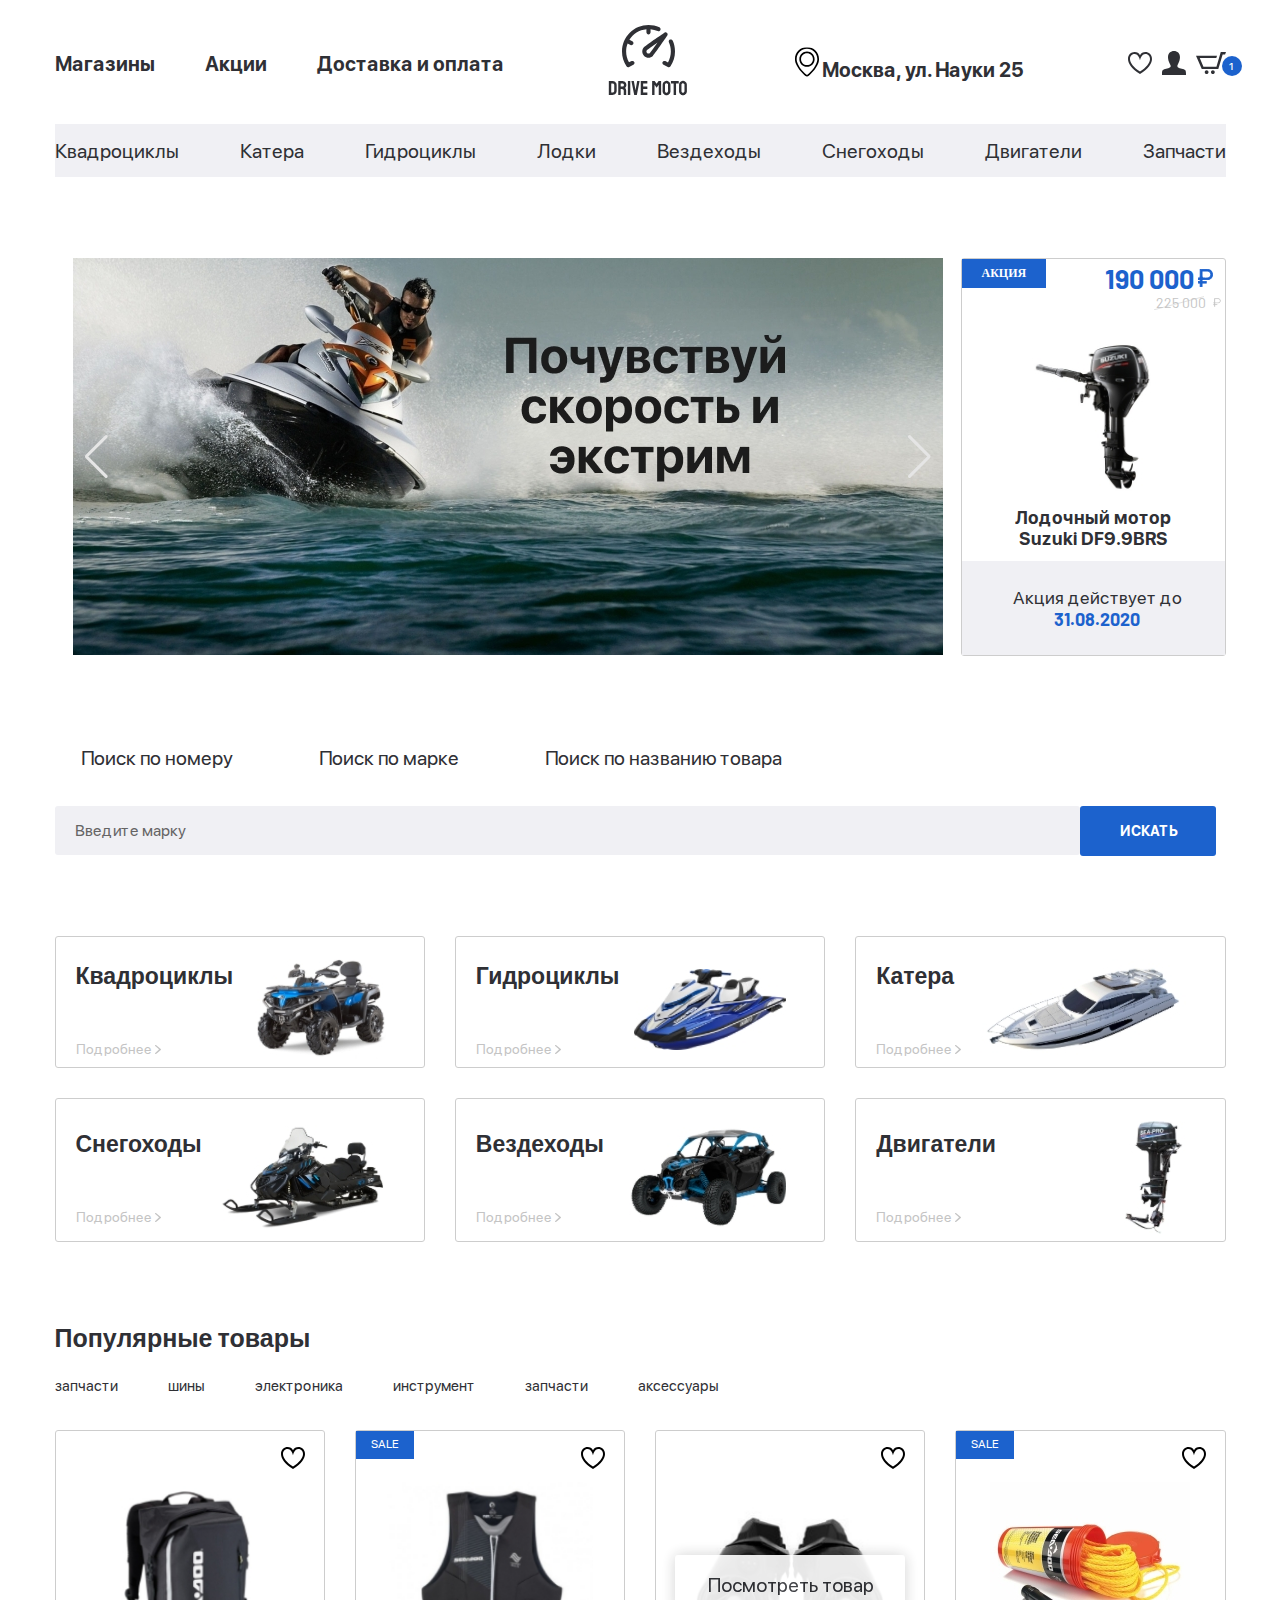
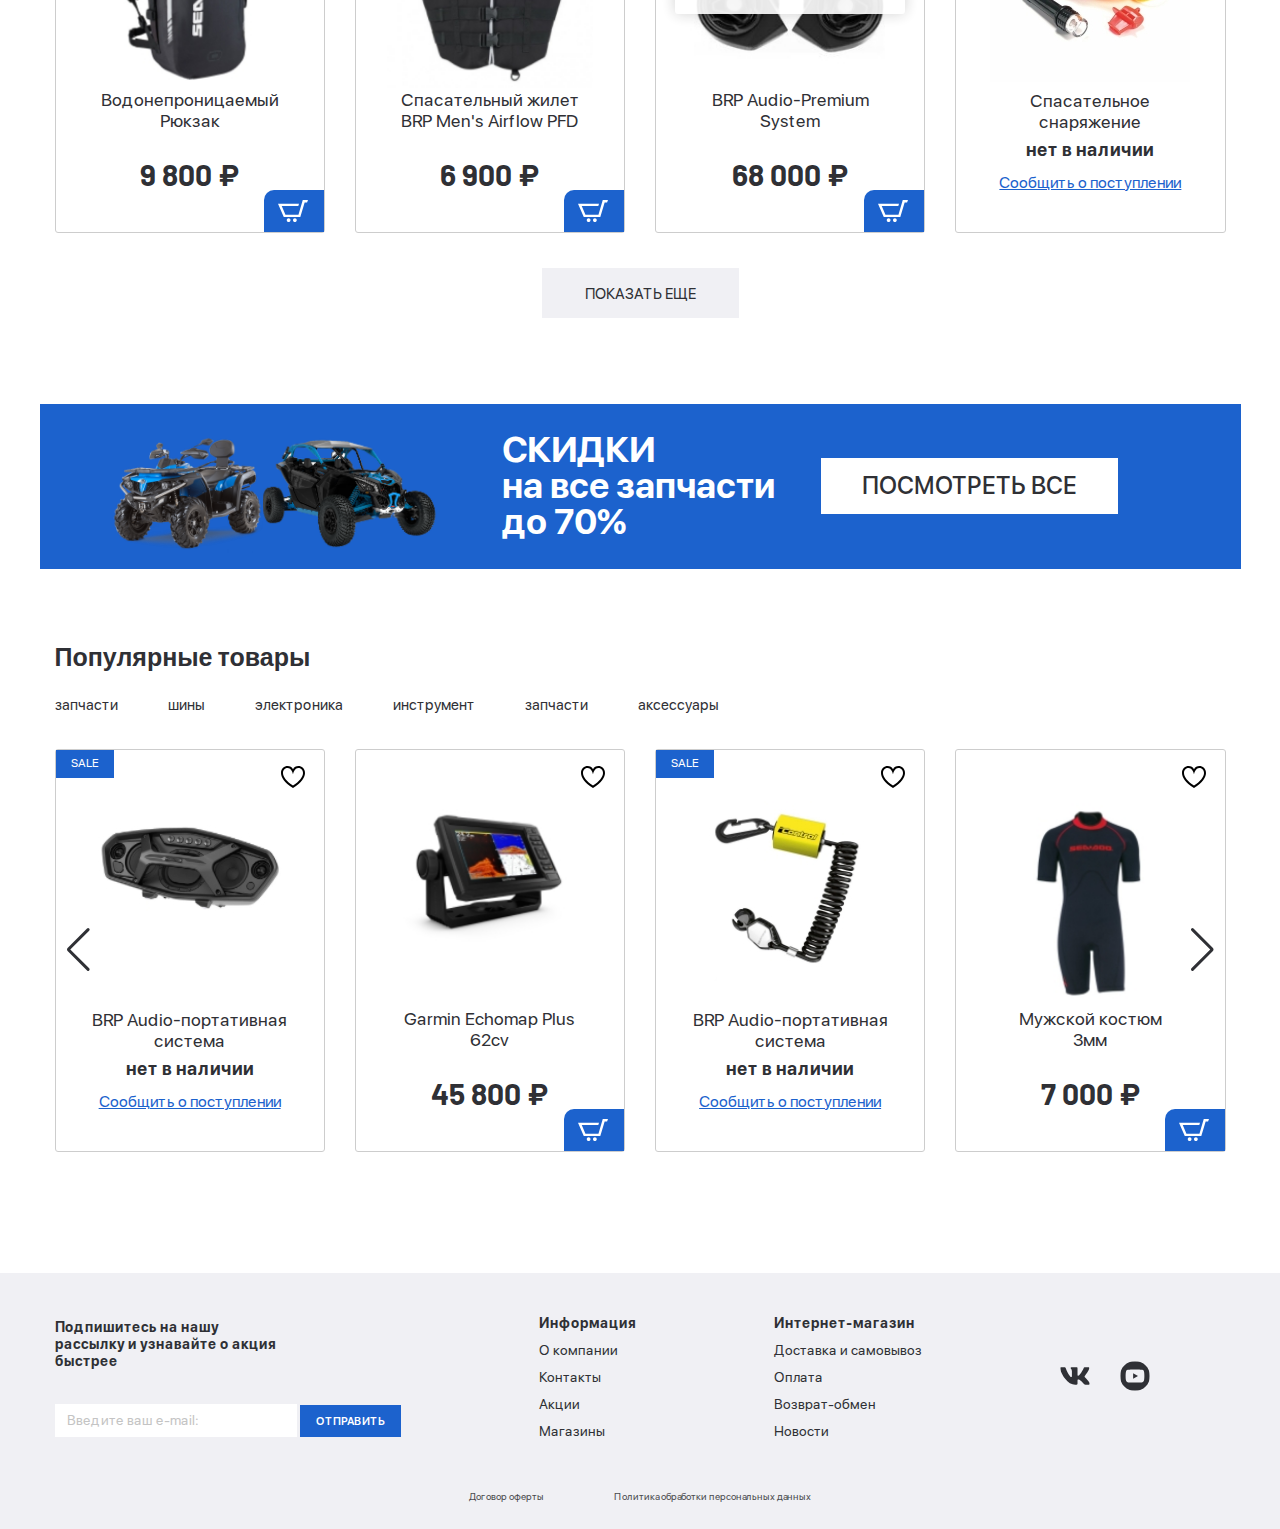
<file: index.html>
<!DOCTYPE html>
<html lang="en">
  <head>
    <meta charset="UTF-8" />
    <meta name="viewport" content="width=device-width, initial-scale=1.0" />
    <title>Document</title>
    <link
      rel="stylesheet"
      href="https://cdn.jsdelivr.net/npm/swiper@11/swiper-bundle.min.css"
    />
    <link rel="stylesheet" href="./styles/index.css" />
  </head>
  <body>
    <header class="header">
      <div class="header__top">
        <div class="wrapper header__top-wrapper">
          <nav class="header__top-nav">
            <a class="header__top-nav-link" href="">Магазины</a>
            <a class="header__top-nav-link" href="">Акции</a>
            <a class="header__top-nav-link" href="">Доставка и оплата</a>
          </nav>
          <a class="header__top-logo" href="index.html"
            ><img
              class="header__top-logo-img"
              src="assets/icons/spidometr.svg"
              alt=""
          /></a>
          <p class="header__top-adress">Москва, ул. Науки 25</p>
          <nav class="header__top-menu">
            <a class="header__top-menu-link" href=""
              ><img src="assets/icons/header-heart.svg" alt=""
            /></a>
            <a class="header__top-menu-link" href=""
              ><img src="assets/icons/header-man.svg" alt=""
            /></a>
            <a class="header__top-menu-link" href=""
              ><img src="assets/icons/header-basket.svg" alt="" /><span
                class="header__top-menu-span"
                >1</span
              ></a
            >
          </nav>
        </div>
      </div>
      <div class="header__bottom">
        <div class="wrapper header__bottom-wrapper">
          <nav class="header__bottom-menu">
            <a class="bottom-menu-link" href="">Квадроциклы</a>
            <a class="bottom-menu-link" href="">Катера</a>
            <a class="bottom-menu-link" href="catalog.html">Гидроциклы</a>
            <a class="bottom-menu-link" href="">Лодки</a>
            <a class="bottom-menu-link" href="">Вездеходы</a>
            <a class="bottom-menu-link" href="">Снегоходы</a>
            <a class="bottom-menu-link" href="">Двигатели</a>
            <a class="bottom-menu-link" href="">Запчасти</a>
          </nav>
        </div>
      </div>
    </header>
    <main class="main">
      <section class="banner-section">
        <div class="wrapper banner-section">
          <div class="swiper banner-section-swiper">
            <div class="swiper-wrapper">
              <div class="swiper-slide">
                <img
                  class="banner__section-img"
                  src="assets/img/banner-main.jpeg"
                  alt=""
                />
              </div>
              <div class="swiper-slide">
                <img
                  class="banner__section-img"
                  src="assets/img/banner-main.jpeg"
                  alt=""
                />
              </div>
              <div class="swiper-slide">
                <img
                  class="banner__section-img"
                  src="assets/img/banner-main.jpeg"
                  alt=""
                />
              </div>
            </div>
            <div class="swiper-button-prev banner_button-prev"></div>
            <div class="swiper-button-next banner_button-next"></div>
          </div>
          <div class="card banner-section__card">
            <div class="card__action">
              <p class="card__action-text">Акция</p>
            </div>
            <div class="card__prices">
              <div class="card__price">
                <p class="card__current-price">190 000</p>
                <img
                  class="card__current-icon"
                  src="assets/icons/banner-ruble-blue.svg"
                  alt=""
                />
              </div>
              <div class="card__old">
                <p class="card__old-price">225 000</p>
                <img
                  class="card__old-price-img"
                  src="assets/icons/banner-ruble-grey.svg"
                  alt=""
                />
              </div>
            </div>
            <img class="card__img" src="assets/img/banner-motor.jpeg" alt="" />
            <p class="card__title">Лодочный мотор Suzuki DF9.9BRS</p>
            <div class="card__info">
              <p class="card__info-text">Акция действует до</p>
              <p class="card__info-data">31.08.2020</p>
            </div>
          </div>
        </div>
      </section>
      <section class="search">
        <div class="wrapper search__wrapper">
          <form class="search__items">
            <label class="search__item">
              <input
                class="search__item-choice"
                type="radio"
                name="search__type"
              />
              <div class="search__item-text">Поиск по номеру</div>
            </label>
            <label class="search__item">
              <input
                class="search__item-choice"
                type="radio"
                name="search__type"
              />
              <div class="search__item-text">Поиск по марке</div>
            </label>
            <label class="search__item">
              <input
                class="search__item-choice"
                type="radio"
                name="search__type"
              />
              <div class="search__item-text">Поиск по названию товара</div>
            </label>
          </form>
          <div class="searh__form">
            <input
              class="searh__form-search"
              type="text"
              value="Введите марку"
            />
            <button class="searh__form-btn">Искать</button>
          </div>
        </div>
      </section>
      <section class="goods">
        <div class="wrapper goods__wrapper">
          <div class="good__item-list">
            <div class="good__item">
              <div class="good__item-content">
                <h3 class="good__item-content-title">Квадроциклы</h3>
                <a class="good__item-content-link" href="">Подробнее</a>
              </div>
              <img class="good__item-img" src="assets/img/goods1.jpeg" alt="" />
            </div>
            <div class="good__item">
              <div class="good__item-content">
                <h3 class="good__item-content-title">Гидроциклы</h3>
                <a class="good__item-content-link" href="">Подробнее</a>
              </div>
              <img class="good__item-img" src="assets/img/goods2.jpeg" alt="" />
            </div>
            <div class="good__item">
              <div class="good__item-content">
                <h3 class="good__item-content-title">Катера</h3>
                <a class="good__item-content-link" href="">Подробнее</a>
              </div>
              <img class="good__item-img" src="assets/img/goods3.jpeg" alt="" />
            </div>
            <div class="good__item">
              <div class="good__item-content">
                <h3 class="good__item-content-title">Снегоходы</h3>
                <a class="good__item-content-link" href="">Подробнее</a>
              </div>
              <img class="good__item-img" src="assets/img/goods4.jpeg" alt="" />
            </div>
            <div class="good__item">
              <div class="good__item-content">
                <h3 class="good__item-content-title">Вездеходы</h3>
                <a class="good__item-content-link" href="">Подробнее</a>
              </div>
              <img class="good__item-img" src="assets/img/goods5.jpeg" alt="" />
            </div>
            <div class="good__item">
              <div class="good__item-content">
                <h3 class="good__item-content-title">Двигатели</h3>
                <a class="good__item-content-link" href="">Подробнее</a>
              </div>
              <img class="good__item-img" src="assets/img/goods6.jpeg" alt="" />
            </div>
          </div>
        </div>
      </section>
      <section class="product">
        <div class="wrapper product__wrapper">
          <h2 class="product__title">Популярные товары</h2>
          <ul class="product__menu">
            <li class="product__menu-item">
              <a class="product__menu-item-link" href="">запчасти</a>
            </li>
            <li class="product__menu-item">
              <a class="product__menu-item-link" href="">шины</a>
            </li>
            <li class="product__menu-item">
              <a class="product__menu-item-link" href="">электроника</a>
            </li>
            <li class="product__menu-item">
              <a class="product__menu-item-link" href="">инструмент</a>
            </li>
            <li class="product__menu-item">
              <a class="product__menu-item-link" href="">запчасти</a>
            </li>
            <li class="product__menu-item">
              <a class="product__menu-item-link" href="">аксессуары</a>
            </li>
          </ul>
          <div class="swiper product__cards">
            <div class="swiper-wrapper">
              <div class="swiper-slide">
                <div class="product__card">
                  <img
                    class="product__card-heart"
                    src="assets/icons/product-heart.svg"
                    alt=""
                  />
                  <img
                    class="product__card-img"
                    src="assets/img/product1.jpeg"
                    alt=""
                  />
                  <h4 class="product__card-title">Водонепроницаемый Рюкзак</h4>
                  <p class="product__card-price-text">9 800 ₽</p>
                  <div class="product__card-basket">
                    <img
                      class="product__card-basket-img"
                      src="assets/icons/product-basket.svg"
                      alt=""
                    />
                  </div>
                </div>
              </div>
              <div class="swiper-slide">
                <div class="product__card">
                  <div class="product__card-sale">sale</div>
                  <img
                    class="product__card-heart"
                    src="assets/icons/product-heart.svg"
                    alt=""
                  />
                  <img
                    class="product__card-img"
                    src="assets/img/product2.jpeg"
                    alt=""
                  />
                  <h4 class="product__card-title">
                    Спасательный жилет BRP Men's Airflow PFD
                  </h4>
                  <p class="product__card-price-text">6 900 ₽</p>
                  <div class="product__card-basket">
                    <img
                      class="product__card-basket-img"
                      src="assets/icons/product-basket.svg"
                      alt=""
                    />
                  </div>
                </div>
              </div>
              <div class="swiper-slide">
                <div class="product__card">
                  <a class="product__vision" href="">Посмотреть товар</a>
                  <img
                    class="product__card-heart"
                    src="assets/icons/product-heart.svg"
                    alt=""
                  />
                  <img
                    class="product__card-img"
                    src="assets/img/product3.jpeg"
                    alt=""
                  />
                  <h4 class="product__card-title">BRP Audio-Premium System</h4>
                  <p class="product__card-price-text">68 000 ₽</p>
                  <div class="product__card-basket">
                    <img
                      class="product__card-basket-img"
                      src="assets/icons/product-basket.svg"
                      alt=""
                    />
                  </div>
                </div>
              </div>
              <div class="swiper-slide">
                <div class="product__card-absent">
                  <div class="product__card-sale-absent">sale</div>
                  <img
                    class="product__card-heart-absent"
                    src="assets/icons/product-heart.svg"
                    alt=""
                  />
                  <img
                    class="product__card-absent-img"
                    src="assets/img/product4.jpeg"
                    alt=""
                  />
                  <h4 class="product__card-title-absent">
                    Спасательное снаряжение
                  </h4>
                  <p class="product__card-price-text-absent">нет в наличии</p>
                  <a class="product__card-price-link-absent" href=""
                    >Сообщить о поступлении</a
                  >
                </div>
              </div>
              <div class="swiper-slide">
                <div class="product__card">
                  <a class="product__vision" href="">Посмотреть товар</a>
                  <img
                    class="product__card-heart"
                    src="assets/icons/product-heart.svg"
                    alt=""
                  />
                  <img
                    class="product__card-img"
                    src="assets/img/product3.jpeg"
                    alt=""
                  />
                  <h4 class="product__card-title">BRP Audio-Premium System</h4>
                  <p class="product__card-price-text">68 000 ₽</p>
                  <div class="product__card-basket">
                    <img
                      class="product__card-basket-img"
                      src="assets/icons/product-basket.svg"
                      alt=""
                    />
                  </div>
                </div>
              </div>
            </div>
            <div class="swiper-button-card-prev"></div>
            <div class="swiper-button-card-next"></div>
          </div>
          <div class="product__btn">
            <a class="product__btn-button" href="">Показать еще</a>
          </div>
        </div>
      </section>
      <section class="sale">
        <div class="wrapper sale__wrapper">
          <h2 class="sale__title">
            <span class="sale__title-span">Скидки</span><br />
            на все запчасти до 70%
          </h2>
          <a class="sale__link" href="">Посмотреть все</a>
        </div>
      </section>
      <section class="product">
        <div class="wrapper product__wrapper">
          <h2 class="product__title">Популярные товары</h2>
          <ul class="product__menu">
            <li class="product__menu-item">
              <a class="product__menu-item-link" href="">запчасти</a>
            </li>
            <li class="product__menu-item">
              <a class="product__menu-item-link" href="">шины</a>
            </li>
            <li class="product__menu-item">
              <a class="product__menu-item-link" href="">электроника</a>
            </li>
            <li class="product__menu-item">
              <a class="product__menu-item-link" href="">инструмент</a>
            </li>
            <li class="product__menu-item">
              <a class="product__menu-item-link" href="">запчасти</a>
            </li>
            <li class="product__menu-item">
              <a class="product__menu-item-link" href="">аксессуары</a>
            </li>
          </ul>
          <div class="swiper product__cards">
            <div class="swiper-wrapper">
              <div class="swiper-slide">
                <div class="product__card-absent">
                  <div class="product__card-sale-absent">sale</div>
                  <img
                    class="product__card-heart-absent"
                    src="assets/icons/product-heart.svg"
                    alt=""
                  />
                  <img
                    class="product__card-absent-img"
                    src="assets/img/add1.jpeg"
                    alt=""
                  />
                  <h4 class="product__card-title-absent">
                    BRP Audio-портативная система
                  </h4>
                  <p class="product__card-price-text-absent">нет в наличии</p>
                  <a class="product__card-price-link-absent" href=""
                    >Сообщить о поступлении</a
                  >
                </div>
              </div>
              <div class="swiper-slide">
                <div class="product__card">
                  <img
                    class="product__card-heart"
                    src="assets/icons/product-heart.svg"
                    alt=""
                  />
                  <img
                    class="product__card-img"
                    src="assets/img/add2.jpeg"
                    alt=""
                  />
                  <h4 class="product__card-title">Garmin Echomap Plus 62cv</h4>
                  <p class="product__card-price-text">45 800 ₽</p>
                  <div class="product__card-basket">
                    <img
                      class="product__card-basket-img"
                      src="assets/icons/product-basket.svg"
                      alt=""
                    />
                  </div>
                </div>
              </div>
              <div class="swiper-slide">
                <div class="product__card-absent">
                  <div class="product__card-sale-absent">sale</div>
                  <img
                    class="product__card-heart-absent"
                    src="assets/icons/product-heart.svg"
                    alt=""
                  />
                  <img
                    class="product__card-absent-img"
                    src="assets/img/add3.jpeg"
                    alt=""
                  />
                  <h4 class="product__card-title-absent">
                    BRP Audio-портативная система
                  </h4>
                  <p class="product__card-price-text-absent">нет в наличии</p>
                  <a class="product__card-price-link-absent" href=""
                    >Сообщить о поступлении</a
                  >
                </div>
              </div>
              <div class="swiper-slide">
                <div class="product__card">
                  <img
                    class="product__card-heart"
                    src="assets/icons/product-heart.svg"
                    alt=""
                  />
                  <img
                    class="product__card-img"
                    src="assets/img/add4.jpeg"
                    alt=""
                  />
                  <h4 class="product__card-title">
                    Мужской костюм<br />
                    3мм
                  </h4>
                  <p class="product__card-price-text">7 000 ₽</p>
                  <div class="product__card-basket">
                    <img
                      class="product__card-basket-img"
                      src="assets/icons/product-basket.svg"
                      alt=""
                    />
                  </div>
                </div>
              </div>
              <div class="swiper-slide">
                <div class="product__card">
                  <img
                    class="product__card-heart"
                    src="assets/icons/product-heart.svg"
                    alt=""
                  />
                  <img
                    class="product__card-img"
                    src="assets/img/add4.jpeg"
                    alt=""
                  />
                  <h4 class="product__card-title">
                    Мужской костюм<br />
                    3мм
                  </h4>
                  <p class="product__card-price-text">7 000 ₽</p>
                  <div class="product__card-basket">
                    <img
                      class="product__card-basket-img"
                      src="assets/icons/product-basket.svg"
                      alt=""
                    />
                  </div>
                </div>
              </div>
            </div>
            <div class="swiper-button-prev product__card-prev"></div>
            <div class="swiper-button-next product__card-next"></div>
          </div>
        </div>
      </section>
    </main>
    <footer class="footer">
      <div class="footer__top">
        <div class="wrapper footer__top-wrapper">
          <div class="footer__top-sign">
            <h3 class="footer__top-sign-title">
              Подпишитесь на нашу рассылку и узнавайте о акция быстрее
            </h3>
            <div class="footer__top-sign-mail">
              <input
                class="footer__top-sign-mail-text"
                type="text"
                value="Введите ваш e-mail:"
              />
              <button class="footer__top-sign-mail-send">Отправить</button>
            </div>
          </div>
          <div class="footer__top-item">
            <h4 class="footer__top-item-title">Информация</h4>
            <a class="footer__top-item-link" href="">О компании</a>
            <a class="footer__top-item-link" href="">Контакты</a>
            <a class="footer__top-item-link" href="">Акции</a>
            <a class="footer__top-item-link" href="">Магазины</a>
          </div>
          <div class="footer__top-item">
            <h4 class="footer__top-item-title">Интернет-магазин</h4>
            <a class="footer__top-item-link" href="">Доставка и самовывоз</a>
            <a class="footer__top-item-link" href="">Оплата</a>
            <a class="footer__top-item-link" href="">Возврат-обмен</a>
            <a class="footer__top-item-link" href="">Новости</a>
          </div>
          <div class="footer__top-social">
            <a class="footer__top-social-link" href=""
              ><img
                class="footer__top-social-link-img"
                src="assets/icons/footer-vk.svg"
                alt=""
            /></a>
            <a class="footer__top-social-link" href=""
              ><img
                class="footer__top-social-link-img"
                src="assets/icons/footer-yt.svg"
                alt=""
            /></a>
          </div>
        </div>
      </div>
      <div class="footer__bottom">
        <div class="wrapper footer__bottom-wrapper">
          <a class="footer__bottom-link" href="">Договор оферты</a>
          <a class="footer__bottom-link" href=""
            >Политика обработки персональных данных</a
          >
        </div>
      </div>
    </footer>
    <script src="https://cdn.jsdelivr.net/npm/swiper@11/swiper-bundle.min.js"></script>
    <script src="./swiper.js"></script>
  </body>
</html>
</file>
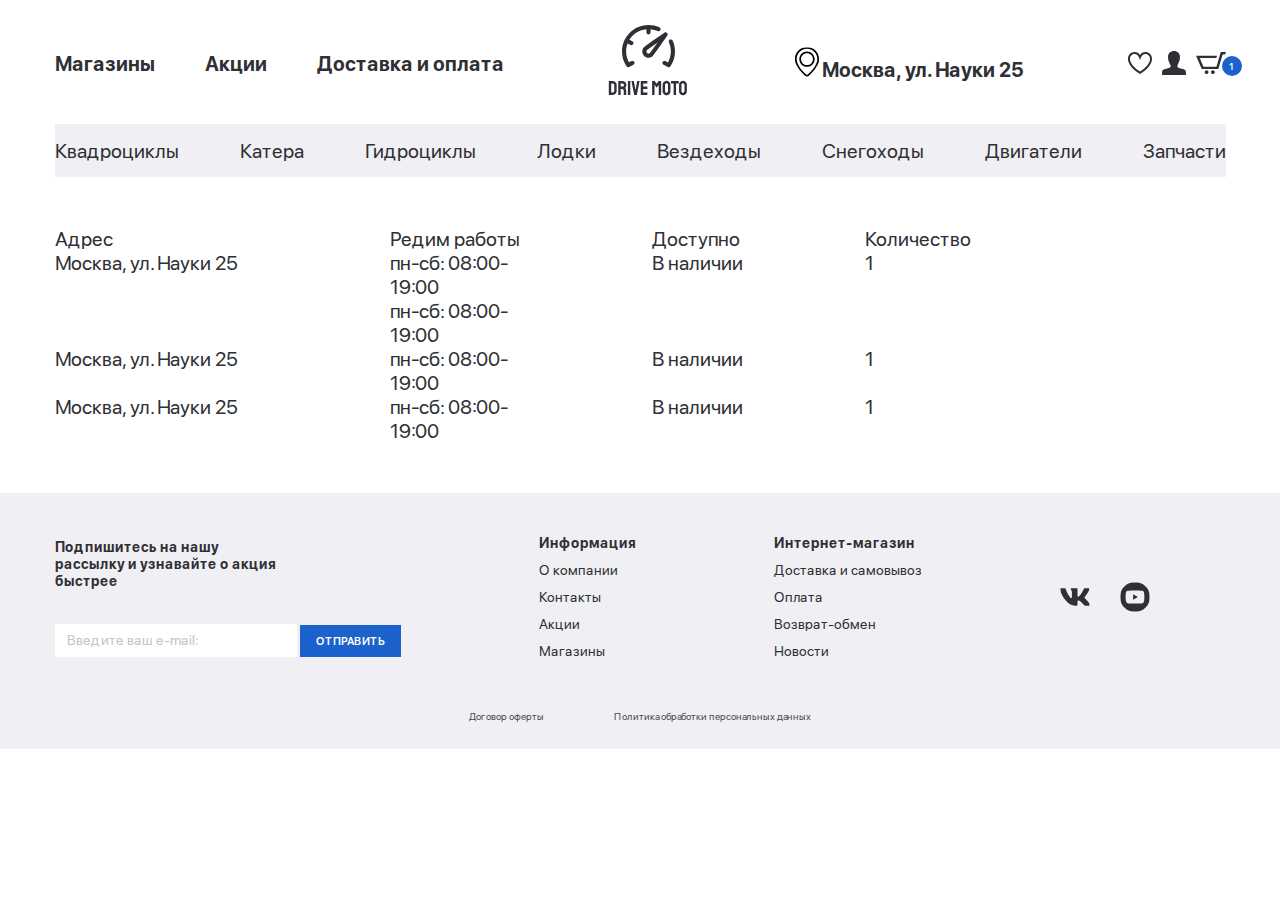
<file: jet.html>
<!DOCTYPE html>
<html lang="en">

<head>
  <meta charset="UTF-8" />
  <meta name="viewport" content="width=device-width, initial-scale=1.0" />
  <title>Document</title>
  <link rel="stylesheet" href="https://cdn.jsdelivr.net/npm/swiper@11/swiper-bundle.min.css" />
  <link rel="stylesheet" href="./styles/index.css" />
</head>

<body>
  <header class="header">
    <div class="header__top">
      <div class="wrapper header__top-wrapper">
        <nav class="header__top-nav">
          <a class="header__top-nav-link" href="">Магазины</a>
          <a class="header__top-nav-link" href="">Акции</a>
          <a class="header__top-nav-link" href="">Доставка и оплата</a>
        </nav>
        <a class="header__top-logo" href="index.html"><img class="header__top-logo-img" src="assets/icons/spidometr.svg"
            alt="" /></a>
        <p class="header__top-adress">Москва, ул. Науки 25</p>
        <nav class="header__top-menu">
          <a class="header__top-menu-link" href=""><img src="assets/icons/header-heart.svg" alt="" /></a>
          <a class="header__top-menu-link" href=""><img src="assets/icons/header-man.svg" alt="" /></a>
          <a class="header__top-menu-link" href=""><img src="assets/icons/header-basket.svg" alt="" /><span
              class="header__top-menu-span">1</span></a>
        </nav>
      </div>
    </div>
    <div class="header__bottom">
      <div class="wrapper header__bottom-wrapper">
        <nav class="header__bottom-menu">
          <a class="bottom-menu-link" href="">Квадроциклы</a>
          <a class="bottom-menu-link" href="">Катера</a>
          <a class="bottom-menu-link" href="catalog.html">Гидроциклы</a>
          <a class="bottom-menu-link" href="">Лодки</a>
          <a class="bottom-menu-link" href="">Вездеходы</a>
          <a class="bottom-menu-link" href="">Снегоходы</a>
          <a class="bottom-menu-link" href="">Двигатели</a>
          <a class="bottom-menu-link" href="">Запчасти</a>
        </nav>
      </div>
    </div>
  </header>
  <main class="main">
    <section class="product-section">
      <div class="wrapper product-section__wrapper">
        <div class="table">
          <div class="table__header">
            <div class="table__row">
              <div class="table__cell">Адрес</div>
              <div class="table__cell">Редим работы</div>
              <div class="table__cell">Доступно</div>
              <div class="table__cell">Количество</div>
            </div>
          </div>
          <div class="table__body">
            <div class="table__row">
              <div class="table__cell">Москва, ул. Науки 25</div>
              <div class="table__cell table__cell-call">
                <p>пн-сб: 08:00-19:00</p>
                <p>пн-сб: 08:00-19:00</p>
              </div>

              <div class="table__cell">В наличии</div>
              <div class="table__cell">1</div>
              <div class="table__cell"></div>
            </div>
            <div class="table__row">
              <div class="table__cell">Москва, ул. Науки 25</div>
              <div class="table__cell">пн-сб: 08:00-19:00</div>
              <div class="table__cell">В наличии</div>
              <div class="table__cell">1</div>
              <div class="table__cell"></div>
            </div>
            <div class="table__row">
              <div class="table__cell">Москва, ул. Науки 25</div>
              <div class="table__cell">пн-сб: 08:00-19:00</div>
              <div class="table__cell">В наличии</div>
              <div class="table__cell">1</div>
              <div class="table__cell"></div>
            </div>
          </div>
        </div>

      </div>
    </section>


  </main>
  <footer class="footer">
    <div class="footer__top">
      <div class="wrapper footer__top-wrapper">
        <div class="footer__top-sign">
          <h3 class="footer__top-sign-title">
            Подпишитесь на нашу рассылку и узнавайте о акция быстрее
          </h3>
          <div class="footer__top-sign-mail">
            <input class="footer__top-sign-mail-text" type="text" value="Введите ваш e-mail:" />
            <button class="footer__top-sign-mail-send">Отправить</button>
          </div>
        </div>
        <div class="footer__top-item">
          <h4 class="footer__top-item-title">Информация</h4>
          <a class="footer__top-item-link" href="">О компании</a>
          <a class="footer__top-item-link" href="">Контакты</a>
          <a class="footer__top-item-link" href="">Акции</a>
          <a class="footer__top-item-link" href="">Магазины</a>
        </div>
        <div class="footer__top-item">
          <h4 class="footer__top-item-title">Интернет-магазин</h4>
          <a class="footer__top-item-link" href="">Доставка и самовывоз</a>
          <a class="footer__top-item-link" href="">Оплата</a>
          <a class="footer__top-item-link" href="">Возврат-обмен</a>
          <a class="footer__top-item-link" href="">Новости</a>
        </div>
        <div class="footer__top-social">
          <a class="footer__top-social-link" href=""><img class="footer__top-social-link-img"
              src="assets/icons/footer-vk.svg" alt="" /></a>
          <a class="footer__top-social-link" href=""><img class="footer__top-social-link-img"
              src="assets/icons/footer-yt.svg" alt="" /></a>
        </div>
      </div>
    </div>
    <div class="footer__bottom">
      <div class="wrapper footer__bottom-wrapper">
        <a class="footer__bottom-link" href="">Договор оферты</a>
        <a class="footer__bottom-link" href="">Политика обработки персональных данных</a>
      </div>
    </div>
  </footer>
  <script src="https://cdn.jsdelivr.net/npm/swiper@11/swiper-bundle.min.js"></script>
  <script src="./swiper.js"></script>
</body>

</html>
</file>
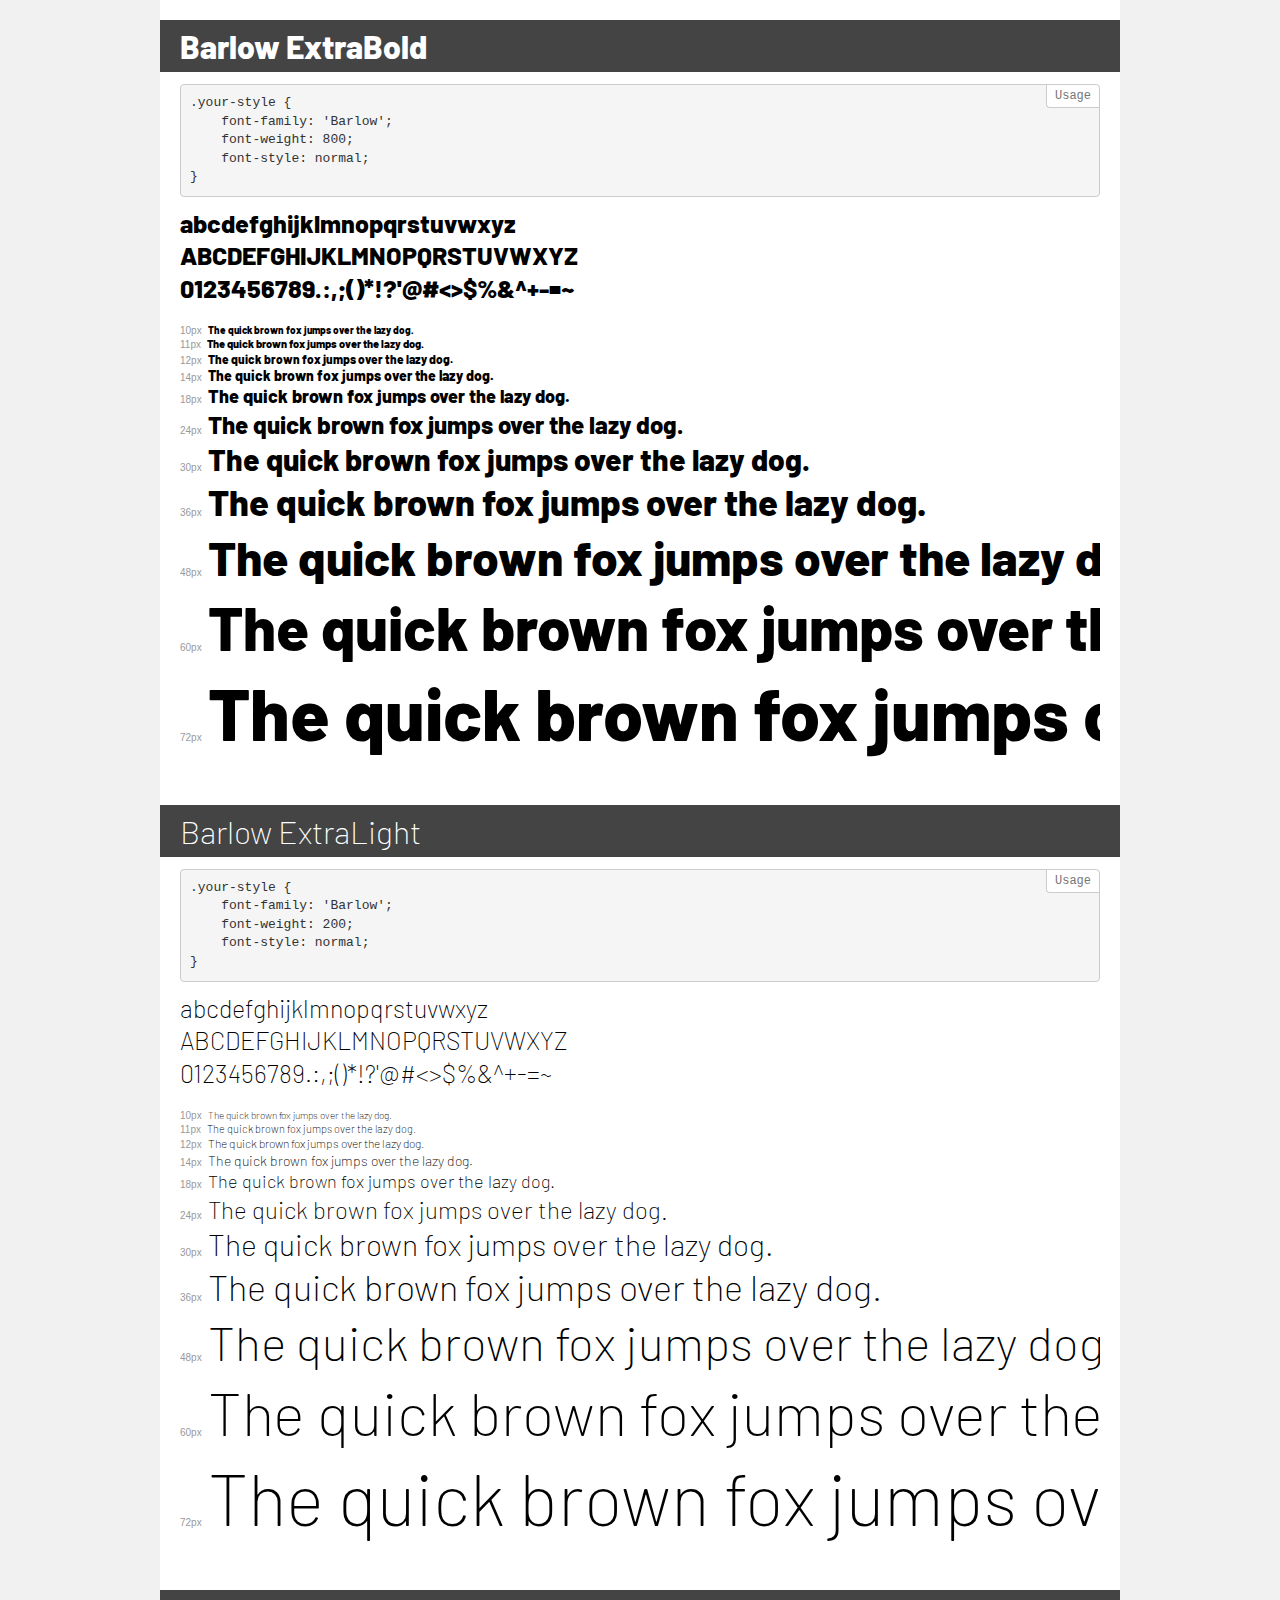
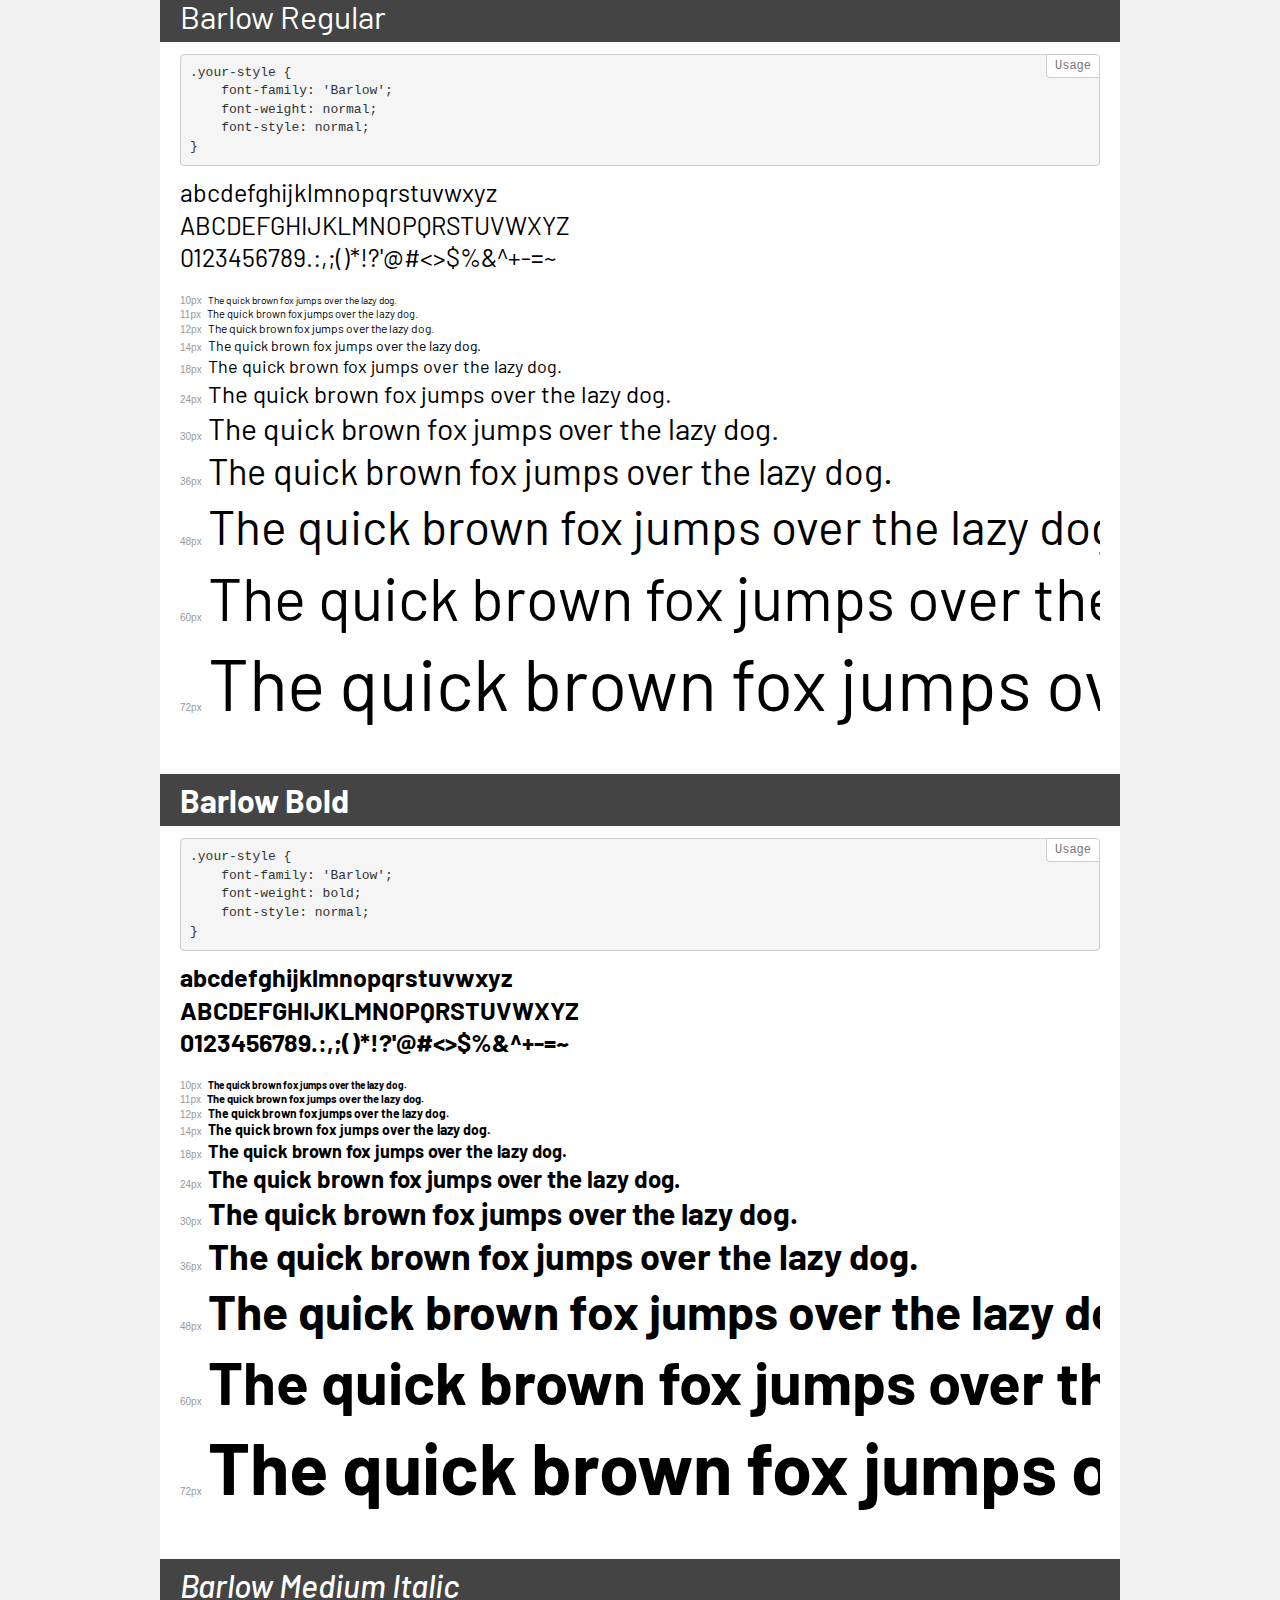
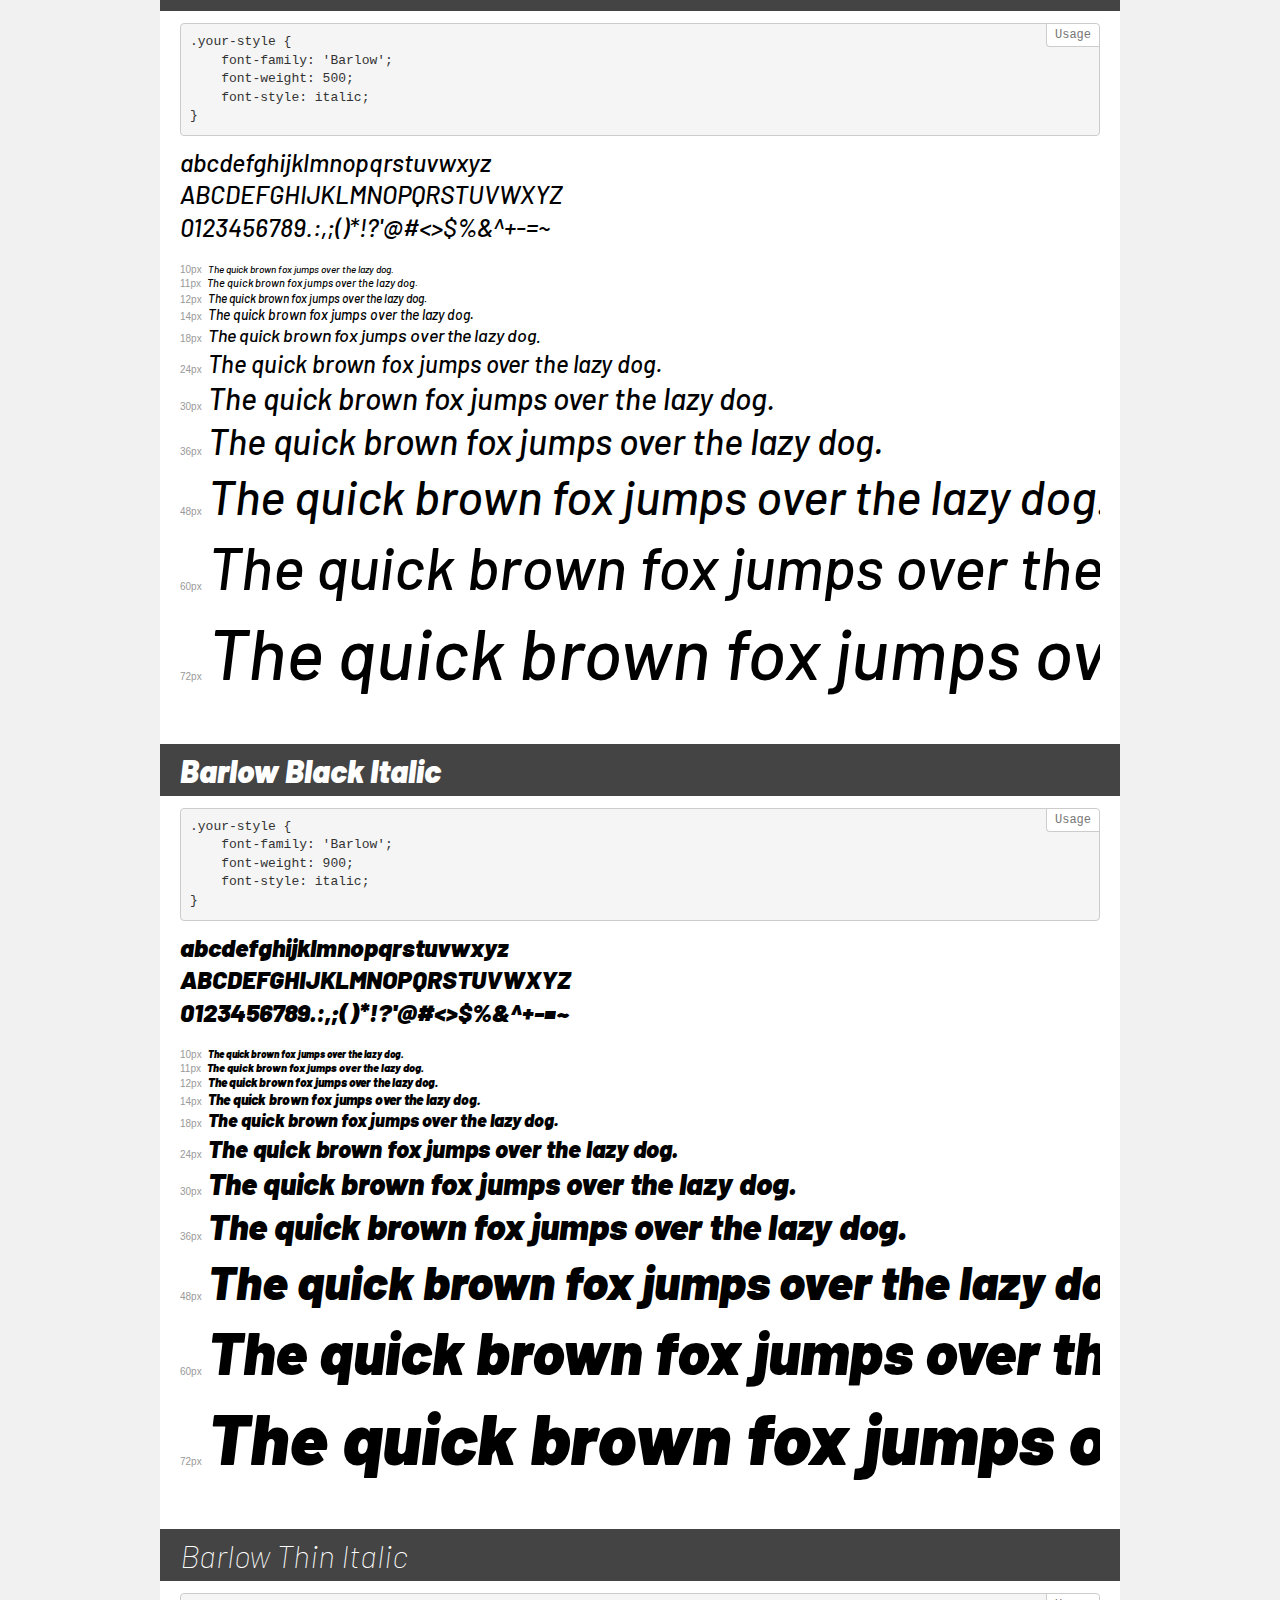
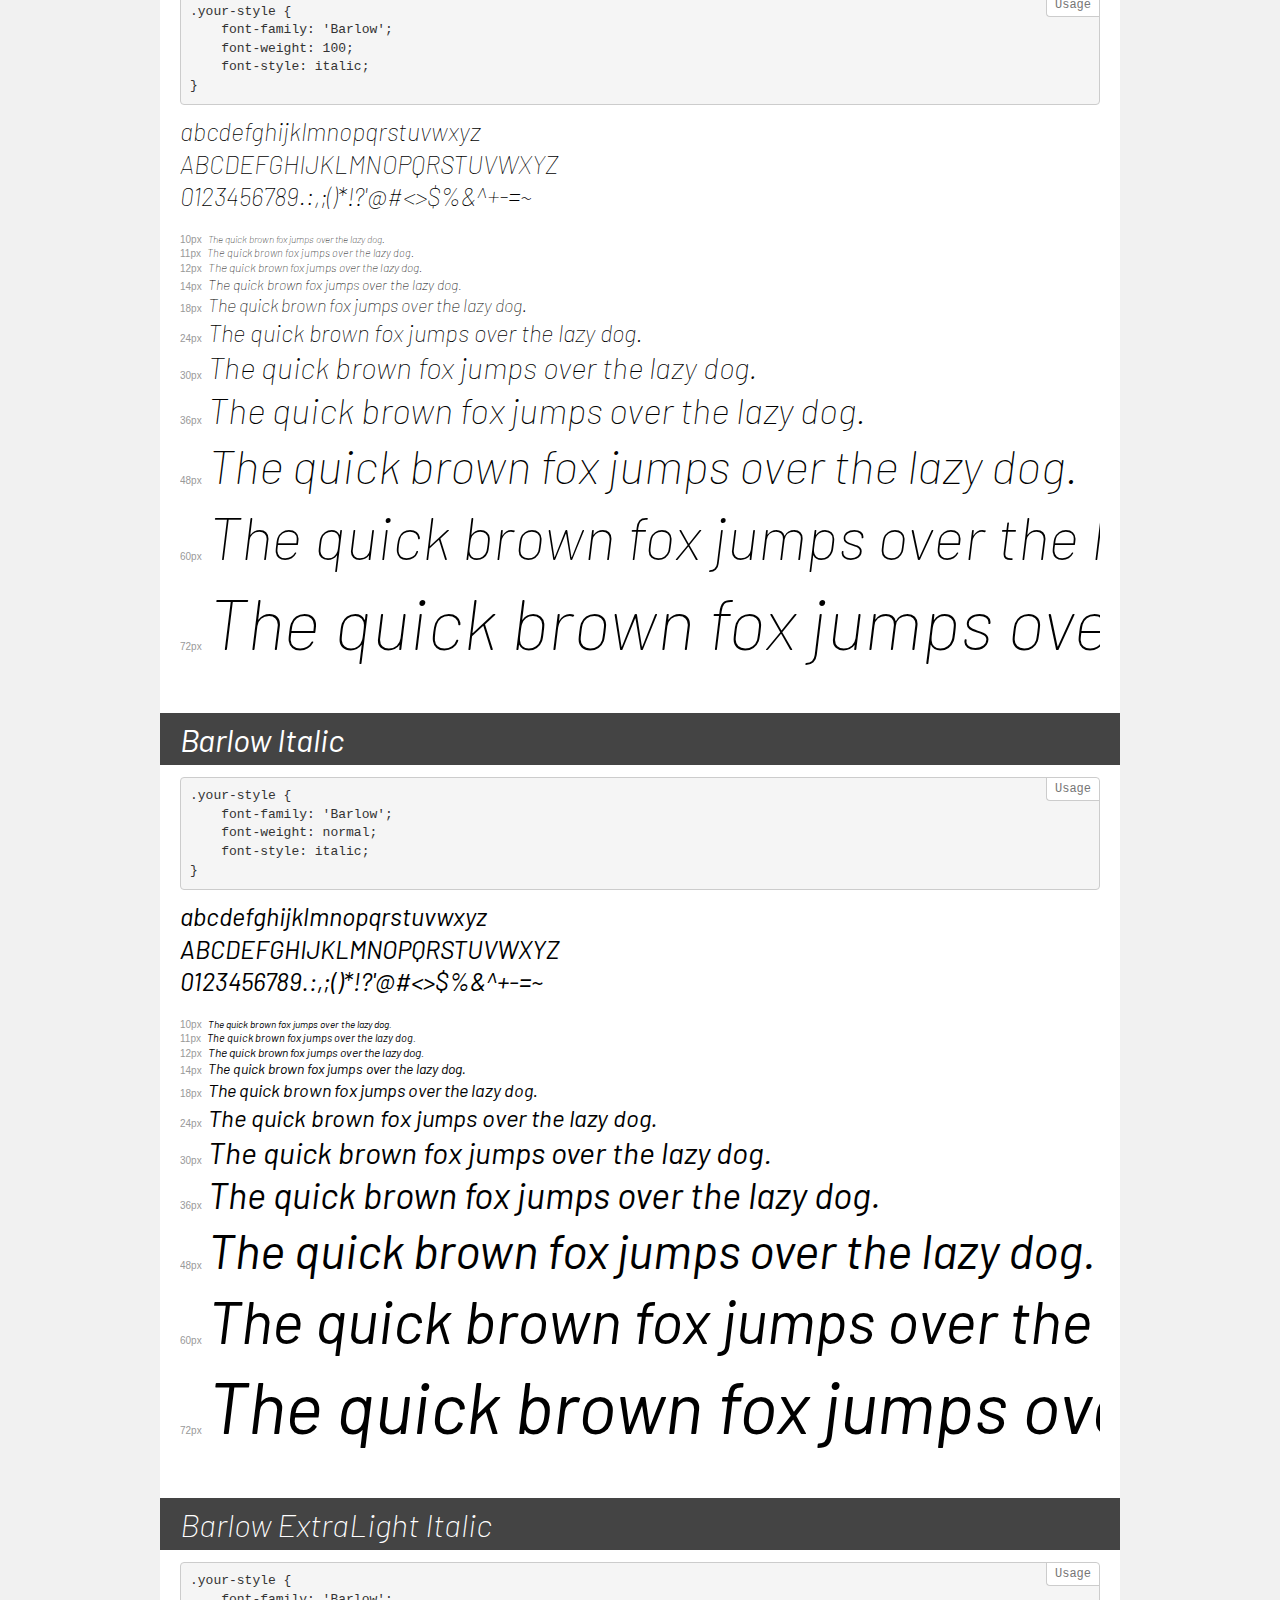
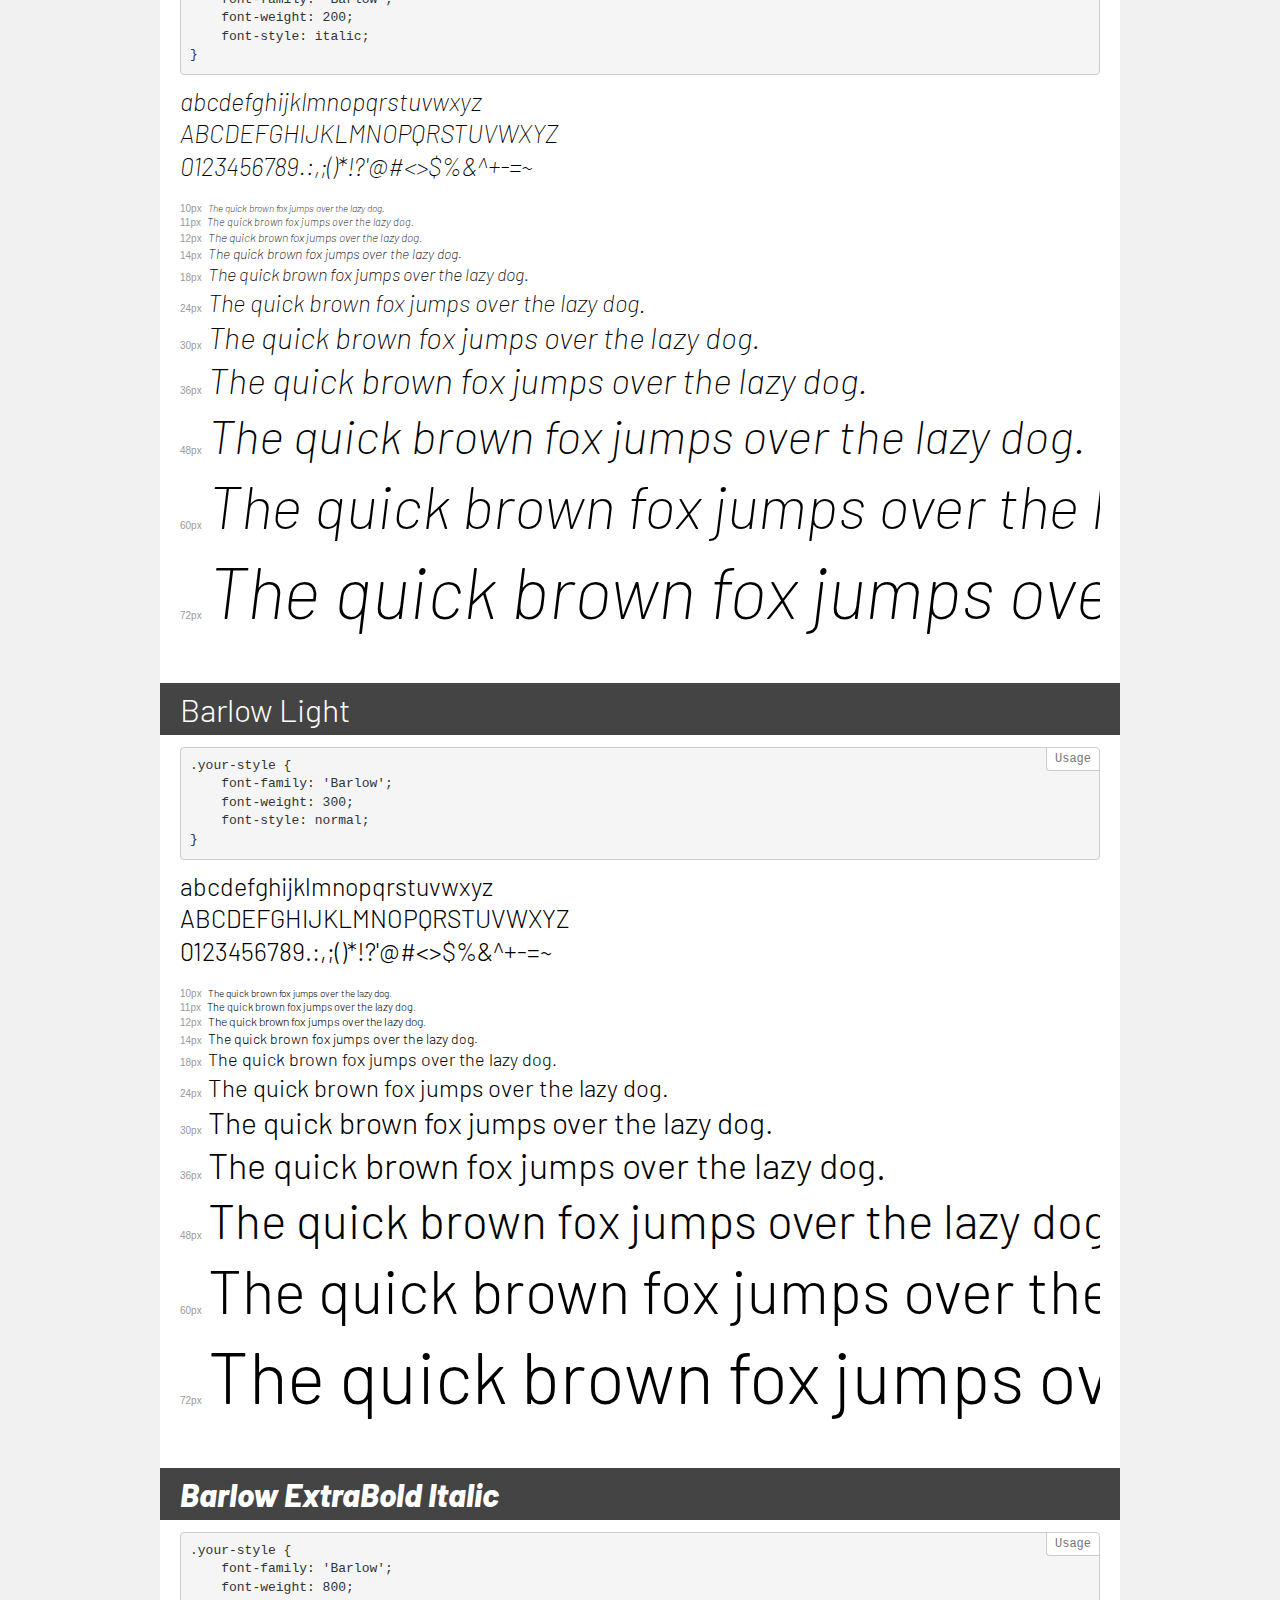
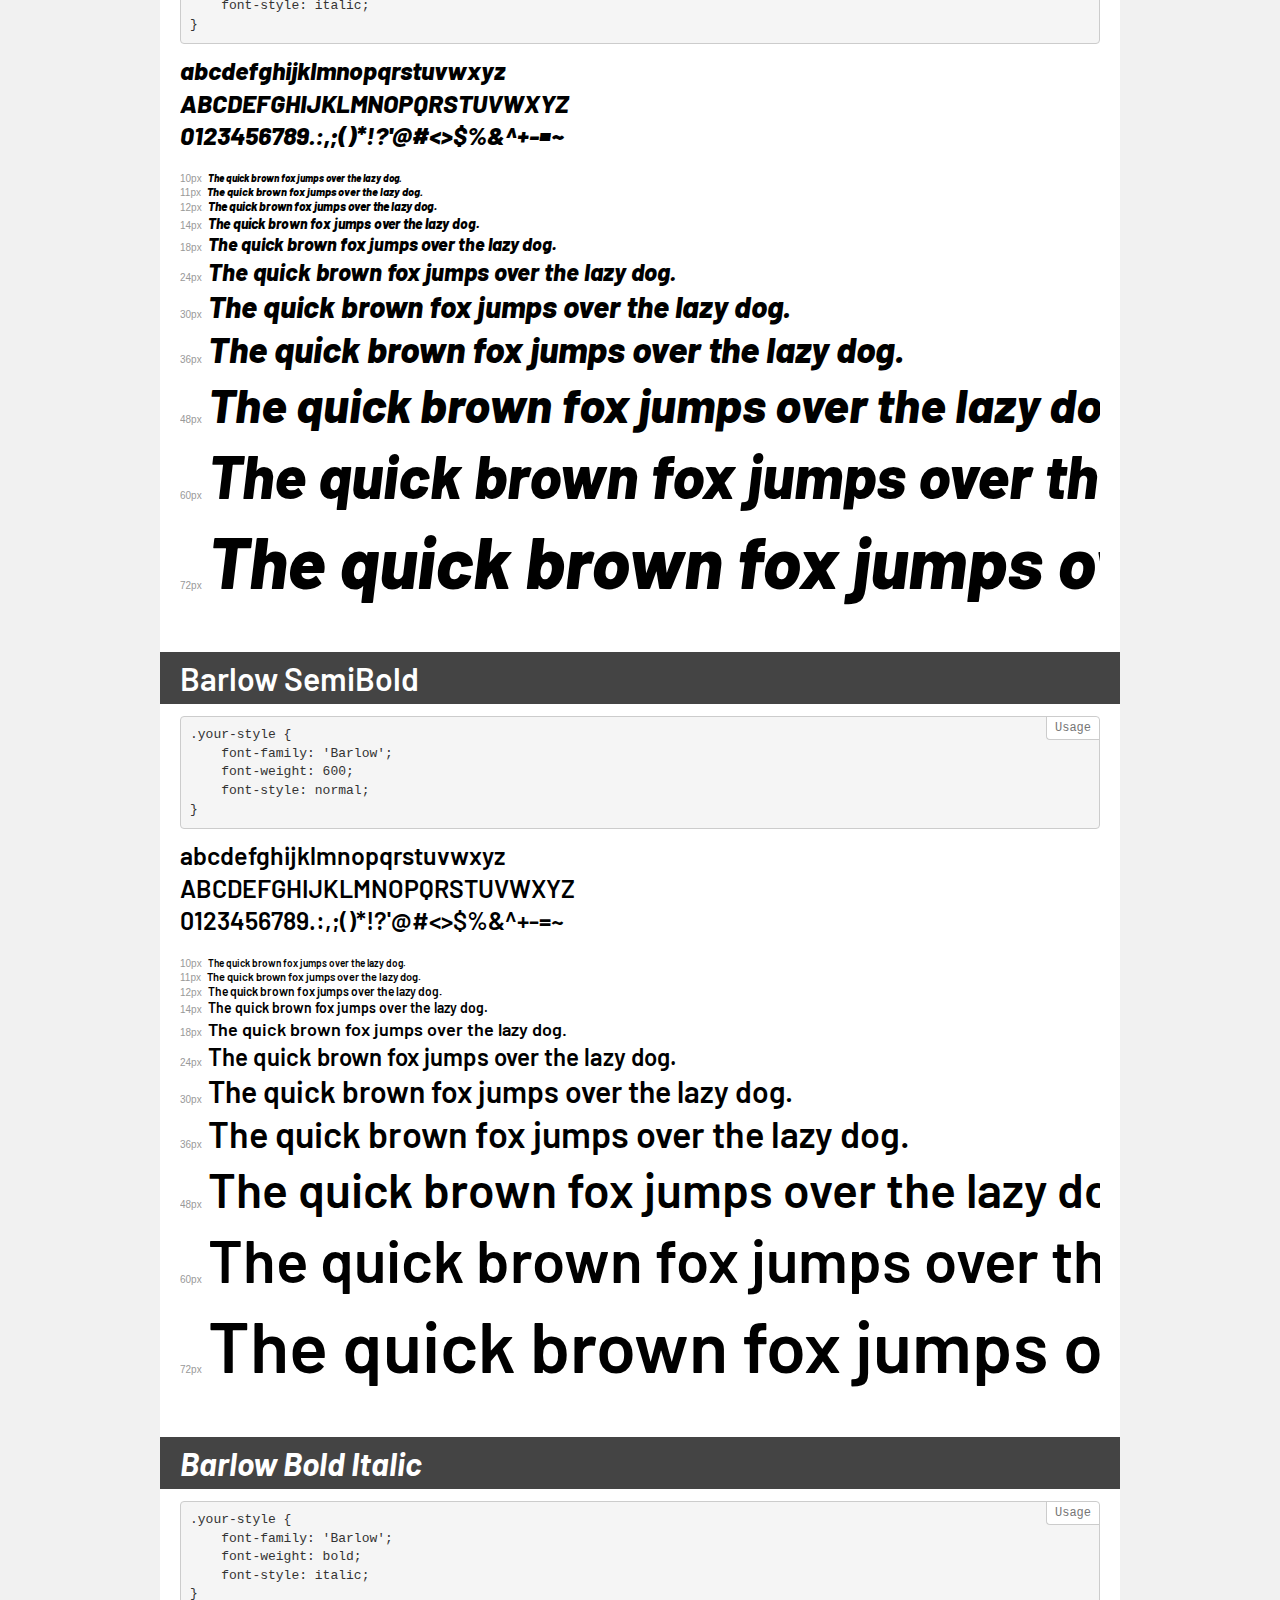
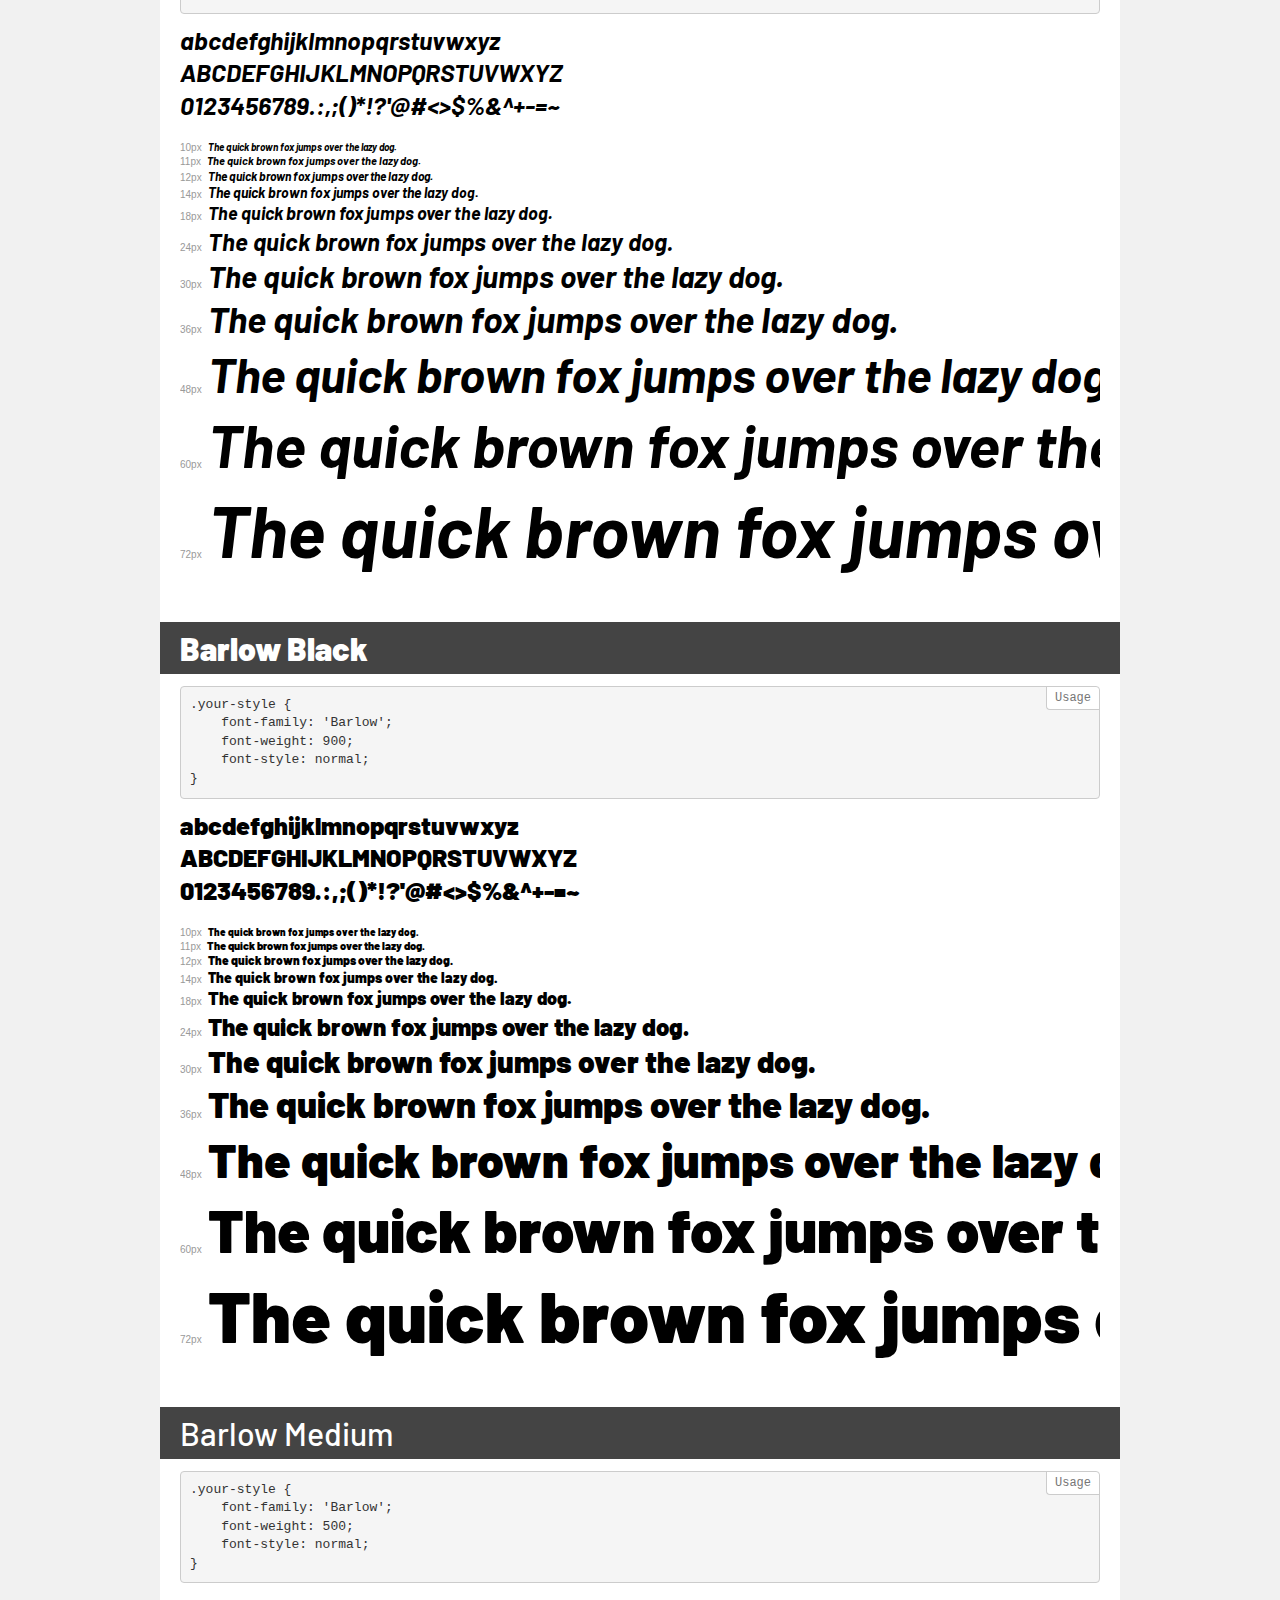
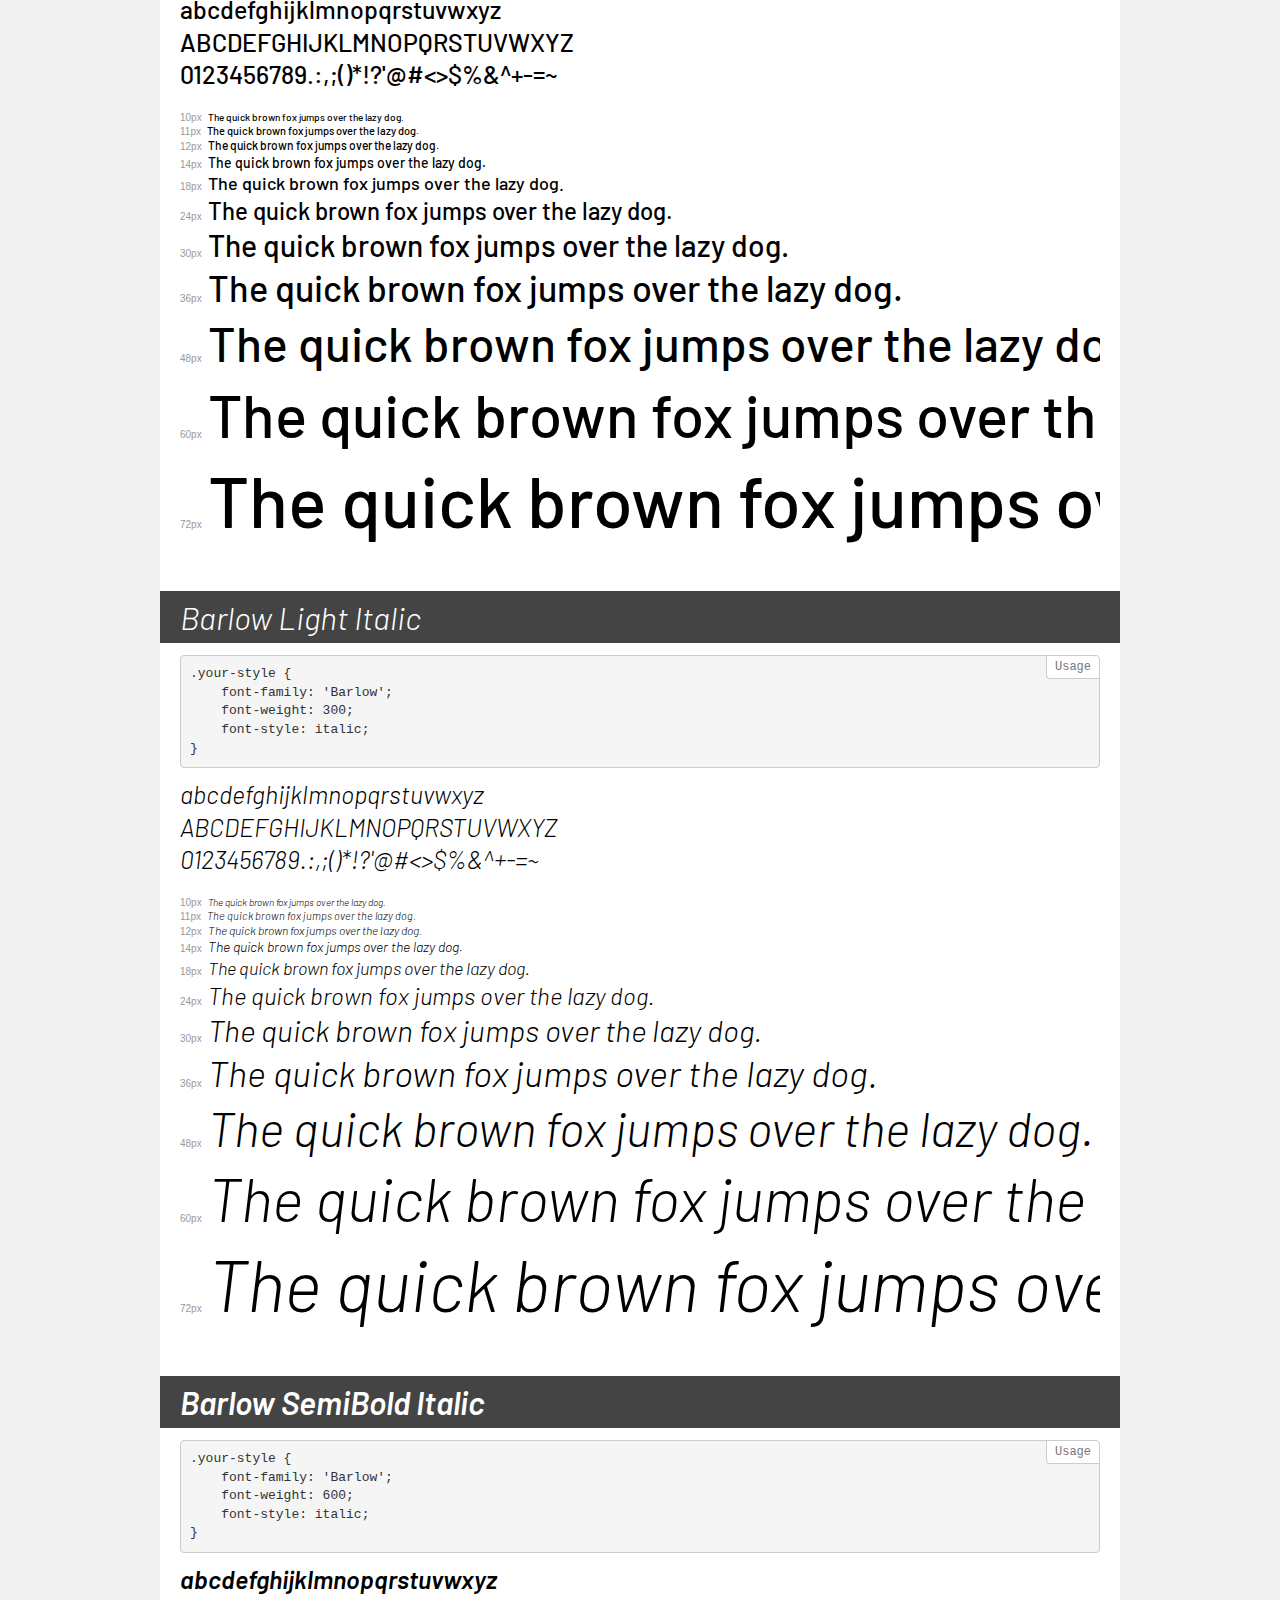
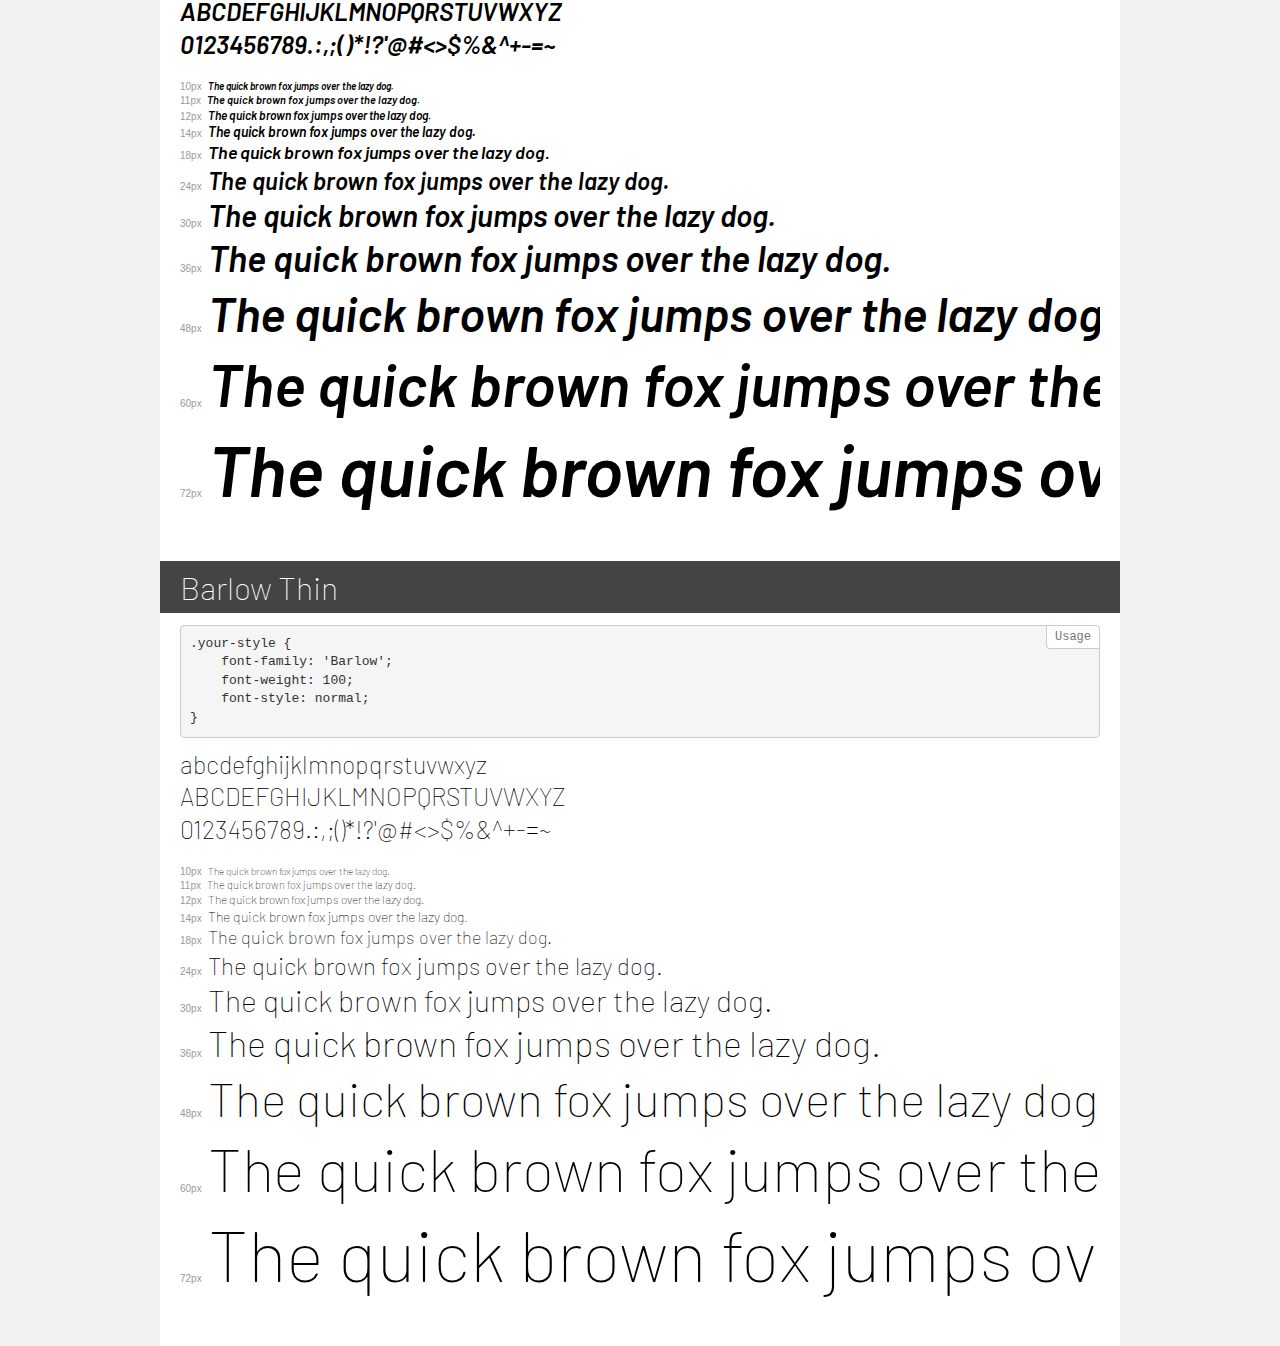
<file: assets/fonts/Barlow/demo.html>
<!DOCTYPE html>
<html>
<head>
    <meta charset="utf-8">
    <meta http-equiv="X-UA-Compatible" content="IE=edge">
    <meta name="viewport" content="width=device-width, initial-scale=1">
    <meta name="robots" content="noindex, noarchive">
    <meta name="format-detection" content="telephone=no">
    <title>Transfonter demo</title>
    <link href="stylesheet.css" rel="stylesheet">
    <style>
        /*
        http://meyerweb.com/eric/tools/css/reset/
        v2.0 | 20110126
        License: none (public domain)
        */
        html, body, div, span, applet, object, iframe,
        h1, h2, h3, h4, h5, h6, p, blockquote, pre,
        a, abbr, acronym, address, big, cite, code,
        del, dfn, em, img, ins, kbd, q, s, samp,
        small, strike, strong, sub, sup, tt, var,
        b, u, i, center,
        dl, dt, dd, ol, ul, li,
        fieldset, form, label, legend,
        table, caption, tbody, tfoot, thead, tr, th, td,
        article, aside, canvas, details, embed,
        figure, figcaption, footer, header, hgroup,
        menu, nav, output, ruby, section, summary,
        time, mark, audio, video {
            margin: 0;
            padding: 0;
            border: 0;
            font-size: 100%;
            font: inherit;
            vertical-align: baseline;
        }
        /* HTML5 display-role reset for older browsers */
        article, aside, details, figcaption, figure,
        footer, header, hgroup, menu, nav, section {
            display: block;
        }
        body {
            line-height: 1;
        }
        ol, ul {
            list-style: none;
        }
        blockquote, q {
            quotes: none;
        }
        blockquote:before, blockquote:after,
        q:before, q:after {
            content: '';
            content: none;
        }
        table {
            border-collapse: collapse;
            border-spacing: 0;
        }
        /* common styles */
        body {
            background: #f1f1f1;
            color: #000;
        }
        .page {
            background: #fff;
            width: 920px;
            margin: 0 auto;
            padding: 20px 20px 0 20px;
            overflow: hidden;
        }
        .font-container {
            overflow-x: auto;
            overflow-y: hidden;
            margin-bottom: 40px;
            line-height: 1.3;
            white-space: nowrap;
            padding-bottom: 5px;
        }
        h1 {
            position: relative;
            background: #444;
            font-size: 32px;
            color: #fff;
            padding: 10px 20px;
            margin: 0 -20px 12px -20px;
        }
        .letters {
            font-size: 25px;
            margin-bottom: 20px;
        }
        .s10:before {
            content: '10px';
        }
        .s11:before {
            content: '11px';
        }
        .s12:before {
            content: '12px';
        }
        .s14:before {
            content: '14px';
        }
        .s18:before {
            content: '18px';
        }
        .s24:before {
            content: '24px';
        }
        .s30:before {
            content: '30px';
        }
        .s36:before {
            content: '36px';
        }
        .s48:before {
            content: '48px';
        }
        .s60:before {
            content: '60px';
        }
        .s72:before {
            content: '72px';
        }
        .s10:before, .s11:before, .s12:before, .s14:before,
        .s18:before, .s24:before, .s30:before, .s36:before,
        .s48:before, .s60:before, .s72:before {
            font-family: Arial, sans-serif;
            font-size: 10px;
            font-weight: normal;
            font-style: normal;
            color: #999;
            padding-right: 6px;
        }
        pre {
            display: block;
            position: relative;
            padding: 9px;
            margin: 0 0 10px;
            font-family: Monaco, Menlo, Consolas, "Courier New", monospace !important;
            font-size: 13px;
            line-height: 1.428571429;
            color: #333;
            font-weight: normal !important;
            font-style: normal !important;
            background-color: #f5f5f5;
            border: 1px solid #ccc;
            overflow-x: auto;
            border-radius: 4px;
        }
        pre:after {
            display: block;
            position: absolute;
            right: 0;
            top: 0;
            content: 'Usage';
            line-height: 1;
            padding: 5px 8px;
            font-size: 12px;
            color: #767676;
            background-color: #fff;
            border: 1px solid #ccc;
            border-right: none;
            border-top: none;
            border-radius: 0 4px 0 4px;
            z-index: 10;
        }
        /* responsive */
        @media (max-width: 959px) {
            .page {
                width: auto;
                margin: 0;
            }
        }
    </style>
</head>
<body>
<div class="page">
    <div class="demo" style="font-family: 'Barlow'; font-weight: 800; font-style: normal;">
        <h1>Barlow ExtraBold</h1>
        <pre>.your-style {
    font-family: 'Barlow';
    font-weight: 800;
    font-style: normal;
}</pre>
        <div class="font-container">
            <p class="letters">
                abcdefghijklmnopqrstuvwxyz<br>
ABCDEFGHIJKLMNOPQRSTUVWXYZ<br>
                0123456789.:,;()*!?'@#<>$%&^+-=~
            </p>
            <p class="s10" style="font-size: 10px;">The quick brown fox jumps over the lazy dog.</p>
            <p class="s11" style="font-size: 11px;">The quick brown fox jumps over the lazy dog.</p>
            <p class="s12" style="font-size: 12px;">The quick brown fox jumps over the lazy dog.</p>
            <p class="s14" style="font-size: 14px;">The quick brown fox jumps over the lazy dog.</p>
            <p class="s18" style="font-size: 18px;">The quick brown fox jumps over the lazy dog.</p>
            <p class="s24" style="font-size: 24px;">The quick brown fox jumps over the lazy dog.</p>
            <p class="s30" style="font-size: 30px;">The quick brown fox jumps over the lazy dog.</p>
            <p class="s36" style="font-size: 36px;">The quick brown fox jumps over the lazy dog.</p>
            <p class="s48" style="font-size: 48px;">The quick brown fox jumps over the lazy dog.</p>
            <p class="s60" style="font-size: 60px;">The quick brown fox jumps over the lazy dog.</p>
            <p class="s72" style="font-size: 72px;">The quick brown fox jumps over the lazy dog.</p>
        </div>
    </div>
    <div class="demo" style="font-family: 'Barlow'; font-weight: 200; font-style: normal;">
        <h1>Barlow ExtraLight</h1>
        <pre>.your-style {
    font-family: 'Barlow';
    font-weight: 200;
    font-style: normal;
}</pre>
        <div class="font-container">
            <p class="letters">
                abcdefghijklmnopqrstuvwxyz<br>
ABCDEFGHIJKLMNOPQRSTUVWXYZ<br>
                0123456789.:,;()*!?'@#<>$%&^+-=~
            </p>
            <p class="s10" style="font-size: 10px;">The quick brown fox jumps over the lazy dog.</p>
            <p class="s11" style="font-size: 11px;">The quick brown fox jumps over the lazy dog.</p>
            <p class="s12" style="font-size: 12px;">The quick brown fox jumps over the lazy dog.</p>
            <p class="s14" style="font-size: 14px;">The quick brown fox jumps over the lazy dog.</p>
            <p class="s18" style="font-size: 18px;">The quick brown fox jumps over the lazy dog.</p>
            <p class="s24" style="font-size: 24px;">The quick brown fox jumps over the lazy dog.</p>
            <p class="s30" style="font-size: 30px;">The quick brown fox jumps over the lazy dog.</p>
            <p class="s36" style="font-size: 36px;">The quick brown fox jumps over the lazy dog.</p>
            <p class="s48" style="font-size: 48px;">The quick brown fox jumps over the lazy dog.</p>
            <p class="s60" style="font-size: 60px;">The quick brown fox jumps over the lazy dog.</p>
            <p class="s72" style="font-size: 72px;">The quick brown fox jumps over the lazy dog.</p>
        </div>
    </div>
    <div class="demo" style="font-family: 'Barlow'; font-weight: normal; font-style: normal;">
        <h1>Barlow Regular</h1>
        <pre>.your-style {
    font-family: 'Barlow';
    font-weight: normal;
    font-style: normal;
}</pre>
        <div class="font-container">
            <p class="letters">
                abcdefghijklmnopqrstuvwxyz<br>
ABCDEFGHIJKLMNOPQRSTUVWXYZ<br>
                0123456789.:,;()*!?'@#<>$%&^+-=~
            </p>
            <p class="s10" style="font-size: 10px;">The quick brown fox jumps over the lazy dog.</p>
            <p class="s11" style="font-size: 11px;">The quick brown fox jumps over the lazy dog.</p>
            <p class="s12" style="font-size: 12px;">The quick brown fox jumps over the lazy dog.</p>
            <p class="s14" style="font-size: 14px;">The quick brown fox jumps over the lazy dog.</p>
            <p class="s18" style="font-size: 18px;">The quick brown fox jumps over the lazy dog.</p>
            <p class="s24" style="font-size: 24px;">The quick brown fox jumps over the lazy dog.</p>
            <p class="s30" style="font-size: 30px;">The quick brown fox jumps over the lazy dog.</p>
            <p class="s36" style="font-size: 36px;">The quick brown fox jumps over the lazy dog.</p>
            <p class="s48" style="font-size: 48px;">The quick brown fox jumps over the lazy dog.</p>
            <p class="s60" style="font-size: 60px;">The quick brown fox jumps over the lazy dog.</p>
            <p class="s72" style="font-size: 72px;">The quick brown fox jumps over the lazy dog.</p>
        </div>
    </div>
    <div class="demo" style="font-family: 'Barlow'; font-weight: bold; font-style: normal;">
        <h1>Barlow Bold</h1>
        <pre>.your-style {
    font-family: 'Barlow';
    font-weight: bold;
    font-style: normal;
}</pre>
        <div class="font-container">
            <p class="letters">
                abcdefghijklmnopqrstuvwxyz<br>
ABCDEFGHIJKLMNOPQRSTUVWXYZ<br>
                0123456789.:,;()*!?'@#<>$%&^+-=~
            </p>
            <p class="s10" style="font-size: 10px;">The quick brown fox jumps over the lazy dog.</p>
            <p class="s11" style="font-size: 11px;">The quick brown fox jumps over the lazy dog.</p>
            <p class="s12" style="font-size: 12px;">The quick brown fox jumps over the lazy dog.</p>
            <p class="s14" style="font-size: 14px;">The quick brown fox jumps over the lazy dog.</p>
            <p class="s18" style="font-size: 18px;">The quick brown fox jumps over the lazy dog.</p>
            <p class="s24" style="font-size: 24px;">The quick brown fox jumps over the lazy dog.</p>
            <p class="s30" style="font-size: 30px;">The quick brown fox jumps over the lazy dog.</p>
            <p class="s36" style="font-size: 36px;">The quick brown fox jumps over the lazy dog.</p>
            <p class="s48" style="font-size: 48px;">The quick brown fox jumps over the lazy dog.</p>
            <p class="s60" style="font-size: 60px;">The quick brown fox jumps over the lazy dog.</p>
            <p class="s72" style="font-size: 72px;">The quick brown fox jumps over the lazy dog.</p>
        </div>
    </div>
    <div class="demo" style="font-family: 'Barlow'; font-weight: 500; font-style: italic;">
        <h1>Barlow Medium Italic</h1>
        <pre>.your-style {
    font-family: 'Barlow';
    font-weight: 500;
    font-style: italic;
}</pre>
        <div class="font-container">
            <p class="letters">
                abcdefghijklmnopqrstuvwxyz<br>
ABCDEFGHIJKLMNOPQRSTUVWXYZ<br>
                0123456789.:,;()*!?'@#<>$%&^+-=~
            </p>
            <p class="s10" style="font-size: 10px;">The quick brown fox jumps over the lazy dog.</p>
            <p class="s11" style="font-size: 11px;">The quick brown fox jumps over the lazy dog.</p>
            <p class="s12" style="font-size: 12px;">The quick brown fox jumps over the lazy dog.</p>
            <p class="s14" style="font-size: 14px;">The quick brown fox jumps over the lazy dog.</p>
            <p class="s18" style="font-size: 18px;">The quick brown fox jumps over the lazy dog.</p>
            <p class="s24" style="font-size: 24px;">The quick brown fox jumps over the lazy dog.</p>
            <p class="s30" style="font-size: 30px;">The quick brown fox jumps over the lazy dog.</p>
            <p class="s36" style="font-size: 36px;">The quick brown fox jumps over the lazy dog.</p>
            <p class="s48" style="font-size: 48px;">The quick brown fox jumps over the lazy dog.</p>
            <p class="s60" style="font-size: 60px;">The quick brown fox jumps over the lazy dog.</p>
            <p class="s72" style="font-size: 72px;">The quick brown fox jumps over the lazy dog.</p>
        </div>
    </div>
    <div class="demo" style="font-family: 'Barlow'; font-weight: 900; font-style: italic;">
        <h1>Barlow Black Italic</h1>
        <pre>.your-style {
    font-family: 'Barlow';
    font-weight: 900;
    font-style: italic;
}</pre>
        <div class="font-container">
            <p class="letters">
                abcdefghijklmnopqrstuvwxyz<br>
ABCDEFGHIJKLMNOPQRSTUVWXYZ<br>
                0123456789.:,;()*!?'@#<>$%&^+-=~
            </p>
            <p class="s10" style="font-size: 10px;">The quick brown fox jumps over the lazy dog.</p>
            <p class="s11" style="font-size: 11px;">The quick brown fox jumps over the lazy dog.</p>
            <p class="s12" style="font-size: 12px;">The quick brown fox jumps over the lazy dog.</p>
            <p class="s14" style="font-size: 14px;">The quick brown fox jumps over the lazy dog.</p>
            <p class="s18" style="font-size: 18px;">The quick brown fox jumps over the lazy dog.</p>
            <p class="s24" style="font-size: 24px;">The quick brown fox jumps over the lazy dog.</p>
            <p class="s30" style="font-size: 30px;">The quick brown fox jumps over the lazy dog.</p>
            <p class="s36" style="font-size: 36px;">The quick brown fox jumps over the lazy dog.</p>
            <p class="s48" style="font-size: 48px;">The quick brown fox jumps over the lazy dog.</p>
            <p class="s60" style="font-size: 60px;">The quick brown fox jumps over the lazy dog.</p>
            <p class="s72" style="font-size: 72px;">The quick brown fox jumps over the lazy dog.</p>
        </div>
    </div>
    <div class="demo" style="font-family: 'Barlow'; font-weight: 100; font-style: italic;">
        <h1>Barlow Thin Italic</h1>
        <pre>.your-style {
    font-family: 'Barlow';
    font-weight: 100;
    font-style: italic;
}</pre>
        <div class="font-container">
            <p class="letters">
                abcdefghijklmnopqrstuvwxyz<br>
ABCDEFGHIJKLMNOPQRSTUVWXYZ<br>
                0123456789.:,;()*!?'@#<>$%&^+-=~
            </p>
            <p class="s10" style="font-size: 10px;">The quick brown fox jumps over the lazy dog.</p>
            <p class="s11" style="font-size: 11px;">The quick brown fox jumps over the lazy dog.</p>
            <p class="s12" style="font-size: 12px;">The quick brown fox jumps over the lazy dog.</p>
            <p class="s14" style="font-size: 14px;">The quick brown fox jumps over the lazy dog.</p>
            <p class="s18" style="font-size: 18px;">The quick brown fox jumps over the lazy dog.</p>
            <p class="s24" style="font-size: 24px;">The quick brown fox jumps over the lazy dog.</p>
            <p class="s30" style="font-size: 30px;">The quick brown fox jumps over the lazy dog.</p>
            <p class="s36" style="font-size: 36px;">The quick brown fox jumps over the lazy dog.</p>
            <p class="s48" style="font-size: 48px;">The quick brown fox jumps over the lazy dog.</p>
            <p class="s60" style="font-size: 60px;">The quick brown fox jumps over the lazy dog.</p>
            <p class="s72" style="font-size: 72px;">The quick brown fox jumps over the lazy dog.</p>
        </div>
    </div>
    <div class="demo" style="font-family: 'Barlow'; font-weight: normal; font-style: italic;">
        <h1>Barlow Italic</h1>
        <pre>.your-style {
    font-family: 'Barlow';
    font-weight: normal;
    font-style: italic;
}</pre>
        <div class="font-container">
            <p class="letters">
                abcdefghijklmnopqrstuvwxyz<br>
ABCDEFGHIJKLMNOPQRSTUVWXYZ<br>
                0123456789.:,;()*!?'@#<>$%&^+-=~
            </p>
            <p class="s10" style="font-size: 10px;">The quick brown fox jumps over the lazy dog.</p>
            <p class="s11" style="font-size: 11px;">The quick brown fox jumps over the lazy dog.</p>
            <p class="s12" style="font-size: 12px;">The quick brown fox jumps over the lazy dog.</p>
            <p class="s14" style="font-size: 14px;">The quick brown fox jumps over the lazy dog.</p>
            <p class="s18" style="font-size: 18px;">The quick brown fox jumps over the lazy dog.</p>
            <p class="s24" style="font-size: 24px;">The quick brown fox jumps over the lazy dog.</p>
            <p class="s30" style="font-size: 30px;">The quick brown fox jumps over the lazy dog.</p>
            <p class="s36" style="font-size: 36px;">The quick brown fox jumps over the lazy dog.</p>
            <p class="s48" style="font-size: 48px;">The quick brown fox jumps over the lazy dog.</p>
            <p class="s60" style="font-size: 60px;">The quick brown fox jumps over the lazy dog.</p>
            <p class="s72" style="font-size: 72px;">The quick brown fox jumps over the lazy dog.</p>
        </div>
    </div>
    <div class="demo" style="font-family: 'Barlow'; font-weight: 200; font-style: italic;">
        <h1>Barlow ExtraLight Italic</h1>
        <pre>.your-style {
    font-family: 'Barlow';
    font-weight: 200;
    font-style: italic;
}</pre>
        <div class="font-container">
            <p class="letters">
                abcdefghijklmnopqrstuvwxyz<br>
ABCDEFGHIJKLMNOPQRSTUVWXYZ<br>
                0123456789.:,;()*!?'@#<>$%&^+-=~
            </p>
            <p class="s10" style="font-size: 10px;">The quick brown fox jumps over the lazy dog.</p>
            <p class="s11" style="font-size: 11px;">The quick brown fox jumps over the lazy dog.</p>
            <p class="s12" style="font-size: 12px;">The quick brown fox jumps over the lazy dog.</p>
            <p class="s14" style="font-size: 14px;">The quick brown fox jumps over the lazy dog.</p>
            <p class="s18" style="font-size: 18px;">The quick brown fox jumps over the lazy dog.</p>
            <p class="s24" style="font-size: 24px;">The quick brown fox jumps over the lazy dog.</p>
            <p class="s30" style="font-size: 30px;">The quick brown fox jumps over the lazy dog.</p>
            <p class="s36" style="font-size: 36px;">The quick brown fox jumps over the lazy dog.</p>
            <p class="s48" style="font-size: 48px;">The quick brown fox jumps over the lazy dog.</p>
            <p class="s60" style="font-size: 60px;">The quick brown fox jumps over the lazy dog.</p>
            <p class="s72" style="font-size: 72px;">The quick brown fox jumps over the lazy dog.</p>
        </div>
    </div>
    <div class="demo" style="font-family: 'Barlow'; font-weight: 300; font-style: normal;">
        <h1>Barlow Light</h1>
        <pre>.your-style {
    font-family: 'Barlow';
    font-weight: 300;
    font-style: normal;
}</pre>
        <div class="font-container">
            <p class="letters">
                abcdefghijklmnopqrstuvwxyz<br>
ABCDEFGHIJKLMNOPQRSTUVWXYZ<br>
                0123456789.:,;()*!?'@#<>$%&^+-=~
            </p>
            <p class="s10" style="font-size: 10px;">The quick brown fox jumps over the lazy dog.</p>
            <p class="s11" style="font-size: 11px;">The quick brown fox jumps over the lazy dog.</p>
            <p class="s12" style="font-size: 12px;">The quick brown fox jumps over the lazy dog.</p>
            <p class="s14" style="font-size: 14px;">The quick brown fox jumps over the lazy dog.</p>
            <p class="s18" style="font-size: 18px;">The quick brown fox jumps over the lazy dog.</p>
            <p class="s24" style="font-size: 24px;">The quick brown fox jumps over the lazy dog.</p>
            <p class="s30" style="font-size: 30px;">The quick brown fox jumps over the lazy dog.</p>
            <p class="s36" style="font-size: 36px;">The quick brown fox jumps over the lazy dog.</p>
            <p class="s48" style="font-size: 48px;">The quick brown fox jumps over the lazy dog.</p>
            <p class="s60" style="font-size: 60px;">The quick brown fox jumps over the lazy dog.</p>
            <p class="s72" style="font-size: 72px;">The quick brown fox jumps over the lazy dog.</p>
        </div>
    </div>
    <div class="demo" style="font-family: 'Barlow'; font-weight: 800; font-style: italic;">
        <h1>Barlow ExtraBold Italic</h1>
        <pre>.your-style {
    font-family: 'Barlow';
    font-weight: 800;
    font-style: italic;
}</pre>
        <div class="font-container">
            <p class="letters">
                abcdefghijklmnopqrstuvwxyz<br>
ABCDEFGHIJKLMNOPQRSTUVWXYZ<br>
                0123456789.:,;()*!?'@#<>$%&^+-=~
            </p>
            <p class="s10" style="font-size: 10px;">The quick brown fox jumps over the lazy dog.</p>
            <p class="s11" style="font-size: 11px;">The quick brown fox jumps over the lazy dog.</p>
            <p class="s12" style="font-size: 12px;">The quick brown fox jumps over the lazy dog.</p>
            <p class="s14" style="font-size: 14px;">The quick brown fox jumps over the lazy dog.</p>
            <p class="s18" style="font-size: 18px;">The quick brown fox jumps over the lazy dog.</p>
            <p class="s24" style="font-size: 24px;">The quick brown fox jumps over the lazy dog.</p>
            <p class="s30" style="font-size: 30px;">The quick brown fox jumps over the lazy dog.</p>
            <p class="s36" style="font-size: 36px;">The quick brown fox jumps over the lazy dog.</p>
            <p class="s48" style="font-size: 48px;">The quick brown fox jumps over the lazy dog.</p>
            <p class="s60" style="font-size: 60px;">The quick brown fox jumps over the lazy dog.</p>
            <p class="s72" style="font-size: 72px;">The quick brown fox jumps over the lazy dog.</p>
        </div>
    </div>
    <div class="demo" style="font-family: 'Barlow'; font-weight: 600; font-style: normal;">
        <h1>Barlow SemiBold</h1>
        <pre>.your-style {
    font-family: 'Barlow';
    font-weight: 600;
    font-style: normal;
}</pre>
        <div class="font-container">
            <p class="letters">
                abcdefghijklmnopqrstuvwxyz<br>
ABCDEFGHIJKLMNOPQRSTUVWXYZ<br>
                0123456789.:,;()*!?'@#<>$%&^+-=~
            </p>
            <p class="s10" style="font-size: 10px;">The quick brown fox jumps over the lazy dog.</p>
            <p class="s11" style="font-size: 11px;">The quick brown fox jumps over the lazy dog.</p>
            <p class="s12" style="font-size: 12px;">The quick brown fox jumps over the lazy dog.</p>
            <p class="s14" style="font-size: 14px;">The quick brown fox jumps over the lazy dog.</p>
            <p class="s18" style="font-size: 18px;">The quick brown fox jumps over the lazy dog.</p>
            <p class="s24" style="font-size: 24px;">The quick brown fox jumps over the lazy dog.</p>
            <p class="s30" style="font-size: 30px;">The quick brown fox jumps over the lazy dog.</p>
            <p class="s36" style="font-size: 36px;">The quick brown fox jumps over the lazy dog.</p>
            <p class="s48" style="font-size: 48px;">The quick brown fox jumps over the lazy dog.</p>
            <p class="s60" style="font-size: 60px;">The quick brown fox jumps over the lazy dog.</p>
            <p class="s72" style="font-size: 72px;">The quick brown fox jumps over the lazy dog.</p>
        </div>
    </div>
    <div class="demo" style="font-family: 'Barlow'; font-weight: bold; font-style: italic;">
        <h1>Barlow Bold Italic</h1>
        <pre>.your-style {
    font-family: 'Barlow';
    font-weight: bold;
    font-style: italic;
}</pre>
        <div class="font-container">
            <p class="letters">
                abcdefghijklmnopqrstuvwxyz<br>
ABCDEFGHIJKLMNOPQRSTUVWXYZ<br>
                0123456789.:,;()*!?'@#<>$%&^+-=~
            </p>
            <p class="s10" style="font-size: 10px;">The quick brown fox jumps over the lazy dog.</p>
            <p class="s11" style="font-size: 11px;">The quick brown fox jumps over the lazy dog.</p>
            <p class="s12" style="font-size: 12px;">The quick brown fox jumps over the lazy dog.</p>
            <p class="s14" style="font-size: 14px;">The quick brown fox jumps over the lazy dog.</p>
            <p class="s18" style="font-size: 18px;">The quick brown fox jumps over the lazy dog.</p>
            <p class="s24" style="font-size: 24px;">The quick brown fox jumps over the lazy dog.</p>
            <p class="s30" style="font-size: 30px;">The quick brown fox jumps over the lazy dog.</p>
            <p class="s36" style="font-size: 36px;">The quick brown fox jumps over the lazy dog.</p>
            <p class="s48" style="font-size: 48px;">The quick brown fox jumps over the lazy dog.</p>
            <p class="s60" style="font-size: 60px;">The quick brown fox jumps over the lazy dog.</p>
            <p class="s72" style="font-size: 72px;">The quick brown fox jumps over the lazy dog.</p>
        </div>
    </div>
    <div class="demo" style="font-family: 'Barlow'; font-weight: 900; font-style: normal;">
        <h1>Barlow Black</h1>
        <pre>.your-style {
    font-family: 'Barlow';
    font-weight: 900;
    font-style: normal;
}</pre>
        <div class="font-container">
            <p class="letters">
                abcdefghijklmnopqrstuvwxyz<br>
ABCDEFGHIJKLMNOPQRSTUVWXYZ<br>
                0123456789.:,;()*!?'@#<>$%&^+-=~
            </p>
            <p class="s10" style="font-size: 10px;">The quick brown fox jumps over the lazy dog.</p>
            <p class="s11" style="font-size: 11px;">The quick brown fox jumps over the lazy dog.</p>
            <p class="s12" style="font-size: 12px;">The quick brown fox jumps over the lazy dog.</p>
            <p class="s14" style="font-size: 14px;">The quick brown fox jumps over the lazy dog.</p>
            <p class="s18" style="font-size: 18px;">The quick brown fox jumps over the lazy dog.</p>
            <p class="s24" style="font-size: 24px;">The quick brown fox jumps over the lazy dog.</p>
            <p class="s30" style="font-size: 30px;">The quick brown fox jumps over the lazy dog.</p>
            <p class="s36" style="font-size: 36px;">The quick brown fox jumps over the lazy dog.</p>
            <p class="s48" style="font-size: 48px;">The quick brown fox jumps over the lazy dog.</p>
            <p class="s60" style="font-size: 60px;">The quick brown fox jumps over the lazy dog.</p>
            <p class="s72" style="font-size: 72px;">The quick brown fox jumps over the lazy dog.</p>
        </div>
    </div>
    <div class="demo" style="font-family: 'Barlow'; font-weight: 500; font-style: normal;">
        <h1>Barlow Medium</h1>
        <pre>.your-style {
    font-family: 'Barlow';
    font-weight: 500;
    font-style: normal;
}</pre>
        <div class="font-container">
            <p class="letters">
                abcdefghijklmnopqrstuvwxyz<br>
ABCDEFGHIJKLMNOPQRSTUVWXYZ<br>
                0123456789.:,;()*!?'@#<>$%&^+-=~
            </p>
            <p class="s10" style="font-size: 10px;">The quick brown fox jumps over the lazy dog.</p>
            <p class="s11" style="font-size: 11px;">The quick brown fox jumps over the lazy dog.</p>
            <p class="s12" style="font-size: 12px;">The quick brown fox jumps over the lazy dog.</p>
            <p class="s14" style="font-size: 14px;">The quick brown fox jumps over the lazy dog.</p>
            <p class="s18" style="font-size: 18px;">The quick brown fox jumps over the lazy dog.</p>
            <p class="s24" style="font-size: 24px;">The quick brown fox jumps over the lazy dog.</p>
            <p class="s30" style="font-size: 30px;">The quick brown fox jumps over the lazy dog.</p>
            <p class="s36" style="font-size: 36px;">The quick brown fox jumps over the lazy dog.</p>
            <p class="s48" style="font-size: 48px;">The quick brown fox jumps over the lazy dog.</p>
            <p class="s60" style="font-size: 60px;">The quick brown fox jumps over the lazy dog.</p>
            <p class="s72" style="font-size: 72px;">The quick brown fox jumps over the lazy dog.</p>
        </div>
    </div>
    <div class="demo" style="font-family: 'Barlow'; font-weight: 300; font-style: italic;">
        <h1>Barlow Light Italic</h1>
        <pre>.your-style {
    font-family: 'Barlow';
    font-weight: 300;
    font-style: italic;
}</pre>
        <div class="font-container">
            <p class="letters">
                abcdefghijklmnopqrstuvwxyz<br>
ABCDEFGHIJKLMNOPQRSTUVWXYZ<br>
                0123456789.:,;()*!?'@#<>$%&^+-=~
            </p>
            <p class="s10" style="font-size: 10px;">The quick brown fox jumps over the lazy dog.</p>
            <p class="s11" style="font-size: 11px;">The quick brown fox jumps over the lazy dog.</p>
            <p class="s12" style="font-size: 12px;">The quick brown fox jumps over the lazy dog.</p>
            <p class="s14" style="font-size: 14px;">The quick brown fox jumps over the lazy dog.</p>
            <p class="s18" style="font-size: 18px;">The quick brown fox jumps over the lazy dog.</p>
            <p class="s24" style="font-size: 24px;">The quick brown fox jumps over the lazy dog.</p>
            <p class="s30" style="font-size: 30px;">The quick brown fox jumps over the lazy dog.</p>
            <p class="s36" style="font-size: 36px;">The quick brown fox jumps over the lazy dog.</p>
            <p class="s48" style="font-size: 48px;">The quick brown fox jumps over the lazy dog.</p>
            <p class="s60" style="font-size: 60px;">The quick brown fox jumps over the lazy dog.</p>
            <p class="s72" style="font-size: 72px;">The quick brown fox jumps over the lazy dog.</p>
        </div>
    </div>
    <div class="demo" style="font-family: 'Barlow'; font-weight: 600; font-style: italic;">
        <h1>Barlow SemiBold Italic</h1>
        <pre>.your-style {
    font-family: 'Barlow';
    font-weight: 600;
    font-style: italic;
}</pre>
        <div class="font-container">
            <p class="letters">
                abcdefghijklmnopqrstuvwxyz<br>
ABCDEFGHIJKLMNOPQRSTUVWXYZ<br>
                0123456789.:,;()*!?'@#<>$%&^+-=~
            </p>
            <p class="s10" style="font-size: 10px;">The quick brown fox jumps over the lazy dog.</p>
            <p class="s11" style="font-size: 11px;">The quick brown fox jumps over the lazy dog.</p>
            <p class="s12" style="font-size: 12px;">The quick brown fox jumps over the lazy dog.</p>
            <p class="s14" style="font-size: 14px;">The quick brown fox jumps over the lazy dog.</p>
            <p class="s18" style="font-size: 18px;">The quick brown fox jumps over the lazy dog.</p>
            <p class="s24" style="font-size: 24px;">The quick brown fox jumps over the lazy dog.</p>
            <p class="s30" style="font-size: 30px;">The quick brown fox jumps over the lazy dog.</p>
            <p class="s36" style="font-size: 36px;">The quick brown fox jumps over the lazy dog.</p>
            <p class="s48" style="font-size: 48px;">The quick brown fox jumps over the lazy dog.</p>
            <p class="s60" style="font-size: 60px;">The quick brown fox jumps over the lazy dog.</p>
            <p class="s72" style="font-size: 72px;">The quick brown fox jumps over the lazy dog.</p>
        </div>
    </div>
    <div class="demo" style="font-family: 'Barlow'; font-weight: 100; font-style: normal;">
        <h1>Barlow Thin</h1>
        <pre>.your-style {
    font-family: 'Barlow';
    font-weight: 100;
    font-style: normal;
}</pre>
        <div class="font-container">
            <p class="letters">
                abcdefghijklmnopqrstuvwxyz<br>
ABCDEFGHIJKLMNOPQRSTUVWXYZ<br>
                0123456789.:,;()*!?'@#<>$%&^+-=~
            </p>
            <p class="s10" style="font-size: 10px;">The quick brown fox jumps over the lazy dog.</p>
            <p class="s11" style="font-size: 11px;">The quick brown fox jumps over the lazy dog.</p>
            <p class="s12" style="font-size: 12px;">The quick brown fox jumps over the lazy dog.</p>
            <p class="s14" style="font-size: 14px;">The quick brown fox jumps over the lazy dog.</p>
            <p class="s18" style="font-size: 18px;">The quick brown fox jumps over the lazy dog.</p>
            <p class="s24" style="font-size: 24px;">The quick brown fox jumps over the lazy dog.</p>
            <p class="s30" style="font-size: 30px;">The quick brown fox jumps over the lazy dog.</p>
            <p class="s36" style="font-size: 36px;">The quick brown fox jumps over the lazy dog.</p>
            <p class="s48" style="font-size: 48px;">The quick brown fox jumps over the lazy dog.</p>
            <p class="s60" style="font-size: 60px;">The quick brown fox jumps over the lazy dog.</p>
            <p class="s72" style="font-size: 72px;">The quick brown fox jumps over the lazy dog.</p>
        </div>
    </div>
</div>
</body>
</html>
</file>
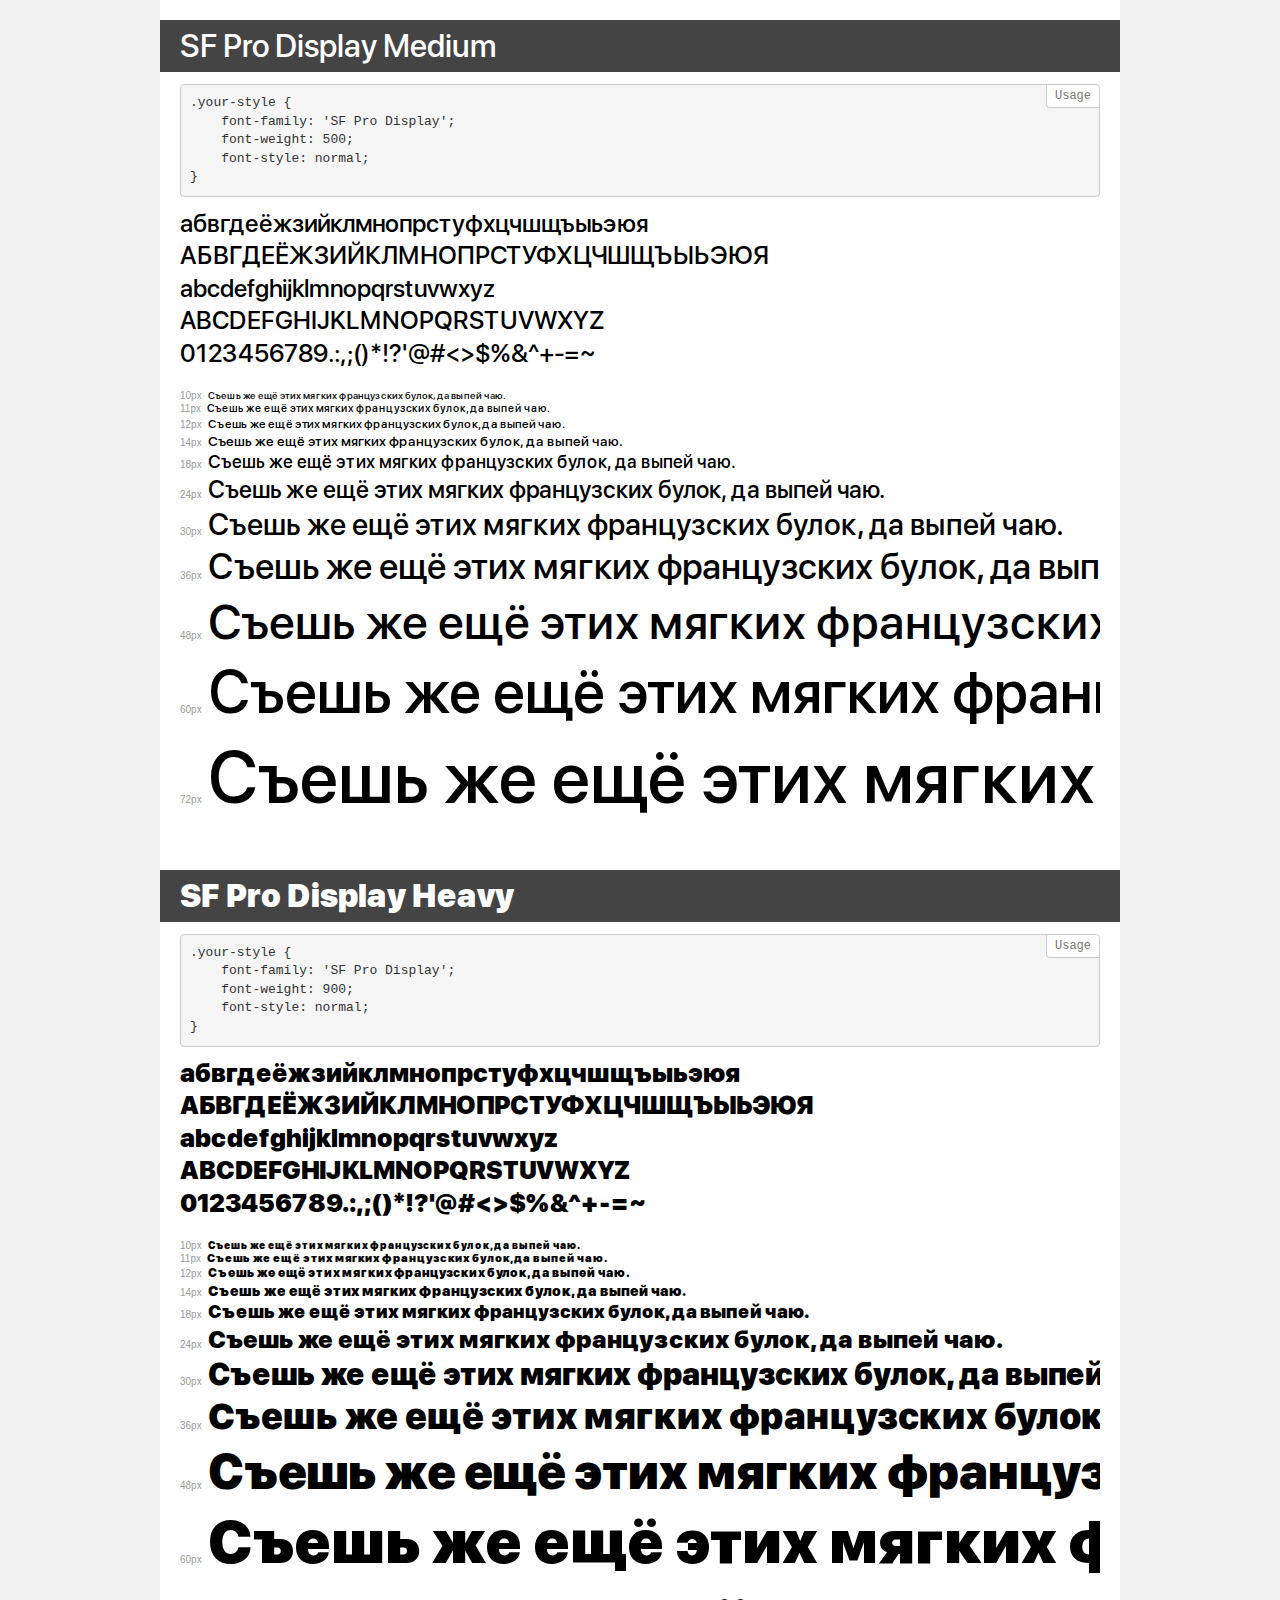
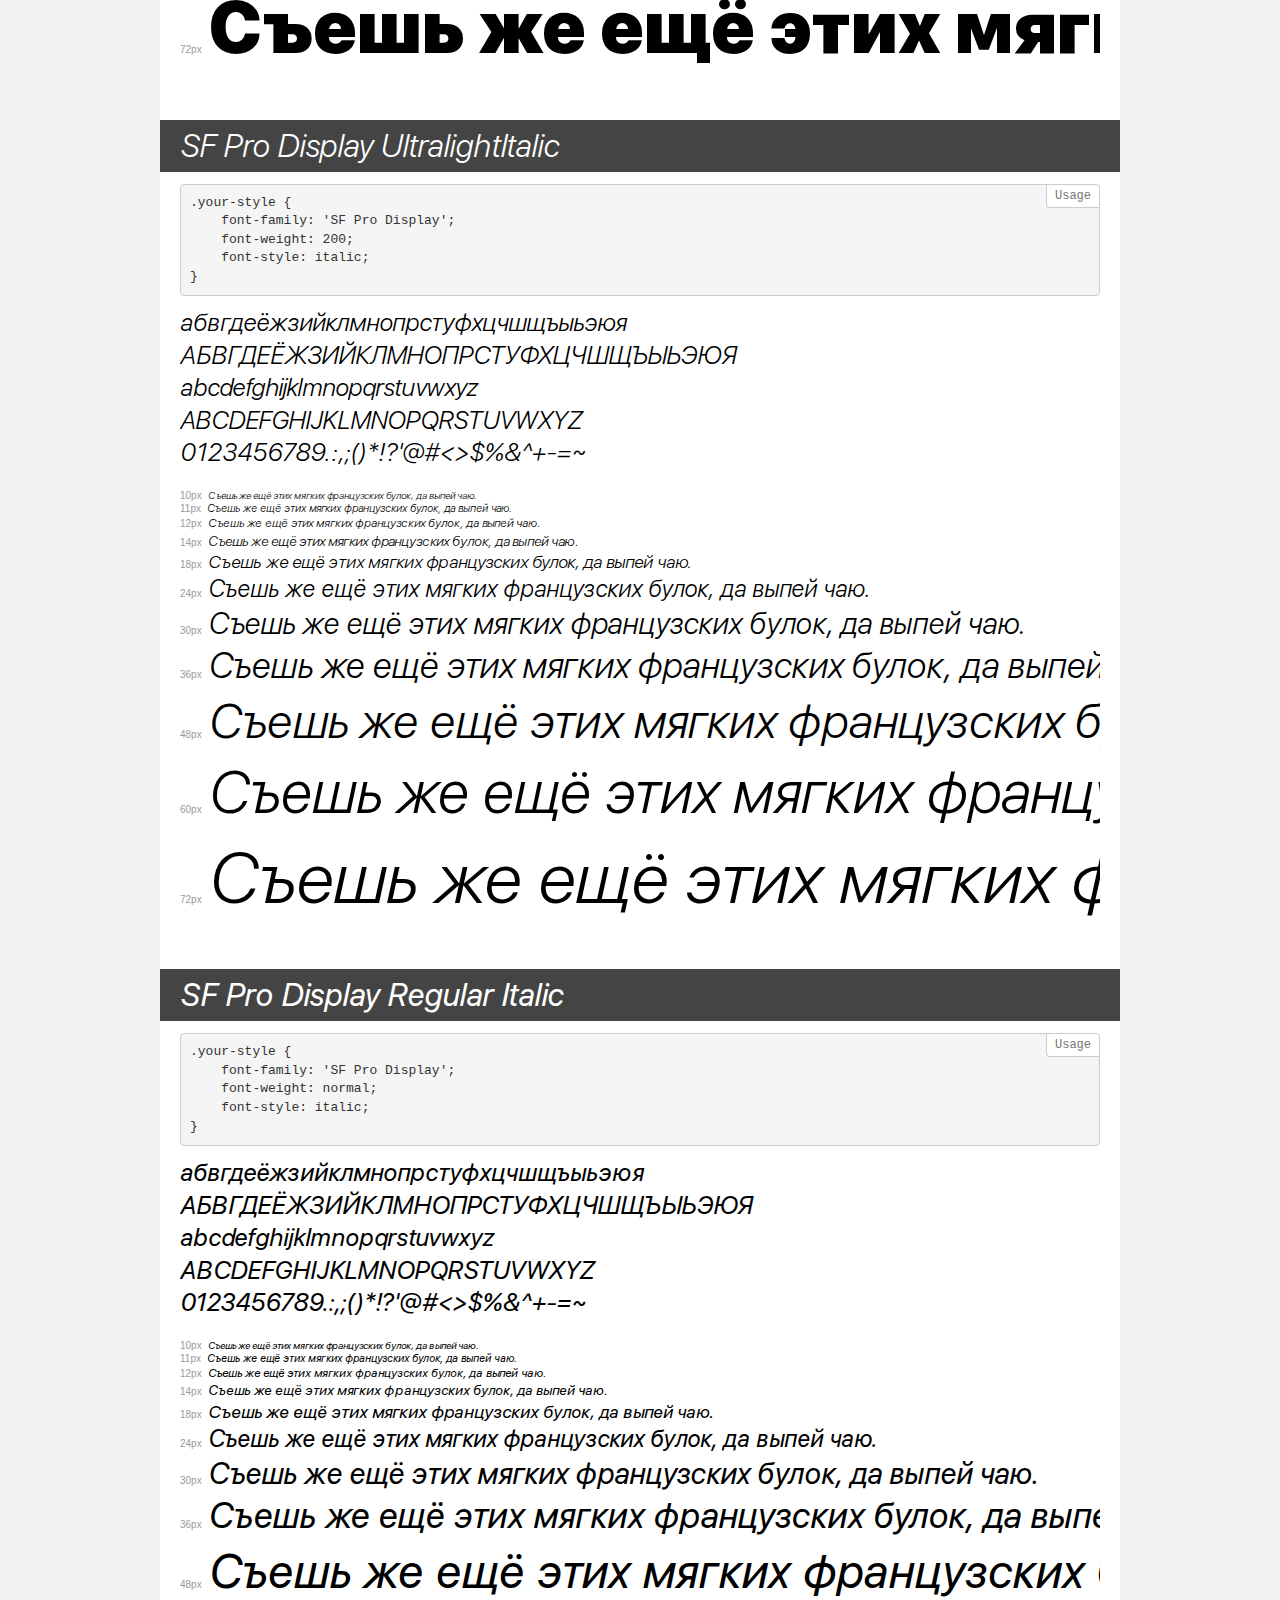
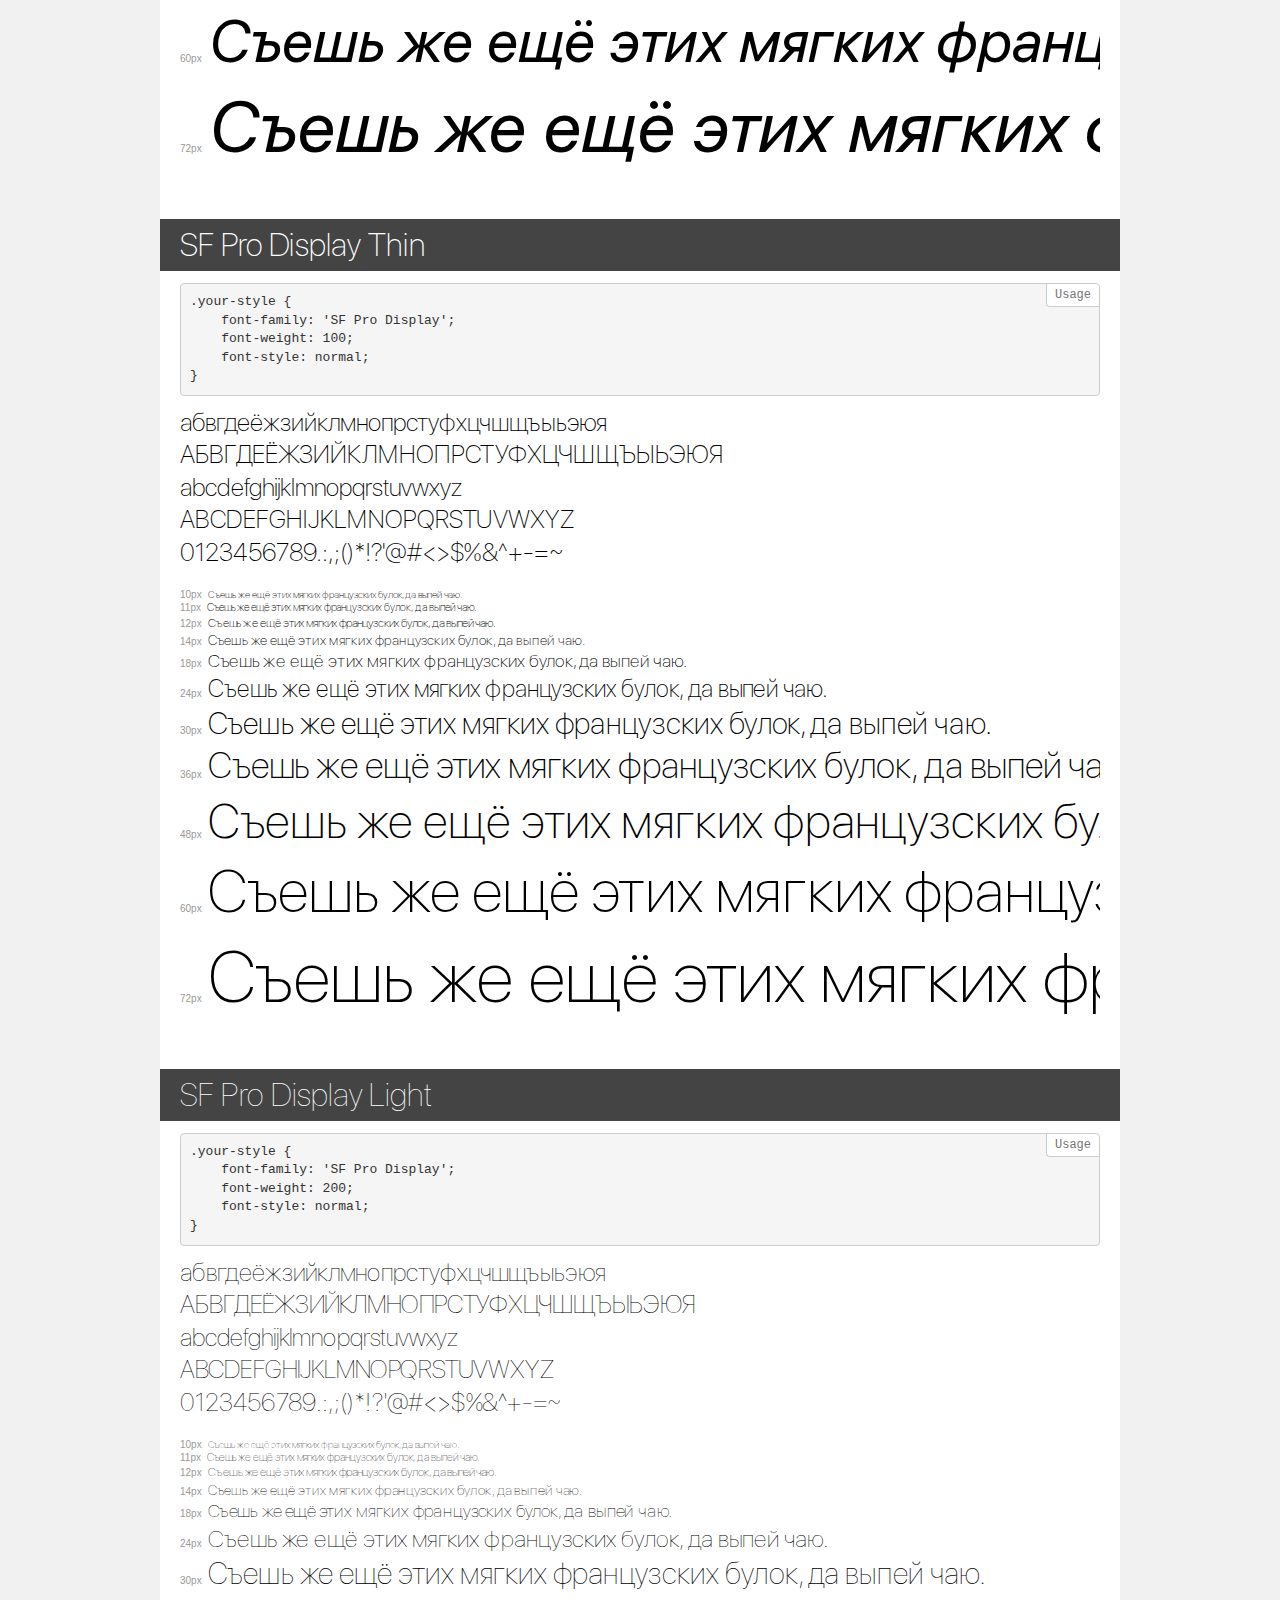
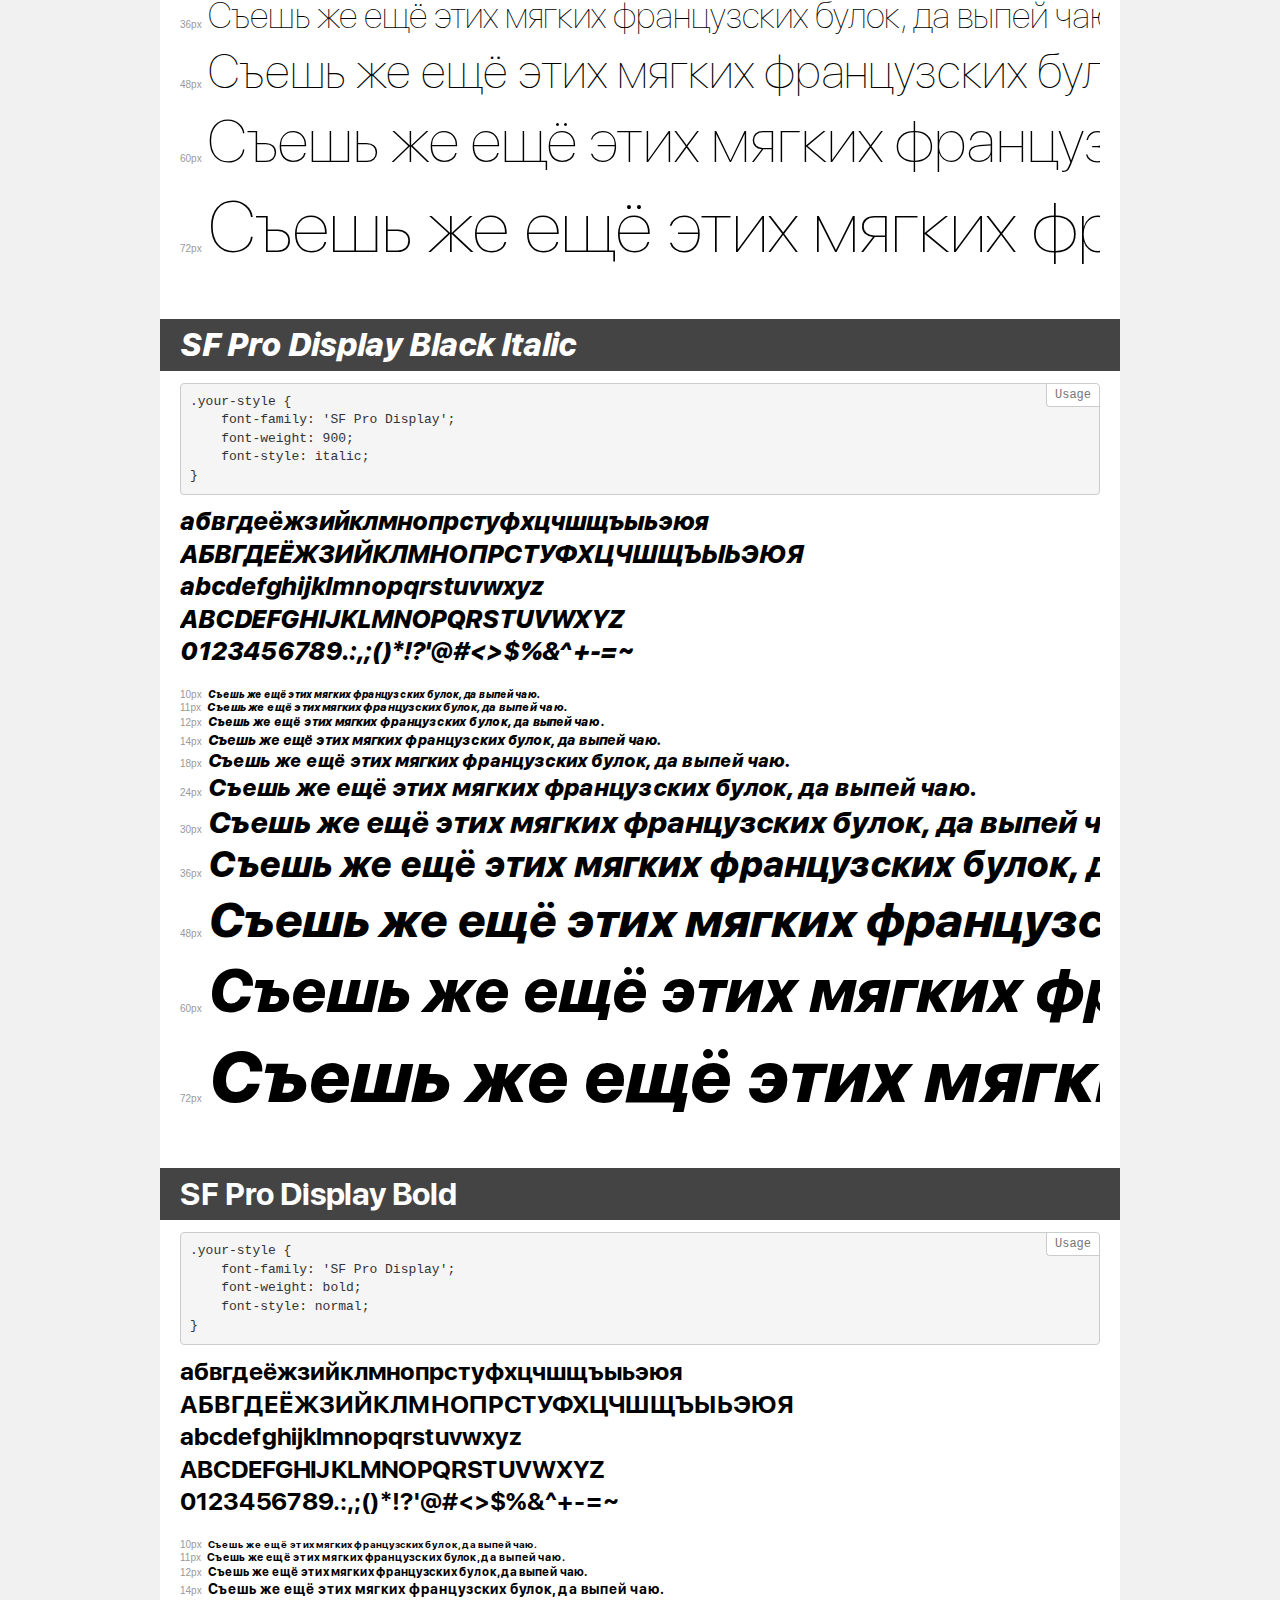
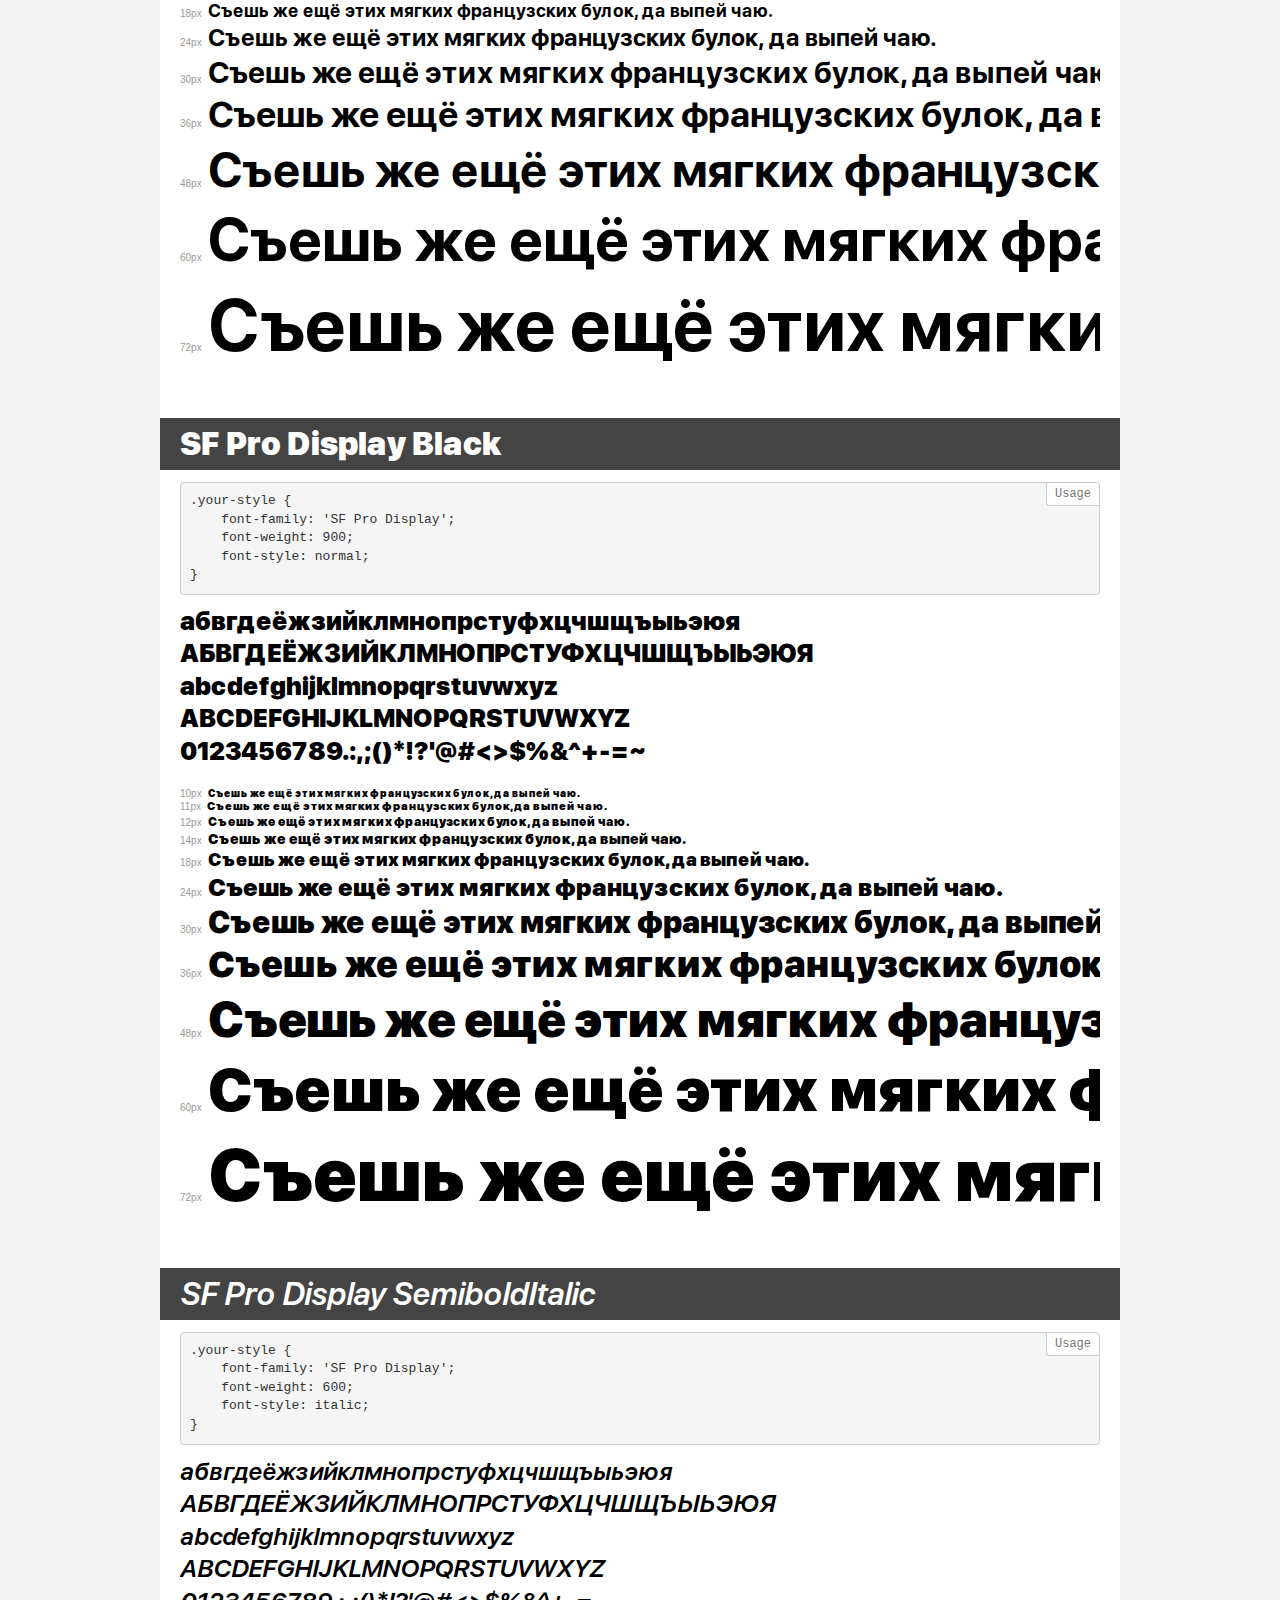
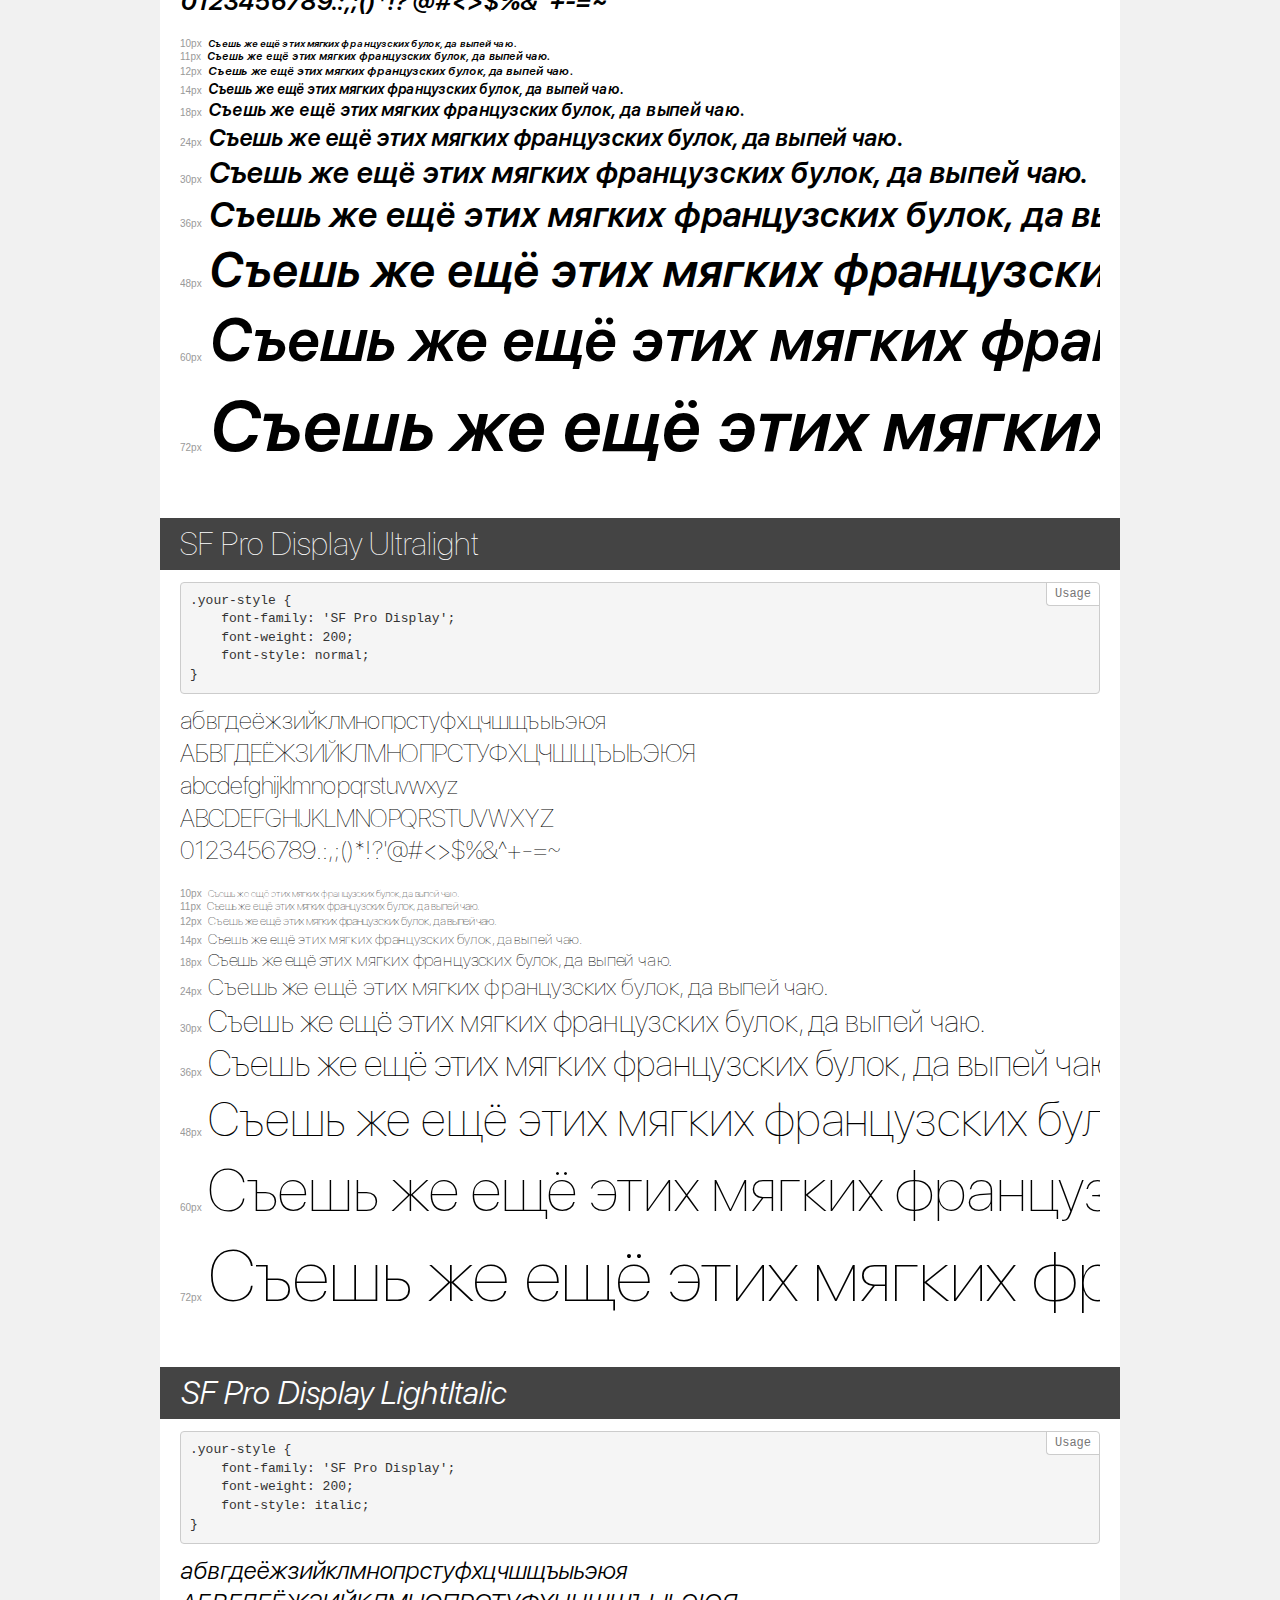
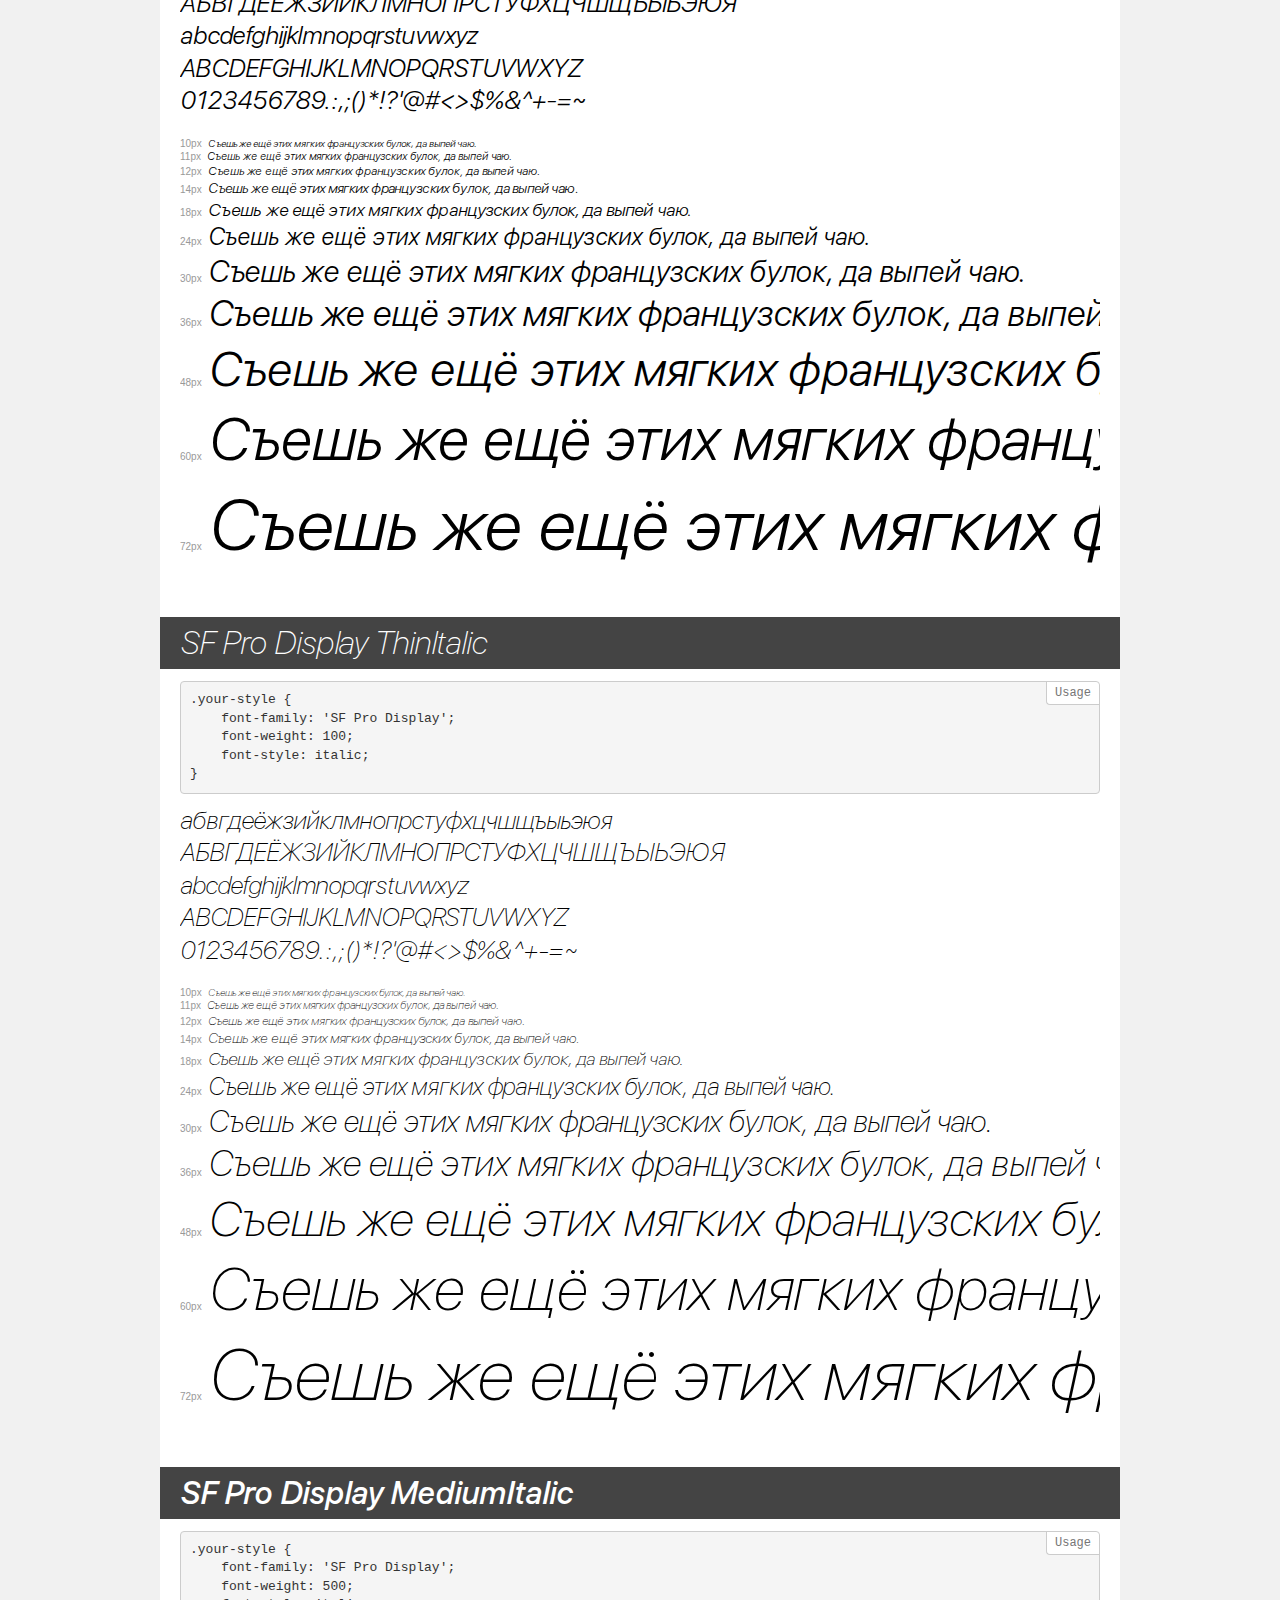
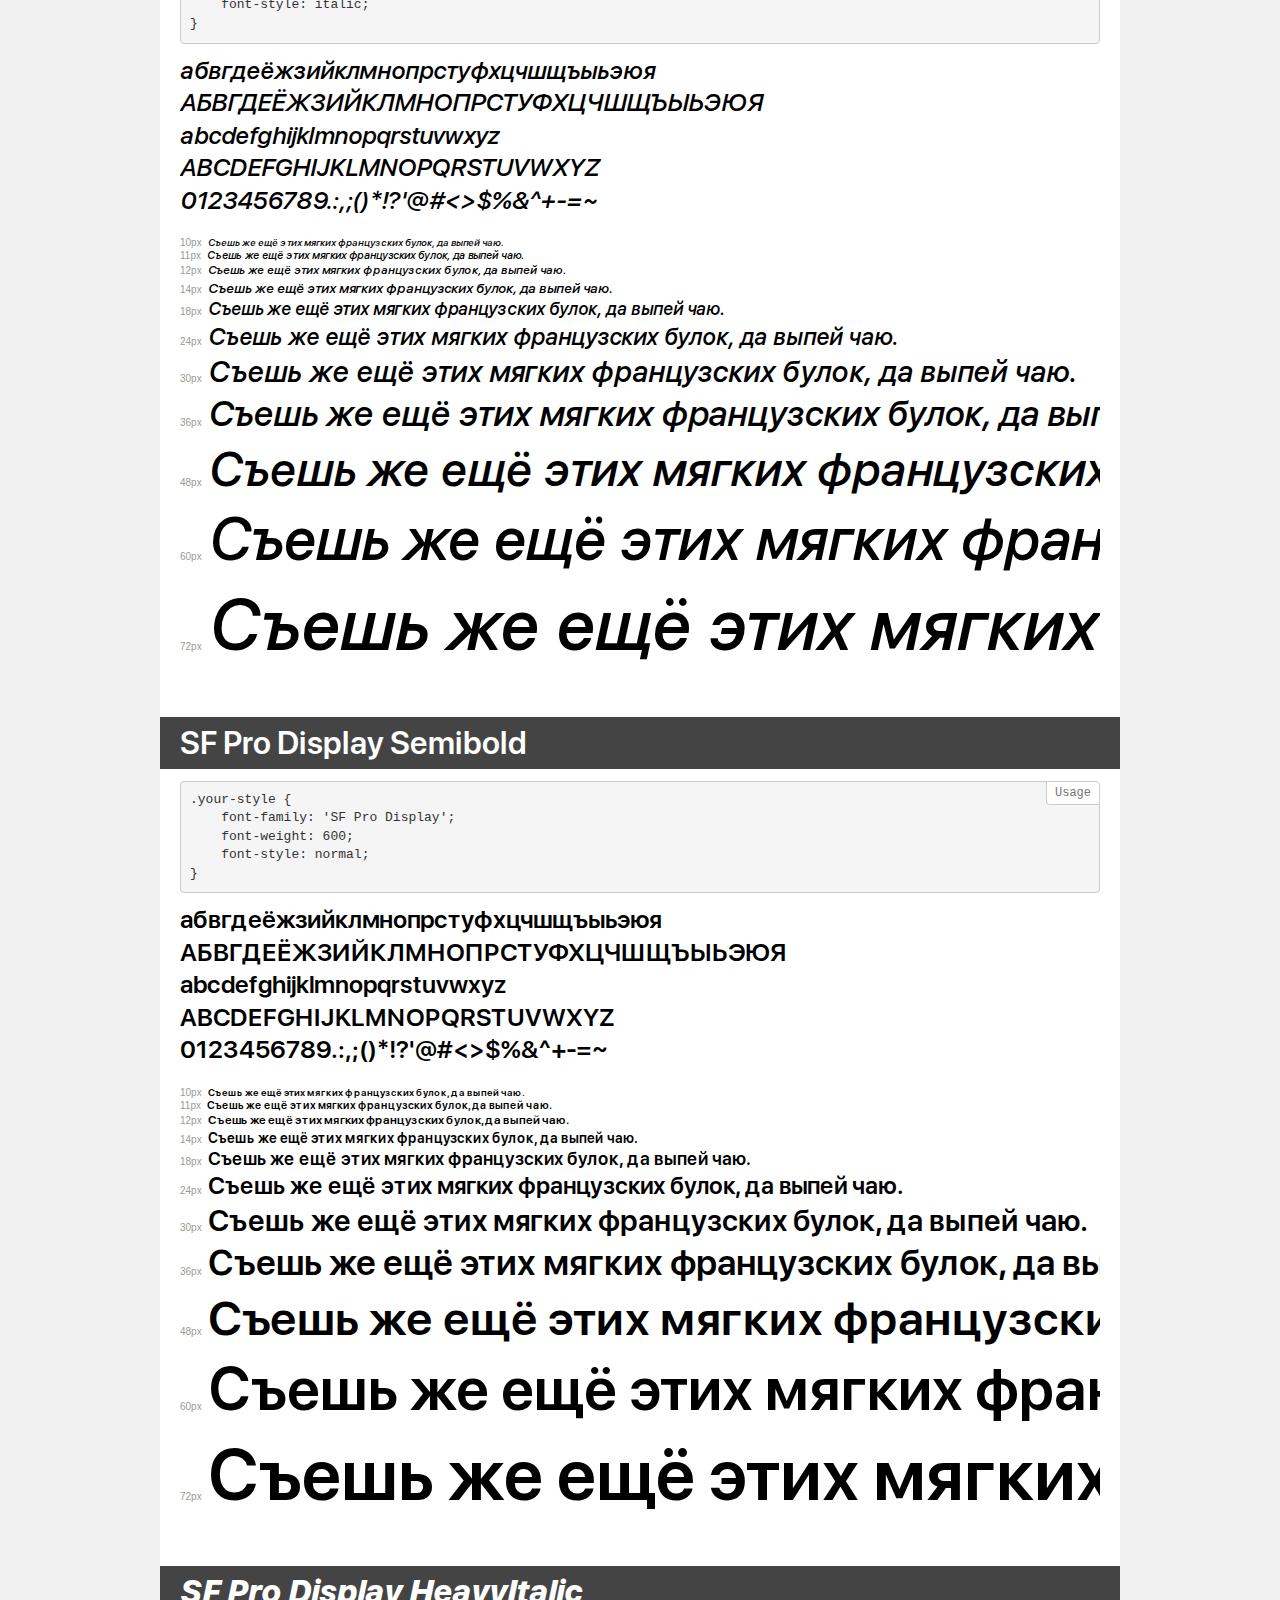
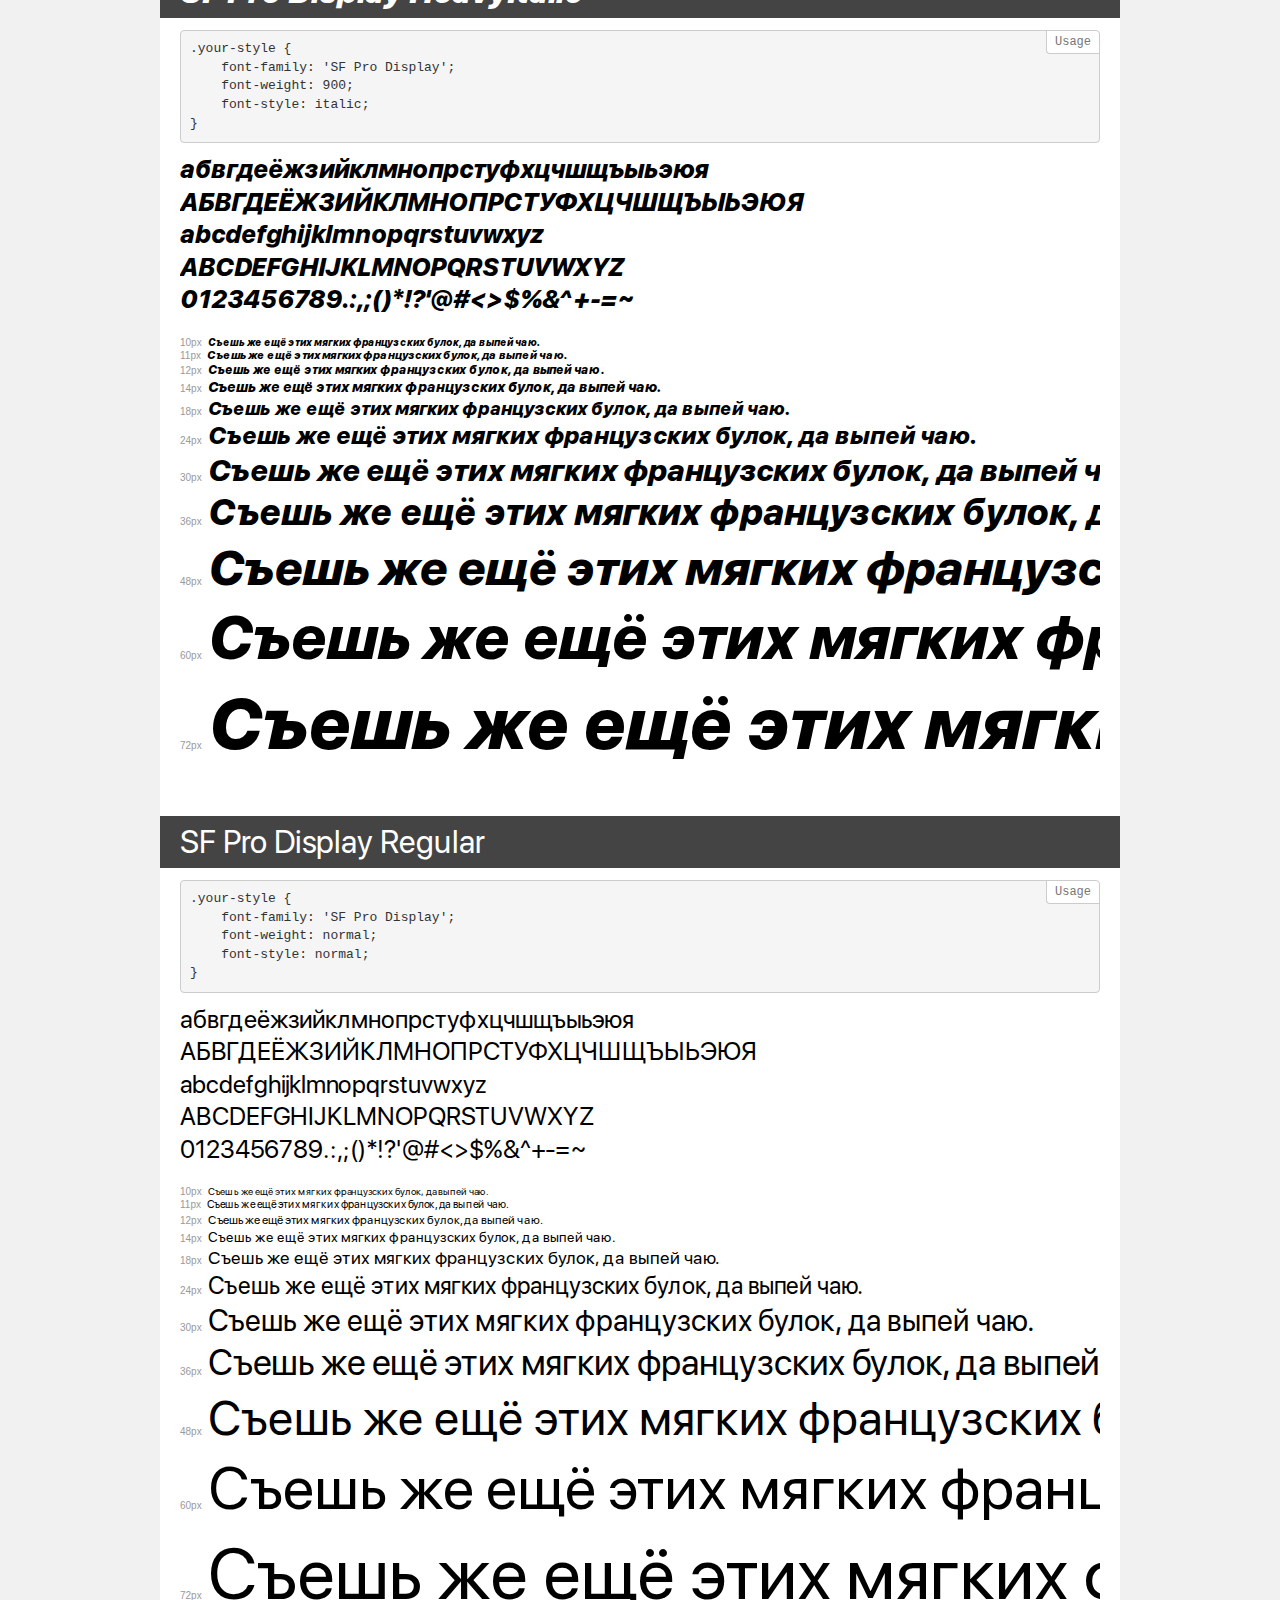
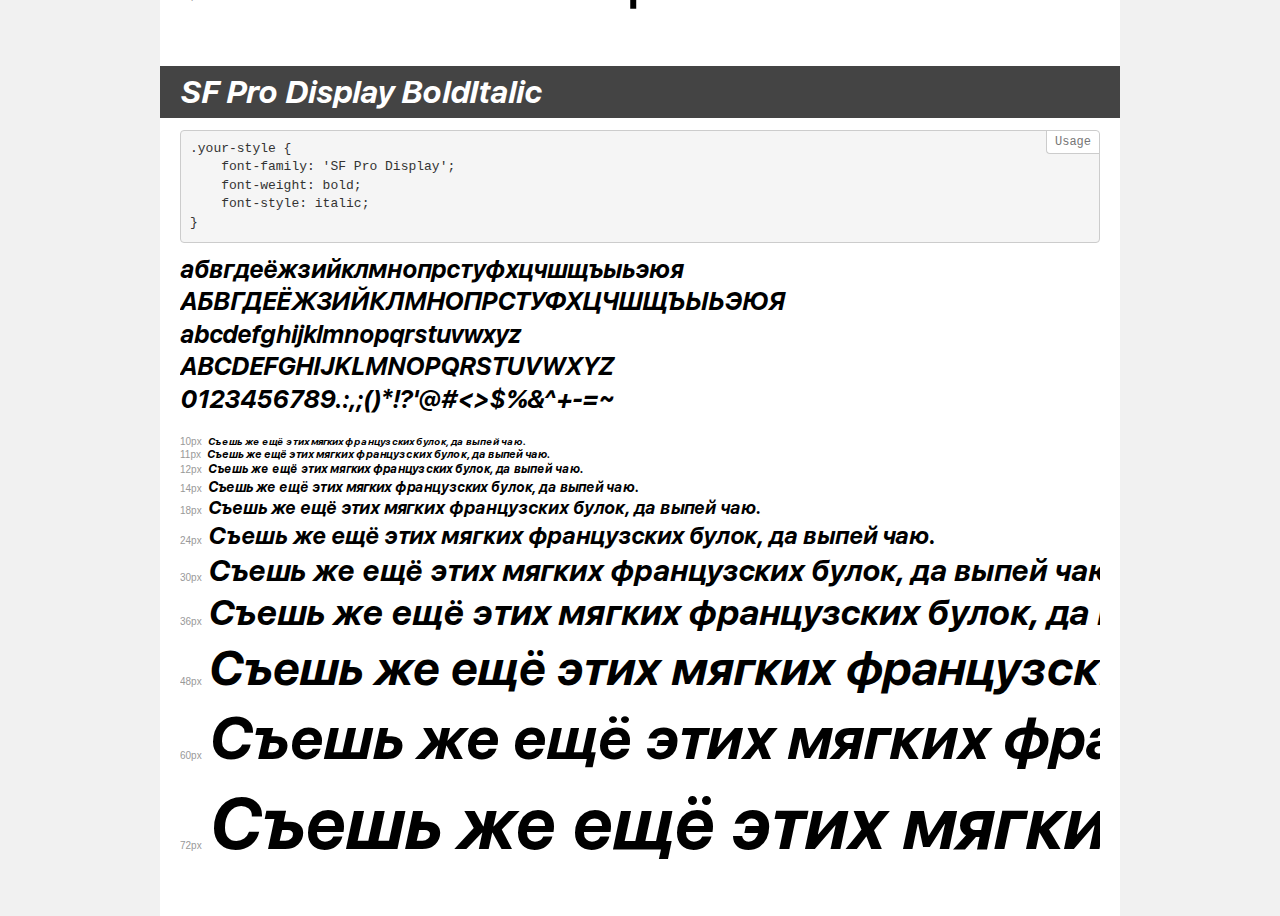
<file: assets/fonts/SF/demo.html>
<!DOCTYPE html>
<html>
<head>
    <meta charset="utf-8">
    <meta http-equiv="X-UA-Compatible" content="IE=edge">
    <meta name="viewport" content="width=device-width, initial-scale=1">
    <meta name="robots" content="noindex, noarchive">
    <meta name="format-detection" content="telephone=no">
    <title>Transfonter demo</title>
    <link href="stylesheet.css" rel="stylesheet">
    <style>
        /*
        http://meyerweb.com/eric/tools/css/reset/
        v2.0 | 20110126
        License: none (public domain)
        */
        html, body, div, span, applet, object, iframe,
        h1, h2, h3, h4, h5, h6, p, blockquote, pre,
        a, abbr, acronym, address, big, cite, code,
        del, dfn, em, img, ins, kbd, q, s, samp,
        small, strike, strong, sub, sup, tt, var,
        b, u, i, center,
        dl, dt, dd, ol, ul, li,
        fieldset, form, label, legend,
        table, caption, tbody, tfoot, thead, tr, th, td,
        article, aside, canvas, details, embed,
        figure, figcaption, footer, header, hgroup,
        menu, nav, output, ruby, section, summary,
        time, mark, audio, video {
            margin: 0;
            padding: 0;
            border: 0;
            font-size: 100%;
            font: inherit;
            vertical-align: baseline;
        }
        /* HTML5 display-role reset for older browsers */
        article, aside, details, figcaption, figure,
        footer, header, hgroup, menu, nav, section {
            display: block;
        }
        body {
            line-height: 1;
        }
        ol, ul {
            list-style: none;
        }
        blockquote, q {
            quotes: none;
        }
        blockquote:before, blockquote:after,
        q:before, q:after {
            content: '';
            content: none;
        }
        table {
            border-collapse: collapse;
            border-spacing: 0;
        }
        /* common styles */
        body {
            background: #f1f1f1;
            color: #000;
        }
        .page {
            background: #fff;
            width: 920px;
            margin: 0 auto;
            padding: 20px 20px 0 20px;
            overflow: hidden;
        }
        .font-container {
            overflow-x: auto;
            overflow-y: hidden;
            margin-bottom: 40px;
            line-height: 1.3;
            white-space: nowrap;
            padding-bottom: 5px;
        }
        h1 {
            position: relative;
            background: #444;
            font-size: 32px;
            color: #fff;
            padding: 10px 20px;
            margin: 0 -20px 12px -20px;
        }
        .letters {
            font-size: 25px;
            margin-bottom: 20px;
        }
        .s10:before {
            content: '10px';
        }
        .s11:before {
            content: '11px';
        }
        .s12:before {
            content: '12px';
        }
        .s14:before {
            content: '14px';
        }
        .s18:before {
            content: '18px';
        }
        .s24:before {
            content: '24px';
        }
        .s30:before {
            content: '30px';
        }
        .s36:before {
            content: '36px';
        }
        .s48:before {
            content: '48px';
        }
        .s60:before {
            content: '60px';
        }
        .s72:before {
            content: '72px';
        }
        .s10:before, .s11:before, .s12:before, .s14:before,
        .s18:before, .s24:before, .s30:before, .s36:before,
        .s48:before, .s60:before, .s72:before {
            font-family: Arial, sans-serif;
            font-size: 10px;
            font-weight: normal;
            font-style: normal;
            color: #999;
            padding-right: 6px;
        }
        pre {
            display: block;
            position: relative;
            padding: 9px;
            margin: 0 0 10px;
            font-family: Monaco, Menlo, Consolas, "Courier New", monospace !important;
            font-size: 13px;
            line-height: 1.428571429;
            color: #333;
            font-weight: normal !important;
            font-style: normal !important;
            background-color: #f5f5f5;
            border: 1px solid #ccc;
            overflow-x: auto;
            border-radius: 4px;
        }
        pre:after {
            display: block;
            position: absolute;
            right: 0;
            top: 0;
            content: 'Usage';
            line-height: 1;
            padding: 5px 8px;
            font-size: 12px;
            color: #767676;
            background-color: #fff;
            border: 1px solid #ccc;
            border-right: none;
            border-top: none;
            border-radius: 0 4px 0 4px;
            z-index: 10;
        }
        /* responsive */
        @media (max-width: 959px) {
            .page {
                width: auto;
                margin: 0;
            }
        }
    </style>
</head>
<body>
<div class="page">
    <div class="demo" style="font-family: 'SF Pro Display'; font-weight: 500; font-style: normal;">
        <h1>SF Pro Display Medium</h1>
        <pre>.your-style {
    font-family: 'SF Pro Display';
    font-weight: 500;
    font-style: normal;
}</pre>
        <div class="font-container">
            <p class="letters">
                абвгдеёжзийклмнопрстуфхцчшщъыьэюя<br>
АБВГДЕЁЖЗИЙКЛМНОПРСТУФХЦЧШЩЪЫЬЭЮЯ<br>
abcdefghijklmnopqrstuvwxyz<br>
ABCDEFGHIJKLMNOPQRSTUVWXYZ<br>
                0123456789.:,;()*!?'@#<>$%&^+-=~
            </p>
            <p class="s10" style="font-size: 10px;">Съешь же ещё этих мягких французских булок, да выпей чаю.</p>
            <p class="s11" style="font-size: 11px;">Съешь же ещё этих мягких французских булок, да выпей чаю.</p>
            <p class="s12" style="font-size: 12px;">Съешь же ещё этих мягких французских булок, да выпей чаю.</p>
            <p class="s14" style="font-size: 14px;">Съешь же ещё этих мягких французских булок, да выпей чаю.</p>
            <p class="s18" style="font-size: 18px;">Съешь же ещё этих мягких французских булок, да выпей чаю.</p>
            <p class="s24" style="font-size: 24px;">Съешь же ещё этих мягких французских булок, да выпей чаю.</p>
            <p class="s30" style="font-size: 30px;">Съешь же ещё этих мягких французских булок, да выпей чаю.</p>
            <p class="s36" style="font-size: 36px;">Съешь же ещё этих мягких французских булок, да выпей чаю.</p>
            <p class="s48" style="font-size: 48px;">Съешь же ещё этих мягких французских булок, да выпей чаю.</p>
            <p class="s60" style="font-size: 60px;">Съешь же ещё этих мягких французских булок, да выпей чаю.</p>
            <p class="s72" style="font-size: 72px;">Съешь же ещё этих мягких французских булок, да выпей чаю.</p>
        </div>
    </div>
    <div class="demo" style="font-family: 'SF Pro Display'; font-weight: 900; font-style: normal;">
        <h1>SF Pro Display Heavy</h1>
        <pre>.your-style {
    font-family: 'SF Pro Display';
    font-weight: 900;
    font-style: normal;
}</pre>
        <div class="font-container">
            <p class="letters">
                абвгдеёжзийклмнопрстуфхцчшщъыьэюя<br>
АБВГДЕЁЖЗИЙКЛМНОПРСТУФХЦЧШЩЪЫЬЭЮЯ<br>
abcdefghijklmnopqrstuvwxyz<br>
ABCDEFGHIJKLMNOPQRSTUVWXYZ<br>
                0123456789.:,;()*!?'@#<>$%&^+-=~
            </p>
            <p class="s10" style="font-size: 10px;">Съешь же ещё этих мягких французских булок, да выпей чаю.</p>
            <p class="s11" style="font-size: 11px;">Съешь же ещё этих мягких французских булок, да выпей чаю.</p>
            <p class="s12" style="font-size: 12px;">Съешь же ещё этих мягких французских булок, да выпей чаю.</p>
            <p class="s14" style="font-size: 14px;">Съешь же ещё этих мягких французских булок, да выпей чаю.</p>
            <p class="s18" style="font-size: 18px;">Съешь же ещё этих мягких французских булок, да выпей чаю.</p>
            <p class="s24" style="font-size: 24px;">Съешь же ещё этих мягких французских булок, да выпей чаю.</p>
            <p class="s30" style="font-size: 30px;">Съешь же ещё этих мягких французских булок, да выпей чаю.</p>
            <p class="s36" style="font-size: 36px;">Съешь же ещё этих мягких французских булок, да выпей чаю.</p>
            <p class="s48" style="font-size: 48px;">Съешь же ещё этих мягких французских булок, да выпей чаю.</p>
            <p class="s60" style="font-size: 60px;">Съешь же ещё этих мягких французских булок, да выпей чаю.</p>
            <p class="s72" style="font-size: 72px;">Съешь же ещё этих мягких французских булок, да выпей чаю.</p>
        </div>
    </div>
    <div class="demo" style="font-family: 'SF Pro Display'; font-weight: 200; font-style: italic;">
        <h1>SF Pro Display UltralightItalic</h1>
        <pre>.your-style {
    font-family: 'SF Pro Display';
    font-weight: 200;
    font-style: italic;
}</pre>
        <div class="font-container">
            <p class="letters">
                абвгдеёжзийклмнопрстуфхцчшщъыьэюя<br>
АБВГДЕЁЖЗИЙКЛМНОПРСТУФХЦЧШЩЪЫЬЭЮЯ<br>
abcdefghijklmnopqrstuvwxyz<br>
ABCDEFGHIJKLMNOPQRSTUVWXYZ<br>
                0123456789.:,;()*!?'@#<>$%&^+-=~
            </p>
            <p class="s10" style="font-size: 10px;">Съешь же ещё этих мягких французских булок, да выпей чаю.</p>
            <p class="s11" style="font-size: 11px;">Съешь же ещё этих мягких французских булок, да выпей чаю.</p>
            <p class="s12" style="font-size: 12px;">Съешь же ещё этих мягких французских булок, да выпей чаю.</p>
            <p class="s14" style="font-size: 14px;">Съешь же ещё этих мягких французских булок, да выпей чаю.</p>
            <p class="s18" style="font-size: 18px;">Съешь же ещё этих мягких французских булок, да выпей чаю.</p>
            <p class="s24" style="font-size: 24px;">Съешь же ещё этих мягких французских булок, да выпей чаю.</p>
            <p class="s30" style="font-size: 30px;">Съешь же ещё этих мягких французских булок, да выпей чаю.</p>
            <p class="s36" style="font-size: 36px;">Съешь же ещё этих мягких французских булок, да выпей чаю.</p>
            <p class="s48" style="font-size: 48px;">Съешь же ещё этих мягких французских булок, да выпей чаю.</p>
            <p class="s60" style="font-size: 60px;">Съешь же ещё этих мягких французских булок, да выпей чаю.</p>
            <p class="s72" style="font-size: 72px;">Съешь же ещё этих мягких французских булок, да выпей чаю.</p>
        </div>
    </div>
    <div class="demo" style="font-family: 'SF Pro Display'; font-weight: normal; font-style: italic;">
        <h1>SF Pro Display Regular Italic</h1>
        <pre>.your-style {
    font-family: 'SF Pro Display';
    font-weight: normal;
    font-style: italic;
}</pre>
        <div class="font-container">
            <p class="letters">
                абвгдеёжзийклмнопрстуфхцчшщъыьэюя<br>
АБВГДЕЁЖЗИЙКЛМНОПРСТУФХЦЧШЩЪЫЬЭЮЯ<br>
abcdefghijklmnopqrstuvwxyz<br>
ABCDEFGHIJKLMNOPQRSTUVWXYZ<br>
                0123456789.:,;()*!?'@#<>$%&^+-=~
            </p>
            <p class="s10" style="font-size: 10px;">Съешь же ещё этих мягких французских булок, да выпей чаю.</p>
            <p class="s11" style="font-size: 11px;">Съешь же ещё этих мягких французских булок, да выпей чаю.</p>
            <p class="s12" style="font-size: 12px;">Съешь же ещё этих мягких французских булок, да выпей чаю.</p>
            <p class="s14" style="font-size: 14px;">Съешь же ещё этих мягких французских булок, да выпей чаю.</p>
            <p class="s18" style="font-size: 18px;">Съешь же ещё этих мягких французских булок, да выпей чаю.</p>
            <p class="s24" style="font-size: 24px;">Съешь же ещё этих мягких французских булок, да выпей чаю.</p>
            <p class="s30" style="font-size: 30px;">Съешь же ещё этих мягких французских булок, да выпей чаю.</p>
            <p class="s36" style="font-size: 36px;">Съешь же ещё этих мягких французских булок, да выпей чаю.</p>
            <p class="s48" style="font-size: 48px;">Съешь же ещё этих мягких французских булок, да выпей чаю.</p>
            <p class="s60" style="font-size: 60px;">Съешь же ещё этих мягких французских булок, да выпей чаю.</p>
            <p class="s72" style="font-size: 72px;">Съешь же ещё этих мягких французских булок, да выпей чаю.</p>
        </div>
    </div>
    <div class="demo" style="font-family: 'SF Pro Display'; font-weight: 100; font-style: normal;">
        <h1>SF Pro Display Thin</h1>
        <pre>.your-style {
    font-family: 'SF Pro Display';
    font-weight: 100;
    font-style: normal;
}</pre>
        <div class="font-container">
            <p class="letters">
                абвгдеёжзийклмнопрстуфхцчшщъыьэюя<br>
АБВГДЕЁЖЗИЙКЛМНОПРСТУФХЦЧШЩЪЫЬЭЮЯ<br>
abcdefghijklmnopqrstuvwxyz<br>
ABCDEFGHIJKLMNOPQRSTUVWXYZ<br>
                0123456789.:,;()*!?'@#<>$%&^+-=~
            </p>
            <p class="s10" style="font-size: 10px;">Съешь же ещё этих мягких французских булок, да выпей чаю.</p>
            <p class="s11" style="font-size: 11px;">Съешь же ещё этих мягких французских булок, да выпей чаю.</p>
            <p class="s12" style="font-size: 12px;">Съешь же ещё этих мягких французских булок, да выпей чаю.</p>
            <p class="s14" style="font-size: 14px;">Съешь же ещё этих мягких французских булок, да выпей чаю.</p>
            <p class="s18" style="font-size: 18px;">Съешь же ещё этих мягких французских булок, да выпей чаю.</p>
            <p class="s24" style="font-size: 24px;">Съешь же ещё этих мягких французских булок, да выпей чаю.</p>
            <p class="s30" style="font-size: 30px;">Съешь же ещё этих мягких французских булок, да выпей чаю.</p>
            <p class="s36" style="font-size: 36px;">Съешь же ещё этих мягких французских булок, да выпей чаю.</p>
            <p class="s48" style="font-size: 48px;">Съешь же ещё этих мягких французских булок, да выпей чаю.</p>
            <p class="s60" style="font-size: 60px;">Съешь же ещё этих мягких французских булок, да выпей чаю.</p>
            <p class="s72" style="font-size: 72px;">Съешь же ещё этих мягких французских булок, да выпей чаю.</p>
        </div>
    </div>
    <div class="demo" style="font-family: 'SF Pro Display'; font-weight: 200; font-style: normal;">
        <h1>SF Pro Display Light</h1>
        <pre>.your-style {
    font-family: 'SF Pro Display';
    font-weight: 200;
    font-style: normal;
}</pre>
        <div class="font-container">
            <p class="letters">
                абвгдеёжзийклмнопрстуфхцчшщъыьэюя<br>
АБВГДЕЁЖЗИЙКЛМНОПРСТУФХЦЧШЩЪЫЬЭЮЯ<br>
abcdefghijklmnopqrstuvwxyz<br>
ABCDEFGHIJKLMNOPQRSTUVWXYZ<br>
                0123456789.:,;()*!?'@#<>$%&^+-=~
            </p>
            <p class="s10" style="font-size: 10px;">Съешь же ещё этих мягких французских булок, да выпей чаю.</p>
            <p class="s11" style="font-size: 11px;">Съешь же ещё этих мягких французских булок, да выпей чаю.</p>
            <p class="s12" style="font-size: 12px;">Съешь же ещё этих мягких французских булок, да выпей чаю.</p>
            <p class="s14" style="font-size: 14px;">Съешь же ещё этих мягких французских булок, да выпей чаю.</p>
            <p class="s18" style="font-size: 18px;">Съешь же ещё этих мягких французских булок, да выпей чаю.</p>
            <p class="s24" style="font-size: 24px;">Съешь же ещё этих мягких французских булок, да выпей чаю.</p>
            <p class="s30" style="font-size: 30px;">Съешь же ещё этих мягких французских булок, да выпей чаю.</p>
            <p class="s36" style="font-size: 36px;">Съешь же ещё этих мягких французских булок, да выпей чаю.</p>
            <p class="s48" style="font-size: 48px;">Съешь же ещё этих мягких французских булок, да выпей чаю.</p>
            <p class="s60" style="font-size: 60px;">Съешь же ещё этих мягких французских булок, да выпей чаю.</p>
            <p class="s72" style="font-size: 72px;">Съешь же ещё этих мягких французских булок, да выпей чаю.</p>
        </div>
    </div>
    <div class="demo" style="font-family: 'SF Pro Display'; font-weight: 900; font-style: italic;">
        <h1>SF Pro Display Black Italic</h1>
        <pre>.your-style {
    font-family: 'SF Pro Display';
    font-weight: 900;
    font-style: italic;
}</pre>
        <div class="font-container">
            <p class="letters">
                абвгдеёжзийклмнопрстуфхцчшщъыьэюя<br>
АБВГДЕЁЖЗИЙКЛМНОПРСТУФХЦЧШЩЪЫЬЭЮЯ<br>
abcdefghijklmnopqrstuvwxyz<br>
ABCDEFGHIJKLMNOPQRSTUVWXYZ<br>
                0123456789.:,;()*!?'@#<>$%&^+-=~
            </p>
            <p class="s10" style="font-size: 10px;">Съешь же ещё этих мягких французских булок, да выпей чаю.</p>
            <p class="s11" style="font-size: 11px;">Съешь же ещё этих мягких французских булок, да выпей чаю.</p>
            <p class="s12" style="font-size: 12px;">Съешь же ещё этих мягких французских булок, да выпей чаю.</p>
            <p class="s14" style="font-size: 14px;">Съешь же ещё этих мягких французских булок, да выпей чаю.</p>
            <p class="s18" style="font-size: 18px;">Съешь же ещё этих мягких французских булок, да выпей чаю.</p>
            <p class="s24" style="font-size: 24px;">Съешь же ещё этих мягких французских булок, да выпей чаю.</p>
            <p class="s30" style="font-size: 30px;">Съешь же ещё этих мягких французских булок, да выпей чаю.</p>
            <p class="s36" style="font-size: 36px;">Съешь же ещё этих мягких французских булок, да выпей чаю.</p>
            <p class="s48" style="font-size: 48px;">Съешь же ещё этих мягких французских булок, да выпей чаю.</p>
            <p class="s60" style="font-size: 60px;">Съешь же ещё этих мягких французских булок, да выпей чаю.</p>
            <p class="s72" style="font-size: 72px;">Съешь же ещё этих мягких французских булок, да выпей чаю.</p>
        </div>
    </div>
    <div class="demo" style="font-family: 'SF Pro Display'; font-weight: bold; font-style: normal;">
        <h1>SF Pro Display Bold</h1>
        <pre>.your-style {
    font-family: 'SF Pro Display';
    font-weight: bold;
    font-style: normal;
}</pre>
        <div class="font-container">
            <p class="letters">
                абвгдеёжзийклмнопрстуфхцчшщъыьэюя<br>
АБВГДЕЁЖЗИЙКЛМНОПРСТУФХЦЧШЩЪЫЬЭЮЯ<br>
abcdefghijklmnopqrstuvwxyz<br>
ABCDEFGHIJKLMNOPQRSTUVWXYZ<br>
                0123456789.:,;()*!?'@#<>$%&^+-=~
            </p>
            <p class="s10" style="font-size: 10px;">Съешь же ещё этих мягких французских булок, да выпей чаю.</p>
            <p class="s11" style="font-size: 11px;">Съешь же ещё этих мягких французских булок, да выпей чаю.</p>
            <p class="s12" style="font-size: 12px;">Съешь же ещё этих мягких французских булок, да выпей чаю.</p>
            <p class="s14" style="font-size: 14px;">Съешь же ещё этих мягких французских булок, да выпей чаю.</p>
            <p class="s18" style="font-size: 18px;">Съешь же ещё этих мягких французских булок, да выпей чаю.</p>
            <p class="s24" style="font-size: 24px;">Съешь же ещё этих мягких французских булок, да выпей чаю.</p>
            <p class="s30" style="font-size: 30px;">Съешь же ещё этих мягких французских булок, да выпей чаю.</p>
            <p class="s36" style="font-size: 36px;">Съешь же ещё этих мягких французских булок, да выпей чаю.</p>
            <p class="s48" style="font-size: 48px;">Съешь же ещё этих мягких французских булок, да выпей чаю.</p>
            <p class="s60" style="font-size: 60px;">Съешь же ещё этих мягких французских булок, да выпей чаю.</p>
            <p class="s72" style="font-size: 72px;">Съешь же ещё этих мягких французских булок, да выпей чаю.</p>
        </div>
    </div>
    <div class="demo" style="font-family: 'SF Pro Display'; font-weight: 900; font-style: normal;">
        <h1>SF Pro Display Black</h1>
        <pre>.your-style {
    font-family: 'SF Pro Display';
    font-weight: 900;
    font-style: normal;
}</pre>
        <div class="font-container">
            <p class="letters">
                абвгдеёжзийклмнопрстуфхцчшщъыьэюя<br>
АБВГДЕЁЖЗИЙКЛМНОПРСТУФХЦЧШЩЪЫЬЭЮЯ<br>
abcdefghijklmnopqrstuvwxyz<br>
ABCDEFGHIJKLMNOPQRSTUVWXYZ<br>
                0123456789.:,;()*!?'@#<>$%&^+-=~
            </p>
            <p class="s10" style="font-size: 10px;">Съешь же ещё этих мягких французских булок, да выпей чаю.</p>
            <p class="s11" style="font-size: 11px;">Съешь же ещё этих мягких французских булок, да выпей чаю.</p>
            <p class="s12" style="font-size: 12px;">Съешь же ещё этих мягких французских булок, да выпей чаю.</p>
            <p class="s14" style="font-size: 14px;">Съешь же ещё этих мягких французских булок, да выпей чаю.</p>
            <p class="s18" style="font-size: 18px;">Съешь же ещё этих мягких французских булок, да выпей чаю.</p>
            <p class="s24" style="font-size: 24px;">Съешь же ещё этих мягких французских булок, да выпей чаю.</p>
            <p class="s30" style="font-size: 30px;">Съешь же ещё этих мягких французских булок, да выпей чаю.</p>
            <p class="s36" style="font-size: 36px;">Съешь же ещё этих мягких французских булок, да выпей чаю.</p>
            <p class="s48" style="font-size: 48px;">Съешь же ещё этих мягких французских булок, да выпей чаю.</p>
            <p class="s60" style="font-size: 60px;">Съешь же ещё этих мягких французских булок, да выпей чаю.</p>
            <p class="s72" style="font-size: 72px;">Съешь же ещё этих мягких французских булок, да выпей чаю.</p>
        </div>
    </div>
    <div class="demo" style="font-family: 'SF Pro Display'; font-weight: 600; font-style: italic;">
        <h1>SF Pro Display SemiboldItalic</h1>
        <pre>.your-style {
    font-family: 'SF Pro Display';
    font-weight: 600;
    font-style: italic;
}</pre>
        <div class="font-container">
            <p class="letters">
                абвгдеёжзийклмнопрстуфхцчшщъыьэюя<br>
АБВГДЕЁЖЗИЙКЛМНОПРСТУФХЦЧШЩЪЫЬЭЮЯ<br>
abcdefghijklmnopqrstuvwxyz<br>
ABCDEFGHIJKLMNOPQRSTUVWXYZ<br>
                0123456789.:,;()*!?'@#<>$%&^+-=~
            </p>
            <p class="s10" style="font-size: 10px;">Съешь же ещё этих мягких французских булок, да выпей чаю.</p>
            <p class="s11" style="font-size: 11px;">Съешь же ещё этих мягких французских булок, да выпей чаю.</p>
            <p class="s12" style="font-size: 12px;">Съешь же ещё этих мягких французских булок, да выпей чаю.</p>
            <p class="s14" style="font-size: 14px;">Съешь же ещё этих мягких французских булок, да выпей чаю.</p>
            <p class="s18" style="font-size: 18px;">Съешь же ещё этих мягких французских булок, да выпей чаю.</p>
            <p class="s24" style="font-size: 24px;">Съешь же ещё этих мягких французских булок, да выпей чаю.</p>
            <p class="s30" style="font-size: 30px;">Съешь же ещё этих мягких французских булок, да выпей чаю.</p>
            <p class="s36" style="font-size: 36px;">Съешь же ещё этих мягких французских булок, да выпей чаю.</p>
            <p class="s48" style="font-size: 48px;">Съешь же ещё этих мягких французских булок, да выпей чаю.</p>
            <p class="s60" style="font-size: 60px;">Съешь же ещё этих мягких французских булок, да выпей чаю.</p>
            <p class="s72" style="font-size: 72px;">Съешь же ещё этих мягких французских булок, да выпей чаю.</p>
        </div>
    </div>
    <div class="demo" style="font-family: 'SF Pro Display'; font-weight: 200; font-style: normal;">
        <h1>SF Pro Display Ultralight</h1>
        <pre>.your-style {
    font-family: 'SF Pro Display';
    font-weight: 200;
    font-style: normal;
}</pre>
        <div class="font-container">
            <p class="letters">
                абвгдеёжзийклмнопрстуфхцчшщъыьэюя<br>
АБВГДЕЁЖЗИЙКЛМНОПРСТУФХЦЧШЩЪЫЬЭЮЯ<br>
abcdefghijklmnopqrstuvwxyz<br>
ABCDEFGHIJKLMNOPQRSTUVWXYZ<br>
                0123456789.:,;()*!?'@#<>$%&^+-=~
            </p>
            <p class="s10" style="font-size: 10px;">Съешь же ещё этих мягких французских булок, да выпей чаю.</p>
            <p class="s11" style="font-size: 11px;">Съешь же ещё этих мягких французских булок, да выпей чаю.</p>
            <p class="s12" style="font-size: 12px;">Съешь же ещё этих мягких французских булок, да выпей чаю.</p>
            <p class="s14" style="font-size: 14px;">Съешь же ещё этих мягких французских булок, да выпей чаю.</p>
            <p class="s18" style="font-size: 18px;">Съешь же ещё этих мягких французских булок, да выпей чаю.</p>
            <p class="s24" style="font-size: 24px;">Съешь же ещё этих мягких французских булок, да выпей чаю.</p>
            <p class="s30" style="font-size: 30px;">Съешь же ещё этих мягких французских булок, да выпей чаю.</p>
            <p class="s36" style="font-size: 36px;">Съешь же ещё этих мягких французских булок, да выпей чаю.</p>
            <p class="s48" style="font-size: 48px;">Съешь же ещё этих мягких французских булок, да выпей чаю.</p>
            <p class="s60" style="font-size: 60px;">Съешь же ещё этих мягких французских булок, да выпей чаю.</p>
            <p class="s72" style="font-size: 72px;">Съешь же ещё этих мягких французских булок, да выпей чаю.</p>
        </div>
    </div>
    <div class="demo" style="font-family: 'SF Pro Display'; font-weight: 200; font-style: italic;">
        <h1>SF Pro Display LightItalic</h1>
        <pre>.your-style {
    font-family: 'SF Pro Display';
    font-weight: 200;
    font-style: italic;
}</pre>
        <div class="font-container">
            <p class="letters">
                абвгдеёжзийклмнопрстуфхцчшщъыьэюя<br>
АБВГДЕЁЖЗИЙКЛМНОПРСТУФХЦЧШЩЪЫЬЭЮЯ<br>
abcdefghijklmnopqrstuvwxyz<br>
ABCDEFGHIJKLMNOPQRSTUVWXYZ<br>
                0123456789.:,;()*!?'@#<>$%&^+-=~
            </p>
            <p class="s10" style="font-size: 10px;">Съешь же ещё этих мягких французских булок, да выпей чаю.</p>
            <p class="s11" style="font-size: 11px;">Съешь же ещё этих мягких французских булок, да выпей чаю.</p>
            <p class="s12" style="font-size: 12px;">Съешь же ещё этих мягких французских булок, да выпей чаю.</p>
            <p class="s14" style="font-size: 14px;">Съешь же ещё этих мягких французских булок, да выпей чаю.</p>
            <p class="s18" style="font-size: 18px;">Съешь же ещё этих мягких французских булок, да выпей чаю.</p>
            <p class="s24" style="font-size: 24px;">Съешь же ещё этих мягких французских булок, да выпей чаю.</p>
            <p class="s30" style="font-size: 30px;">Съешь же ещё этих мягких французских булок, да выпей чаю.</p>
            <p class="s36" style="font-size: 36px;">Съешь же ещё этих мягких французских булок, да выпей чаю.</p>
            <p class="s48" style="font-size: 48px;">Съешь же ещё этих мягких французских булок, да выпей чаю.</p>
            <p class="s60" style="font-size: 60px;">Съешь же ещё этих мягких французских булок, да выпей чаю.</p>
            <p class="s72" style="font-size: 72px;">Съешь же ещё этих мягких французских булок, да выпей чаю.</p>
        </div>
    </div>
    <div class="demo" style="font-family: 'SF Pro Display'; font-weight: 100; font-style: italic;">
        <h1>SF Pro Display ThinItalic</h1>
        <pre>.your-style {
    font-family: 'SF Pro Display';
    font-weight: 100;
    font-style: italic;
}</pre>
        <div class="font-container">
            <p class="letters">
                абвгдеёжзийклмнопрстуфхцчшщъыьэюя<br>
АБВГДЕЁЖЗИЙКЛМНОПРСТУФХЦЧШЩЪЫЬЭЮЯ<br>
abcdefghijklmnopqrstuvwxyz<br>
ABCDEFGHIJKLMNOPQRSTUVWXYZ<br>
                0123456789.:,;()*!?'@#<>$%&^+-=~
            </p>
            <p class="s10" style="font-size: 10px;">Съешь же ещё этих мягких французских булок, да выпей чаю.</p>
            <p class="s11" style="font-size: 11px;">Съешь же ещё этих мягких французских булок, да выпей чаю.</p>
            <p class="s12" style="font-size: 12px;">Съешь же ещё этих мягких французских булок, да выпей чаю.</p>
            <p class="s14" style="font-size: 14px;">Съешь же ещё этих мягких французских булок, да выпей чаю.</p>
            <p class="s18" style="font-size: 18px;">Съешь же ещё этих мягких французских булок, да выпей чаю.</p>
            <p class="s24" style="font-size: 24px;">Съешь же ещё этих мягких французских булок, да выпей чаю.</p>
            <p class="s30" style="font-size: 30px;">Съешь же ещё этих мягких французских булок, да выпей чаю.</p>
            <p class="s36" style="font-size: 36px;">Съешь же ещё этих мягких французских булок, да выпей чаю.</p>
            <p class="s48" style="font-size: 48px;">Съешь же ещё этих мягких французских булок, да выпей чаю.</p>
            <p class="s60" style="font-size: 60px;">Съешь же ещё этих мягких французских булок, да выпей чаю.</p>
            <p class="s72" style="font-size: 72px;">Съешь же ещё этих мягких французских булок, да выпей чаю.</p>
        </div>
    </div>
    <div class="demo" style="font-family: 'SF Pro Display'; font-weight: 500; font-style: italic;">
        <h1>SF Pro Display MediumItalic</h1>
        <pre>.your-style {
    font-family: 'SF Pro Display';
    font-weight: 500;
    font-style: italic;
}</pre>
        <div class="font-container">
            <p class="letters">
                абвгдеёжзийклмнопрстуфхцчшщъыьэюя<br>
АБВГДЕЁЖЗИЙКЛМНОПРСТУФХЦЧШЩЪЫЬЭЮЯ<br>
abcdefghijklmnopqrstuvwxyz<br>
ABCDEFGHIJKLMNOPQRSTUVWXYZ<br>
                0123456789.:,;()*!?'@#<>$%&^+-=~
            </p>
            <p class="s10" style="font-size: 10px;">Съешь же ещё этих мягких французских булок, да выпей чаю.</p>
            <p class="s11" style="font-size: 11px;">Съешь же ещё этих мягких французских булок, да выпей чаю.</p>
            <p class="s12" style="font-size: 12px;">Съешь же ещё этих мягких французских булок, да выпей чаю.</p>
            <p class="s14" style="font-size: 14px;">Съешь же ещё этих мягких французских булок, да выпей чаю.</p>
            <p class="s18" style="font-size: 18px;">Съешь же ещё этих мягких французских булок, да выпей чаю.</p>
            <p class="s24" style="font-size: 24px;">Съешь же ещё этих мягких французских булок, да выпей чаю.</p>
            <p class="s30" style="font-size: 30px;">Съешь же ещё этих мягких французских булок, да выпей чаю.</p>
            <p class="s36" style="font-size: 36px;">Съешь же ещё этих мягких французских булок, да выпей чаю.</p>
            <p class="s48" style="font-size: 48px;">Съешь же ещё этих мягких французских булок, да выпей чаю.</p>
            <p class="s60" style="font-size: 60px;">Съешь же ещё этих мягких французских булок, да выпей чаю.</p>
            <p class="s72" style="font-size: 72px;">Съешь же ещё этих мягких французских булок, да выпей чаю.</p>
        </div>
    </div>
    <div class="demo" style="font-family: 'SF Pro Display'; font-weight: 600; font-style: normal;">
        <h1>SF Pro Display Semibold</h1>
        <pre>.your-style {
    font-family: 'SF Pro Display';
    font-weight: 600;
    font-style: normal;
}</pre>
        <div class="font-container">
            <p class="letters">
                абвгдеёжзийклмнопрстуфхцчшщъыьэюя<br>
АБВГДЕЁЖЗИЙКЛМНОПРСТУФХЦЧШЩЪЫЬЭЮЯ<br>
abcdefghijklmnopqrstuvwxyz<br>
ABCDEFGHIJKLMNOPQRSTUVWXYZ<br>
                0123456789.:,;()*!?'@#<>$%&^+-=~
            </p>
            <p class="s10" style="font-size: 10px;">Съешь же ещё этих мягких французских булок, да выпей чаю.</p>
            <p class="s11" style="font-size: 11px;">Съешь же ещё этих мягких французских булок, да выпей чаю.</p>
            <p class="s12" style="font-size: 12px;">Съешь же ещё этих мягких французских булок, да выпей чаю.</p>
            <p class="s14" style="font-size: 14px;">Съешь же ещё этих мягких французских булок, да выпей чаю.</p>
            <p class="s18" style="font-size: 18px;">Съешь же ещё этих мягких французских булок, да выпей чаю.</p>
            <p class="s24" style="font-size: 24px;">Съешь же ещё этих мягких французских булок, да выпей чаю.</p>
            <p class="s30" style="font-size: 30px;">Съешь же ещё этих мягких французских булок, да выпей чаю.</p>
            <p class="s36" style="font-size: 36px;">Съешь же ещё этих мягких французских булок, да выпей чаю.</p>
            <p class="s48" style="font-size: 48px;">Съешь же ещё этих мягких французских булок, да выпей чаю.</p>
            <p class="s60" style="font-size: 60px;">Съешь же ещё этих мягких французских булок, да выпей чаю.</p>
            <p class="s72" style="font-size: 72px;">Съешь же ещё этих мягких французских булок, да выпей чаю.</p>
        </div>
    </div>
    <div class="demo" style="font-family: 'SF Pro Display'; font-weight: 900; font-style: italic;">
        <h1>SF Pro Display HeavyItalic</h1>
        <pre>.your-style {
    font-family: 'SF Pro Display';
    font-weight: 900;
    font-style: italic;
}</pre>
        <div class="font-container">
            <p class="letters">
                абвгдеёжзийклмнопрстуфхцчшщъыьэюя<br>
АБВГДЕЁЖЗИЙКЛМНОПРСТУФХЦЧШЩЪЫЬЭЮЯ<br>
abcdefghijklmnopqrstuvwxyz<br>
ABCDEFGHIJKLMNOPQRSTUVWXYZ<br>
                0123456789.:,;()*!?'@#<>$%&^+-=~
            </p>
            <p class="s10" style="font-size: 10px;">Съешь же ещё этих мягких французских булок, да выпей чаю.</p>
            <p class="s11" style="font-size: 11px;">Съешь же ещё этих мягких французских булок, да выпей чаю.</p>
            <p class="s12" style="font-size: 12px;">Съешь же ещё этих мягких французских булок, да выпей чаю.</p>
            <p class="s14" style="font-size: 14px;">Съешь же ещё этих мягких французских булок, да выпей чаю.</p>
            <p class="s18" style="font-size: 18px;">Съешь же ещё этих мягких французских булок, да выпей чаю.</p>
            <p class="s24" style="font-size: 24px;">Съешь же ещё этих мягких французских булок, да выпей чаю.</p>
            <p class="s30" style="font-size: 30px;">Съешь же ещё этих мягких французских булок, да выпей чаю.</p>
            <p class="s36" style="font-size: 36px;">Съешь же ещё этих мягких французских булок, да выпей чаю.</p>
            <p class="s48" style="font-size: 48px;">Съешь же ещё этих мягких французских булок, да выпей чаю.</p>
            <p class="s60" style="font-size: 60px;">Съешь же ещё этих мягких французских булок, да выпей чаю.</p>
            <p class="s72" style="font-size: 72px;">Съешь же ещё этих мягких французских булок, да выпей чаю.</p>
        </div>
    </div>
    <div class="demo" style="font-family: 'SF Pro Display'; font-weight: normal; font-style: normal;">
        <h1>SF Pro Display Regular</h1>
        <pre>.your-style {
    font-family: 'SF Pro Display';
    font-weight: normal;
    font-style: normal;
}</pre>
        <div class="font-container">
            <p class="letters">
                абвгдеёжзийклмнопрстуфхцчшщъыьэюя<br>
АБВГДЕЁЖЗИЙКЛМНОПРСТУФХЦЧШЩЪЫЬЭЮЯ<br>
abcdefghijklmnopqrstuvwxyz<br>
ABCDEFGHIJKLMNOPQRSTUVWXYZ<br>
                0123456789.:,;()*!?'@#<>$%&^+-=~
            </p>
            <p class="s10" style="font-size: 10px;">Съешь же ещё этих мягких французских булок, да выпей чаю.</p>
            <p class="s11" style="font-size: 11px;">Съешь же ещё этих мягких французских булок, да выпей чаю.</p>
            <p class="s12" style="font-size: 12px;">Съешь же ещё этих мягких французских булок, да выпей чаю.</p>
            <p class="s14" style="font-size: 14px;">Съешь же ещё этих мягких французских булок, да выпей чаю.</p>
            <p class="s18" style="font-size: 18px;">Съешь же ещё этих мягких французских булок, да выпей чаю.</p>
            <p class="s24" style="font-size: 24px;">Съешь же ещё этих мягких французских булок, да выпей чаю.</p>
            <p class="s30" style="font-size: 30px;">Съешь же ещё этих мягких французских булок, да выпей чаю.</p>
            <p class="s36" style="font-size: 36px;">Съешь же ещё этих мягких французских булок, да выпей чаю.</p>
            <p class="s48" style="font-size: 48px;">Съешь же ещё этих мягких французских булок, да выпей чаю.</p>
            <p class="s60" style="font-size: 60px;">Съешь же ещё этих мягких французских булок, да выпей чаю.</p>
            <p class="s72" style="font-size: 72px;">Съешь же ещё этих мягких французских булок, да выпей чаю.</p>
        </div>
    </div>
    <div class="demo" style="font-family: 'SF Pro Display'; font-weight: bold; font-style: italic;">
        <h1>SF Pro Display BoldItalic</h1>
        <pre>.your-style {
    font-family: 'SF Pro Display';
    font-weight: bold;
    font-style: italic;
}</pre>
        <div class="font-container">
            <p class="letters">
                абвгдеёжзийклмнопрстуфхцчшщъыьэюя<br>
АБВГДЕЁЖЗИЙКЛМНОПРСТУФХЦЧШЩЪЫЬЭЮЯ<br>
abcdefghijklmnopqrstuvwxyz<br>
ABCDEFGHIJKLMNOPQRSTUVWXYZ<br>
                0123456789.:,;()*!?'@#<>$%&^+-=~
            </p>
            <p class="s10" style="font-size: 10px;">Съешь же ещё этих мягких французских булок, да выпей чаю.</p>
            <p class="s11" style="font-size: 11px;">Съешь же ещё этих мягких французских булок, да выпей чаю.</p>
            <p class="s12" style="font-size: 12px;">Съешь же ещё этих мягких французских булок, да выпей чаю.</p>
            <p class="s14" style="font-size: 14px;">Съешь же ещё этих мягких французских булок, да выпей чаю.</p>
            <p class="s18" style="font-size: 18px;">Съешь же ещё этих мягких французских булок, да выпей чаю.</p>
            <p class="s24" style="font-size: 24px;">Съешь же ещё этих мягких французских булок, да выпей чаю.</p>
            <p class="s30" style="font-size: 30px;">Съешь же ещё этих мягких французских булок, да выпей чаю.</p>
            <p class="s36" style="font-size: 36px;">Съешь же ещё этих мягких французских булок, да выпей чаю.</p>
            <p class="s48" style="font-size: 48px;">Съешь же ещё этих мягких французских булок, да выпей чаю.</p>
            <p class="s60" style="font-size: 60px;">Съешь же ещё этих мягких французских булок, да выпей чаю.</p>
            <p class="s72" style="font-size: 72px;">Съешь же ещё этих мягких французских булок, да выпей чаю.</p>
        </div>
    </div>
</div>
</body>
</html>
</file>
<file: assets/fonts/Barlow/stylesheet.css>
@font-face {
    font-family: 'Barlow';
    src: url('Barlow-ExtraBold.eot');
    src: local('Barlow ExtraBold'), local('Barlow-ExtraBold'),
        url('Barlow-ExtraBold.eot?#iefix') format('embedded-opentype'),
        url('Barlow-ExtraBold.woff2') format('woff2'),
        url('Barlow-ExtraBold.woff') format('woff'),
        url('Barlow-ExtraBold.ttf') format('truetype');
    font-weight: 800;
    font-style: normal;
}

@font-face {
    font-family: 'Barlow';
    src: url('Barlow-ExtraLight.eot');
    src: local('Barlow ExtraLight'), local('Barlow-ExtraLight'),
        url('Barlow-ExtraLight.eot?#iefix') format('embedded-opentype'),
        url('Barlow-ExtraLight.woff2') format('woff2'),
        url('Barlow-ExtraLight.woff') format('woff'),
        url('Barlow-ExtraLight.ttf') format('truetype');
    font-weight: 200;
    font-style: normal;
}

@font-face {
    font-family: 'Barlow';
    src: url('Barlow-Regular.eot');
    src: local('Barlow Regular'), local('Barlow-Regular'),
        url('Barlow-Regular.eot?#iefix') format('embedded-opentype'),
        url('Barlow-Regular.woff2') format('woff2'),
        url('Barlow-Regular.woff') format('woff'),
        url('Barlow-Regular.ttf') format('truetype');
    font-weight: normal;
    font-style: normal;
}

@font-face {
    font-family: 'Barlow';
    src: url('Barlow-Bold.eot');
    src: local('Barlow Bold'), local('Barlow-Bold'),
        url('Barlow-Bold.eot?#iefix') format('embedded-opentype'),
        url('Barlow-Bold.woff2') format('woff2'),
        url('Barlow-Bold.woff') format('woff'),
        url('Barlow-Bold.ttf') format('truetype');
    font-weight: bold;
    font-style: normal;
}

@font-face {
    font-family: 'Barlow';
    src: url('Barlow-MediumItalic.eot');
    src: local('Barlow Medium Italic'), local('Barlow-MediumItalic'),
        url('Barlow-MediumItalic.eot?#iefix') format('embedded-opentype'),
        url('Barlow-MediumItalic.woff2') format('woff2'),
        url('Barlow-MediumItalic.woff') format('woff'),
        url('Barlow-MediumItalic.ttf') format('truetype');
    font-weight: 500;
    font-style: italic;
}

@font-face {
    font-family: 'Barlow';
    src: url('Barlow-BlackItalic.eot');
    src: local('Barlow Black Italic'), local('Barlow-BlackItalic'),
        url('Barlow-BlackItalic.eot?#iefix') format('embedded-opentype'),
        url('Barlow-BlackItalic.woff2') format('woff2'),
        url('Barlow-BlackItalic.woff') format('woff'),
        url('Barlow-BlackItalic.ttf') format('truetype');
    font-weight: 900;
    font-style: italic;
}

@font-face {
    font-family: 'Barlow';
    src: url('Barlow-ThinItalic.eot');
    src: local('Barlow Thin Italic'), local('Barlow-ThinItalic'),
        url('Barlow-ThinItalic.eot?#iefix') format('embedded-opentype'),
        url('Barlow-ThinItalic.woff2') format('woff2'),
        url('Barlow-ThinItalic.woff') format('woff'),
        url('Barlow-ThinItalic.ttf') format('truetype');
    font-weight: 100;
    font-style: italic;
}

@font-face {
    font-family: 'Barlow';
    src: url('Barlow-Italic.eot');
    src: local('Barlow Italic'), local('Barlow-Italic'),
        url('Barlow-Italic.eot?#iefix') format('embedded-opentype'),
        url('Barlow-Italic.woff2') format('woff2'),
        url('Barlow-Italic.woff') format('woff'),
        url('Barlow-Italic.ttf') format('truetype');
    font-weight: normal;
    font-style: italic;
}

@font-face {
    font-family: 'Barlow';
    src: url('Barlow-ExtraLightItalic.eot');
    src: local('Barlow ExtraLight Italic'), local('Barlow-ExtraLightItalic'),
        url('Barlow-ExtraLightItalic.eot?#iefix') format('embedded-opentype'),
        url('Barlow-ExtraLightItalic.woff2') format('woff2'),
        url('Barlow-ExtraLightItalic.woff') format('woff'),
        url('Barlow-ExtraLightItalic.ttf') format('truetype');
    font-weight: 200;
    font-style: italic;
}

@font-face {
    font-family: 'Barlow';
    src: url('Barlow-Light.eot');
    src: local('Barlow Light'), local('Barlow-Light'),
        url('Barlow-Light.eot?#iefix') format('embedded-opentype'),
        url('Barlow-Light.woff2') format('woff2'),
        url('Barlow-Light.woff') format('woff'),
        url('Barlow-Light.ttf') format('truetype');
    font-weight: 300;
    font-style: normal;
}

@font-face {
    font-family: 'Barlow';
    src: url('Barlow-ExtraBoldItalic.eot');
    src: local('Barlow ExtraBold Italic'), local('Barlow-ExtraBoldItalic'),
        url('Barlow-ExtraBoldItalic.eot?#iefix') format('embedded-opentype'),
        url('Barlow-ExtraBoldItalic.woff2') format('woff2'),
        url('Barlow-ExtraBoldItalic.woff') format('woff'),
        url('Barlow-ExtraBoldItalic.ttf') format('truetype');
    font-weight: 800;
    font-style: italic;
}

@font-face {
    font-family: 'Barlow';
    src: url('Barlow-SemiBold.eot');
    src: local('Barlow SemiBold'), local('Barlow-SemiBold'),
        url('Barlow-SemiBold.eot?#iefix') format('embedded-opentype'),
        url('Barlow-SemiBold.woff2') format('woff2'),
        url('Barlow-SemiBold.woff') format('woff'),
        url('Barlow-SemiBold.ttf') format('truetype');
    font-weight: 600;
    font-style: normal;
}

@font-face {
    font-family: 'Barlow';
    src: url('Barlow-BoldItalic.eot');
    src: local('Barlow Bold Italic'), local('Barlow-BoldItalic'),
        url('Barlow-BoldItalic.eot?#iefix') format('embedded-opentype'),
        url('Barlow-BoldItalic.woff2') format('woff2'),
        url('Barlow-BoldItalic.woff') format('woff'),
        url('Barlow-BoldItalic.ttf') format('truetype');
    font-weight: bold;
    font-style: italic;
}

@font-face {
    font-family: 'Barlow';
    src: url('Barlow-Black.eot');
    src: local('Barlow Black'), local('Barlow-Black'),
        url('Barlow-Black.eot?#iefix') format('embedded-opentype'),
        url('Barlow-Black.woff2') format('woff2'),
        url('Barlow-Black.woff') format('woff'),
        url('Barlow-Black.ttf') format('truetype');
    font-weight: 900;
    font-style: normal;
}

@font-face {
    font-family: 'Barlow';
    src: url('Barlow-Medium.eot');
    src: local('Barlow Medium'), local('Barlow-Medium'),
        url('Barlow-Medium.eot?#iefix') format('embedded-opentype'),
        url('Barlow-Medium.woff2') format('woff2'),
        url('Barlow-Medium.woff') format('woff'),
        url('Barlow-Medium.ttf') format('truetype');
    font-weight: 500;
    font-style: normal;
}

@font-face {
    font-family: 'Barlow';
    src: url('Barlow-LightItalic.eot');
    src: local('Barlow Light Italic'), local('Barlow-LightItalic'),
        url('Barlow-LightItalic.eot?#iefix') format('embedded-opentype'),
        url('Barlow-LightItalic.woff2') format('woff2'),
        url('Barlow-LightItalic.woff') format('woff'),
        url('Barlow-LightItalic.ttf') format('truetype');
    font-weight: 300;
    font-style: italic;
}

@font-face {
    font-family: 'Barlow';
    src: url('Barlow-SemiBoldItalic.eot');
    src: local('Barlow SemiBold Italic'), local('Barlow-SemiBoldItalic'),
        url('Barlow-SemiBoldItalic.eot?#iefix') format('embedded-opentype'),
        url('Barlow-SemiBoldItalic.woff2') format('woff2'),
        url('Barlow-SemiBoldItalic.woff') format('woff'),
        url('Barlow-SemiBoldItalic.ttf') format('truetype');
    font-weight: 600;
    font-style: italic;
}

@font-face {
    font-family: 'Barlow';
    src: url('Barlow-Thin.eot');
    src: local('Barlow Thin'), local('Barlow-Thin'),
        url('Barlow-Thin.eot?#iefix') format('embedded-opentype'),
        url('Barlow-Thin.woff2') format('woff2'),
        url('Barlow-Thin.woff') format('woff'),
        url('Barlow-Thin.ttf') format('truetype');
    font-weight: 100;
    font-style: normal;
}
</file>
<file: assets/fonts/SF/stylesheet.css>
@font-face {
    font-family: 'SF Pro Display';
    src: url('SFProDisplay-Medium.eot');
    src: local('SF Pro Display Medium'), local('SFProDisplay-Medium'),
        url('SFProDisplay-Medium.eot?#iefix') format('embedded-opentype'),
        url('SFProDisplay-Medium.woff2') format('woff2'),
        url('SFProDisplay-Medium.woff') format('woff'),
        url('SFProDisplay-Medium.ttf') format('truetype');
    font-weight: 500;
    font-style: normal;
}

@font-face {
    font-family: 'SF Pro Display';
    src: url('SFProDisplay-Heavy.eot');
    src: local('SF Pro Display Heavy'), local('SFProDisplay-Heavy'),
        url('SFProDisplay-Heavy.eot?#iefix') format('embedded-opentype'),
        url('SFProDisplay-Heavy.woff2') format('woff2'),
        url('SFProDisplay-Heavy.woff') format('woff'),
        url('SFProDisplay-Heavy.ttf') format('truetype');
    font-weight: 900;
    font-style: normal;
}

@font-face {
    font-family: 'SF Pro Display';
    src: url('SFProDisplay-UltralightItalic.eot');
    src: local('SF Pro Display UltralightItalic'), local('SFProDisplay-UltralightItalic'),
        url('SFProDisplay-UltralightItalic.eot?#iefix') format('embedded-opentype'),
        url('SFProDisplay-UltralightItalic.woff2') format('woff2'),
        url('SFProDisplay-UltralightItalic.woff') format('woff'),
        url('SFProDisplay-UltralightItalic.ttf') format('truetype');
    font-weight: 200;
    font-style: italic;
}

@font-face {
    font-family: 'SF Pro Display';
    src: url('SFProDisplay-RegularItalic.eot');
    src: local('SF Pro Display Regular Italic'), local('SFProDisplay-RegularItalic'),
        url('SFProDisplay-RegularItalic.eot?#iefix') format('embedded-opentype'),
        url('SFProDisplay-RegularItalic.woff2') format('woff2'),
        url('SFProDisplay-RegularItalic.woff') format('woff'),
        url('SFProDisplay-RegularItalic.ttf') format('truetype');
    font-weight: normal;
    font-style: italic;
}

@font-face {
    font-family: 'SF Pro Display';
    src: url('SFProDisplay-Thin.eot');
    src: local('SF Pro Display Thin'), local('SFProDisplay-Thin'),
        url('SFProDisplay-Thin.eot?#iefix') format('embedded-opentype'),
        url('SFProDisplay-Thin.woff2') format('woff2'),
        url('SFProDisplay-Thin.woff') format('woff'),
        url('SFProDisplay-Thin.ttf') format('truetype');
    font-weight: 100;
    font-style: normal;
}

@font-face {
    font-family: 'SF Pro Display';
    src: url('SFProDisplay-Light.eot');
    src: local('SF Pro Display Light'), local('SFProDisplay-Light'),
        url('SFProDisplay-Light.eot?#iefix') format('embedded-opentype'),
        url('SFProDisplay-Light.woff2') format('woff2'),
        url('SFProDisplay-Light.woff') format('woff'),
        url('SFProDisplay-Light.ttf') format('truetype');
    font-weight: 200;
    font-style: normal;
}

@font-face {
    font-family: 'SF Pro Display';
    src: url('SFProDisplay-BlackItalic.eot');
    src: local('SF Pro Display Black Italic'), local('SFProDisplay-BlackItalic'),
        url('SFProDisplay-BlackItalic.eot?#iefix') format('embedded-opentype'),
        url('SFProDisplay-BlackItalic.woff2') format('woff2'),
        url('SFProDisplay-BlackItalic.woff') format('woff'),
        url('SFProDisplay-BlackItalic.ttf') format('truetype');
    font-weight: 900;
    font-style: italic;
}

@font-face {
    font-family: 'SF Pro Display';
    src: url('SFProDisplay-Bold.eot');
    src: local('SF Pro Display Bold'), local('SFProDisplay-Bold'),
        url('SFProDisplay-Bold.eot?#iefix') format('embedded-opentype'),
        url('SFProDisplay-Bold.woff2') format('woff2'),
        url('SFProDisplay-Bold.woff') format('woff'),
        url('SFProDisplay-Bold.ttf') format('truetype');
    font-weight: bold;
    font-style: normal;
}

@font-face {
    font-family: 'SF Pro Display';
    src: url('SFProDisplay-Black.eot');
    src: local('SF Pro Display Black'), local('SFProDisplay-Black'),
        url('SFProDisplay-Black.eot?#iefix') format('embedded-opentype'),
        url('SFProDisplay-Black.woff2') format('woff2'),
        url('SFProDisplay-Black.woff') format('woff'),
        url('SFProDisplay-Black.ttf') format('truetype');
    font-weight: 900;
    font-style: normal;
}

@font-face {
    font-family: 'SF Pro Display';
    src: url('SFProDisplay-SemiboldItalic.eot');
    src: local('SF Pro Display SemiboldItalic'), local('SFProDisplay-SemiboldItalic'),
        url('SFProDisplay-SemiboldItalic.eot?#iefix') format('embedded-opentype'),
        url('SFProDisplay-SemiboldItalic.woff2') format('woff2'),
        url('SFProDisplay-SemiboldItalic.woff') format('woff'),
        url('SFProDisplay-SemiboldItalic.ttf') format('truetype');
    font-weight: 600;
    font-style: italic;
}

@font-face {
    font-family: 'SF Pro Display';
    src: url('SFProDisplay-Ultralight.eot');
    src: local('SF Pro Display Ultralight'), local('SFProDisplay-Ultralight'),
        url('SFProDisplay-Ultralight.eot?#iefix') format('embedded-opentype'),
        url('SFProDisplay-Ultralight.woff2') format('woff2'),
        url('SFProDisplay-Ultralight.woff') format('woff'),
        url('SFProDisplay-Ultralight.ttf') format('truetype');
    font-weight: 200;
    font-style: normal;
}

@font-face {
    font-family: 'SF Pro Display';
    src: url('SFProDisplay-LightItalic.eot');
    src: local('SF Pro Display LightItalic'), local('SFProDisplay-LightItalic'),
        url('SFProDisplay-LightItalic.eot?#iefix') format('embedded-opentype'),
        url('SFProDisplay-LightItalic.woff2') format('woff2'),
        url('SFProDisplay-LightItalic.woff') format('woff'),
        url('SFProDisplay-LightItalic.ttf') format('truetype');
    font-weight: 200;
    font-style: italic;
}

@font-face {
    font-family: 'SF Pro Display';
    src: url('SFProDisplay-ThinItalic.eot');
    src: local('SF Pro Display ThinItalic'), local('SFProDisplay-ThinItalic'),
        url('SFProDisplay-ThinItalic.eot?#iefix') format('embedded-opentype'),
        url('SFProDisplay-ThinItalic.woff2') format('woff2'),
        url('SFProDisplay-ThinItalic.woff') format('woff'),
        url('SFProDisplay-ThinItalic.ttf') format('truetype');
    font-weight: 100;
    font-style: italic;
}

@font-face {
    font-family: 'SF Pro Display';
    src: url('SFProDisplay-MediumItalic.eot');
    src: local('SF Pro Display MediumItalic'), local('SFProDisplay-MediumItalic'),
        url('SFProDisplay-MediumItalic.eot?#iefix') format('embedded-opentype'),
        url('SFProDisplay-MediumItalic.woff2') format('woff2'),
        url('SFProDisplay-MediumItalic.woff') format('woff'),
        url('SFProDisplay-MediumItalic.ttf') format('truetype');
    font-weight: 500;
    font-style: italic;
}

@font-face {
    font-family: 'SF Pro Display';
    src: url('SFProDisplay-Semibold.eot');
    src: local('SF Pro Display Semibold'), local('SFProDisplay-Semibold'),
        url('SFProDisplay-Semibold.eot?#iefix') format('embedded-opentype'),
        url('SFProDisplay-Semibold.woff2') format('woff2'),
        url('SFProDisplay-Semibold.woff') format('woff'),
        url('SFProDisplay-Semibold.ttf') format('truetype');
    font-weight: 600;
    font-style: normal;
}

@font-face {
    font-family: 'SF Pro Display';
    src: url('SFProDisplay-HeavyItalic.eot');
    src: local('SF Pro Display HeavyItalic'), local('SFProDisplay-HeavyItalic'),
        url('SFProDisplay-HeavyItalic.eot?#iefix') format('embedded-opentype'),
        url('SFProDisplay-HeavyItalic.woff2') format('woff2'),
        url('SFProDisplay-HeavyItalic.woff') format('woff'),
        url('SFProDisplay-HeavyItalic.ttf') format('truetype');
    font-weight: 900;
    font-style: italic;
}

@font-face {
    font-family: 'SF Pro Display';
    src: url('SFProDisplay-Regular.eot');
    src: local('SF Pro Display Regular'), local('SFProDisplay-Regular'),
        url('SFProDisplay-Regular.eot?#iefix') format('embedded-opentype'),
        url('SFProDisplay-Regular.woff2') format('woff2'),
        url('SFProDisplay-Regular.woff') format('woff'),
        url('SFProDisplay-Regular.ttf') format('truetype');
    font-weight: normal;
    font-style: normal;
}

@font-face {
    font-family: 'SF Pro Display';
    src: url('SFProDisplay-BoldItalic.eot');
    src: local('SF Pro Display BoldItalic'), local('SFProDisplay-BoldItalic'),
        url('SFProDisplay-BoldItalic.eot?#iefix') format('embedded-opentype'),
        url('SFProDisplay-BoldItalic.woff2') format('woff2'),
        url('SFProDisplay-BoldItalic.woff') format('woff'),
        url('SFProDisplay-BoldItalic.ttf') format('truetype');
    font-weight: bold;
    font-style: italic;
}
</file>
<file: styles/index.css>
@import url(./resets.css);
@import url(./fonts.css);
@import url(./global.css);
@import url(./styles.css);
</file>
